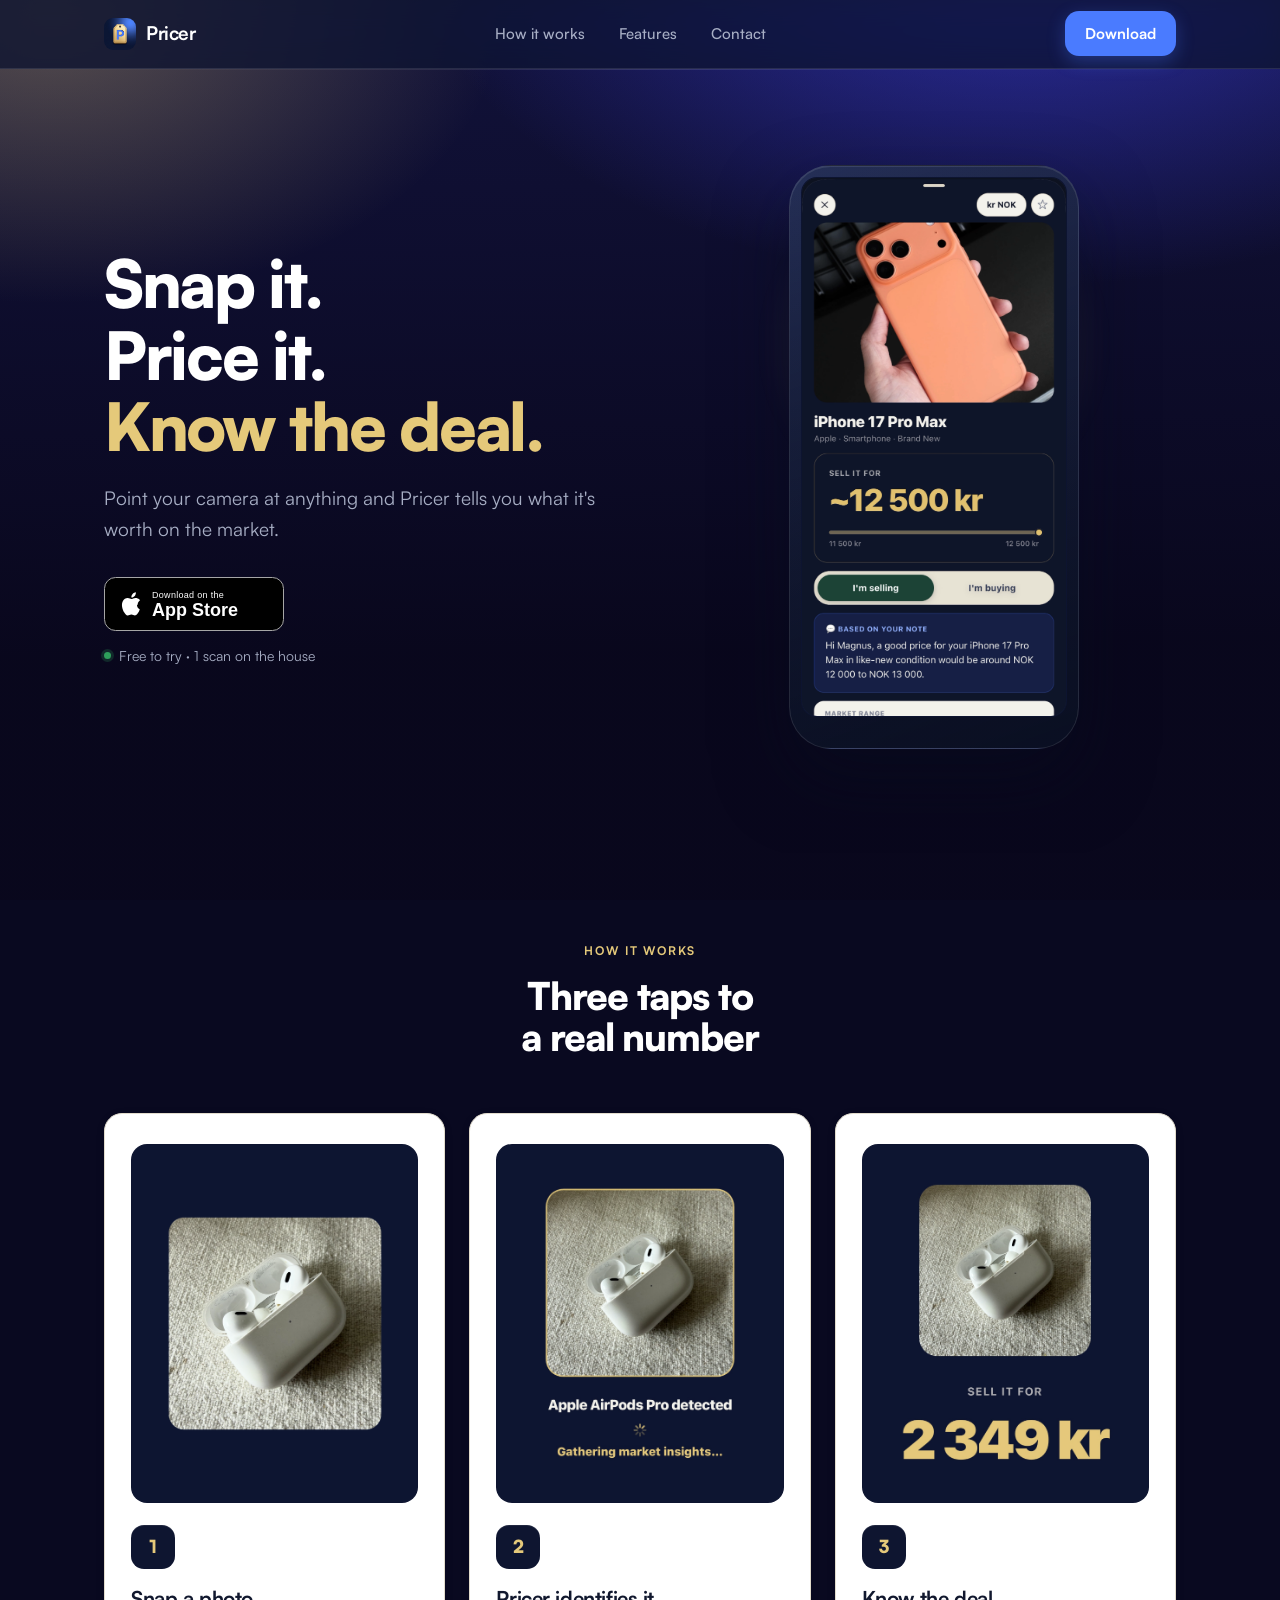
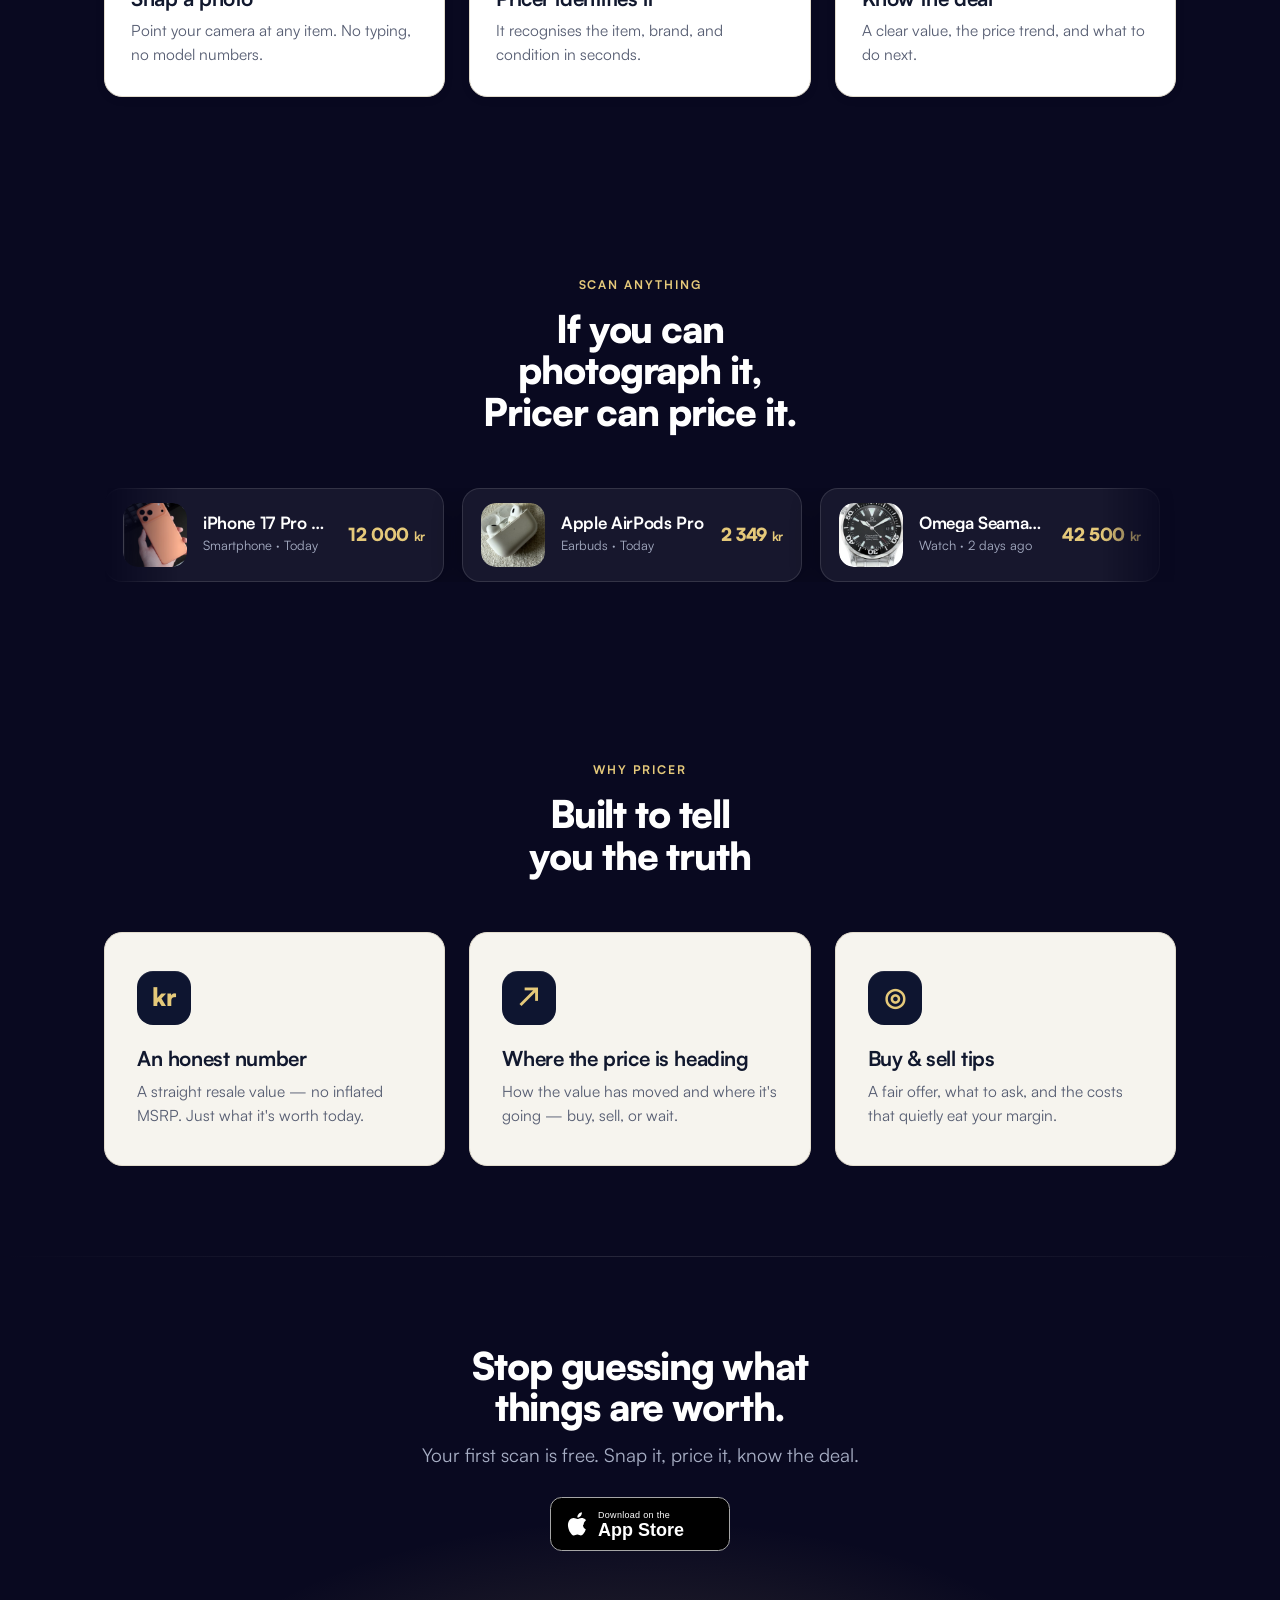
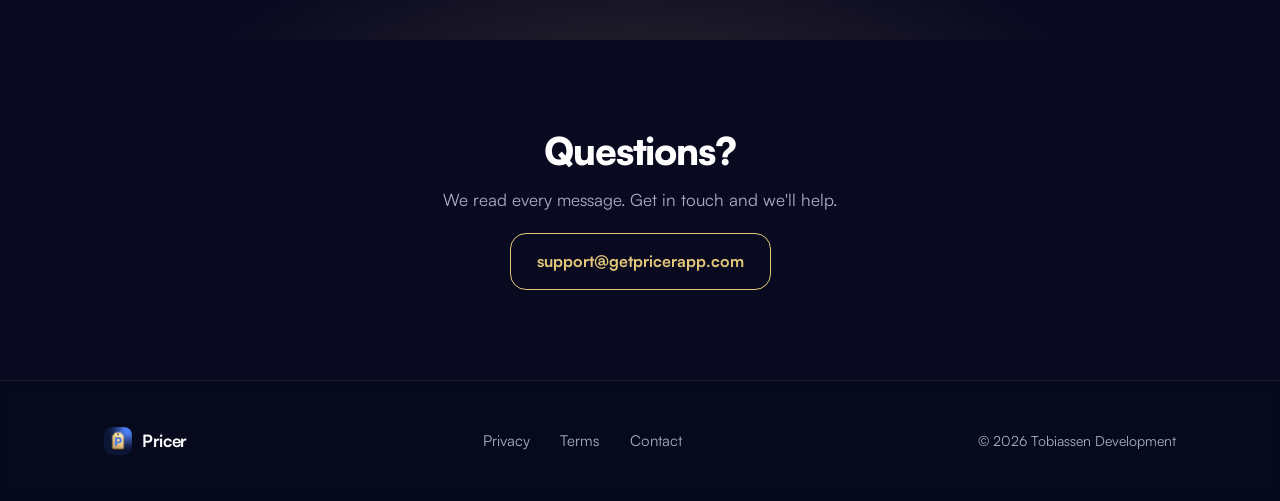
<file: index.html>
<!DOCTYPE html>
<html lang="en">
<head>
  <meta charset="utf-8">
  <meta name="viewport" content="width=device-width, initial-scale=1">
  <title>Pricer — Know the deal.</title>
  <meta name="description" content="Photograph any item and get an instant AI second-hand valuation: what it's worth to buy or sell, price history, and future estimates. Snap it. Price it. Know the deal.">
  <link rel="icon" type="image/png" href="assets/icon.png">

  <meta property="og:title" content="Pricer — Know the deal.">
  <meta property="og:description" content="Snap a photo of any item and get an instant second-hand value — buy, sell, and know what it's really worth.">
  <meta property="og:type" content="website">
  <meta property="og:url" content="https://getpricerapp.com">
  <!-- PLACEHOLDER: add a 1200×630 social card at assets/og-card.png -->
  <meta property="og:image" content="https://getpricerapp.com/assets/og-card.png">

  <link rel="stylesheet" href="styles.css">
</head>
<body>

  <a href="#main" class="skip-link">Skip to content</a>

  <!-- ── Sticky nav ───────────────────────────────────────────────────────── -->
  <header class="nav" id="top">
    <div class="container nav-inner">
      <a href="#top" class="brand">
        <img src="assets/logo-mark.png" alt="Pricer">
        <span class="brand-name">Pricer</span>
      </a>
      <nav class="nav-links">
        <a href="#how">How it works</a>
        <a href="#features">Features</a>
        <a href="#contact">Contact</a>
      </nav>
      <a href="https://apps.apple.com/app/pricer-pris-og-verdi/id6774167590" class="btn btn-primary btn-sm">Download</a>
    </div>
  </header>

  <main id="main">

  <!-- ── Hero ─────────────────────────────────────────────────────────────── -->
  <section class="hero">
    <div class="container hero-inner">
      <div class="hero-copy">
        <h1 class="hero-title">Snap it.<br>Price it.<br><span class="accent">Know the deal.</span></h1>
        <p class="hero-pitch">
          Point your camera at anything and Pricer tells you what it's worth on the market.
        </p>
        <div class="hero-cta">
          <a href="https://apps.apple.com/app/pricer-pris-og-verdi/id6774167590" class="badge-link" aria-label="Download on the App Store">
            <img src="assets/app-store-badge.svg" alt="Download on the App Store" class="store-badge">
          </a>
          <p class="hero-note">Free to try · 1 scan on the house</p>
        </div>
      </div>

      <!-- Real app screenshot — ResultsScreen (status bar cropped in CSS) -->
      <div class="hero-art">
        <div class="phone">
          <div class="phone-screen shot">
            <img src="assets/hero-results.png" alt="Pricer valuing an iPhone 17 Pro Max — sell it for about 12 500 kr, with price range and where the value is heading">
          </div>
        </div>
      </div>
    </div>
  </section>

  <!-- ── How it works ─────────────────────────────────────────────────────── -->
  <section class="how" id="how">
    <div class="container">
      <div class="section-head">
        <span class="section-kicker">How it works</span>
        <h2 class="section-title">Three taps to a real number</h2>
      </div>
      <div class="steps">
        <div class="step">
          <div class="shot"><img src="assets/how-1.jpg" alt="Pricer reading a photo of AirPods Pro: detecting item" loading="lazy"></div>
          <span class="step-num">1</span>
          <h3>Snap a photo</h3>
          <p>Point your camera at any item. No typing, no model numbers.</p>
        </div>
        <div class="step">
          <div class="shot"><img src="assets/how-2.jpg" alt="Pricer recognising AirPods Pro and gathering market insights" loading="lazy"></div>
          <span class="step-num">2</span>
          <h3>Pricer identifies it</h3>
          <p>It recognises the item, brand, and condition in seconds.</p>
        </div>
        <div class="step">
          <div class="shot"><img src="assets/how-3.jpg" alt="Pricer result: sell the AirPods Pro for 2 349 kr" loading="lazy"></div>
          <span class="step-num">3</span>
          <h3>Know the deal</h3>
          <p>A clear value, the price trend, and what to do next.</p>
        </div>
      </div>
    </div>
  </section>

  <!-- ── Scan anything (interactive showcase) ─────────────────────────────── -->
  <section class="showcase" id="showcase">
    <div class="container">
      <div class="section-head">
        <span class="section-kicker">Scan anything</span>
        <h2 class="section-title">If you can photograph it, Pricer can price it.</h2>
      </div>
      <!-- JS fills .showcase-stage based on the controls (layout + style) -->
      <div class="showcase-stage" data-layout="marquee" data-style="glass"></div>
    </div>
  </section>

  <!-- ── Feature cards ────────────────────────────────────────────────────── -->
  <section class="features" id="features">
    <div class="container">
      <div class="section-head">
        <span class="section-kicker">Why Pricer</span>
        <h2 class="section-title">Built to tell you the truth</h2>
      </div>
      <div class="cards">
        <div class="card">
          <div class="card-tag">kr</div>
          <h3>An honest number</h3>
          <p>A straight resale value — no inflated MSRP. Just what it's worth today.</p>
        </div>
        <div class="card">
          <div class="card-tag">↗</div>
          <h3>Where the price is heading</h3>
          <p>How the value has moved and where it's going — buy, sell, or wait.</p>
        </div>
        <div class="card">
          <div class="card-tag">◎</div>
          <h3>Buy &amp; sell tips</h3>
          <p>A fair offer, what to ask, and the costs that quietly eat your margin.</p>
        </div>
      </div>
    </div>
  </section>

  <!-- ── Reviews (BUILT BUT HIDDEN — no fake reviews; unhide once real ones exist) ── -->
  <section class="reviews" id="reviews" hidden>
    <div class="container">
      <h2 class="section-title">What people say</h2>
      <div class="cards">
        <div class="card review"><div class="stars">★★★★★</div><p class="quote">PLACEHOLDER — real review text.</p><p class="reviewer">— Reviewer, App Store</p></div>
        <div class="card review"><div class="stars">★★★★★</div><p class="quote">PLACEHOLDER — real review text.</p><p class="reviewer">— Reviewer, App Store</p></div>
        <div class="card review"><div class="stars">★★★★★</div><p class="quote">PLACEHOLDER — real review text.</p><p class="reviewer">— Reviewer, App Store</p></div>
      </div>
    </div>
  </section>

  <!-- ── CTA band ─────────────────────────────────────────────────────────── -->
  <section class="cta-band" id="download">
    <div class="container cta-inner">
      <h2>Stop guessing what things are worth.</h2>
      <p>Your first scan is free. Snap it, price it, know the deal.</p>
      <a href="https://apps.apple.com/app/pricer-pris-og-verdi/id6774167590" class="badge-link" aria-label="Download on the App Store">
        <img src="assets/app-store-badge.svg" alt="Download on the App Store" class="store-badge">
      </a>
    </div>
  </section>

  <!-- ── Contact ──────────────────────────────────────────────────────────── -->
  <section class="contact" id="contact">
    <div class="container contact-inner">
      <h2 class="section-title">Questions?</h2>
      <p>We read every message. Get in touch and we'll help.</p>
      <a href="mailto:support@getpricerapp.com" class="btn btn-outline">support@getpricerapp.com</a>
    </div>
  </section>

  </main>

  <!-- ── Footer ───────────────────────────────────────────────────────────── -->
  <footer class="footer">
    <div class="container footer-inner">
      <div class="footer-brand">
        <img src="assets/logo-mark.png" alt="Pricer">
        <span class="brand-name">Pricer</span>
      </div>
      <nav class="footer-links">
        <a href="privacy.html">Privacy</a>
        <a href="terms.html">Terms</a>
        <a href="#contact">Contact</a>
      </nav>
      <p class="copyright">© 2026 Tobiassen Development</p>
    </div>
  </footer>

  <script>
    // Subtle nav elevation once the page leaves the hero — dependency-free.
    (function () {
      var nav = document.querySelector('.nav');
      if (!nav) return;
      var ticking = false;
      function update() {
        nav.classList.toggle('scrolled', window.scrollY > 24);
        ticking = false;
      }
      window.addEventListener('scroll', function () {
        if (!ticking) { ticking = true; requestAnimationFrame(update); }
      }, { passive: true });
      update();
    })();
  </script>

  <script>
    // ── "Scan anything" showcase — renders the item cards into the marquee.
    (function () {
      var stage = document.querySelector('.showcase-stage');
      if (!stage) return;

      var ITEMS = [
        { img: 'assets/item-iphone.png',  title: 'iPhone 17 Pro Max',     cat: 'Smartphone',       time: 'Today',      price: '12 000' },
        { img: 'assets/item-airpods.png', title: 'Apple AirPods Pro',      cat: 'Earbuds',          time: 'Today',      price: '2 349'  },
        { img: 'assets/item-watch.png',   title: 'Omega Seamaster',       cat: 'Watch',            time: '2 days ago', price: '42 500' },
        { img: 'assets/item-nike.png',    title: 'Nike Air Max 90',       cat: 'Sneakers',         time: '3 days ago', price: '899'    },
        { img: 'assets/item-charger.png', title: 'Zaptec EV Charger',     cat: 'Charging station', time: '2 days ago', price: '5 299'  },
        { img: 'assets/item-camera.png',  title: 'Fujifilm X100V',        cat: 'Camera',           time: '4 days ago', price: '11 900' },
        { img: 'assets/item-art.png',     title: 'The Creation of Adam',  cat: 'Art reproduction', time: '5 days ago', price: '2 099'  },
        { img: 'assets/item-bike.png',    title: 'Vintage Road Bike',     cat: 'Bicycle',          time: '6 days ago', price: '4 500'  }
      ];

      function card(it) {
        return '<article class="sc-card">' +
          '<img class="sc-thumb" src="' + it.img + '" alt="' + it.title + '" loading="lazy">' +
          '<div class="sc-body">' +
            '<h3 class="sc-name">' + it.title + '</h3>' +
            '<p class="sc-meta">' + it.cat + ' · ' + it.time + '</p>' +
          '</div>' +
          '<p class="sc-price">' + it.price + ' <span>kr</span></p>' +
        '</article>';
      }

      // Duplicate the run so the marquee loop is seamless.
      stage.innerHTML = '<div class="sc-track">' + ITEMS.concat(ITEMS).map(card).join('') + '</div>';
    })();
  </script>

  <script>
    // ── "How it works" auto-advancing carousel — mobile only (desktop stays a 3-up grid).
    (function () {
      var steps = document.querySelector('.steps');
      if (!steps) return;
      var mqMobile = window.matchMedia('(max-width: 900px)');
      var mqReduce = window.matchMedia('(prefers-reduced-motion: reduce)');
      var timer = null, idx = 0, resumeT = null;

      function cards() { return steps.querySelectorAll('.step'); }

      function goTo(i) {
        var c = cards(); if (!c.length) return;
        idx = (i + c.length) % c.length;
        var card = c[idx];
        var crect = steps.getBoundingClientRect();
        var trect = card.getBoundingClientRect();
        var delta = (trect.left - crect.left) - (steps.clientWidth - card.clientWidth) / 2;
        steps.scrollBy({ left: delta, behavior: 'smooth' });
      }

      function start() {
        stop();
        if (mqMobile.matches && !mqReduce.matches) timer = setInterval(function () { goTo(idx + 1); }, 3500);
      }
      function stop() { if (timer) { clearInterval(timer); timer = null; } }

      // Pause while the user is swiping, resume a few seconds after they let go.
      steps.addEventListener('pointerdown', function () { stop(); clearTimeout(resumeT); }, { passive: true });
      function resume() { clearTimeout(resumeT); resumeT = setTimeout(start, 4500); }
      steps.addEventListener('pointerup', resume, { passive: true });
      steps.addEventListener('touchend', resume, { passive: true });

      mqMobile.addEventListener('change', function () { idx = 0; start(); });
      start();
    })();
  </script>

</body>
</html>
</file>
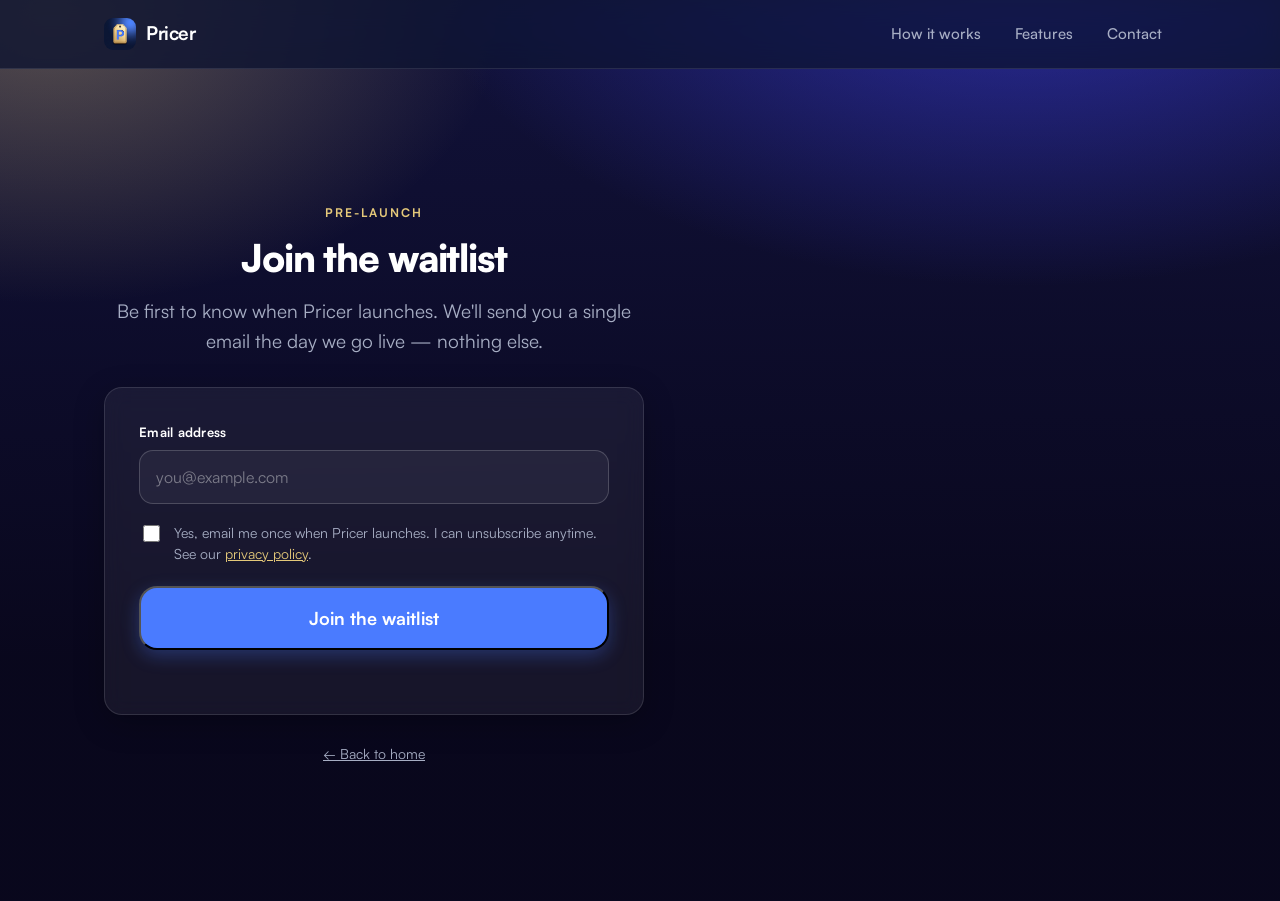
<file: waitlist/index.html>
<!DOCTYPE html>
<html lang="en">
<head>
  <meta charset="utf-8">
  <meta name="viewport" content="width=device-width, initial-scale=1">
  <title>Join the waitlist — Pricer</title>
  <meta name="description" content="Be first to know when Pricer launches. Snap a photo of any item and get an instant second-hand value. One email when we go live.">
  <link rel="icon" type="image/png" href="/assets/icon.png">

  <meta property="og:title" content="Join the Pricer waitlist">
  <meta property="og:description" content="Be first to know when Pricer launches — snap a photo, know what anything is worth.">
  <meta property="og:type" content="website">
  <meta property="og:url" content="https://getpricerapp.com/waitlist">
  <meta property="og:image" content="https://getpricerapp.com/assets/og-card.png">

  <link rel="stylesheet" href="/styles.css">
  <style>
    /* ── Signup / waitlist page (on-domain Mailchimp form) ────────────────── */
    .wl-main { min-height: calc(100vh - 68px); display: flex; align-items: center; justify-content: center; padding: clamp(48px, 8vw, 96px) 0; }
    .wl { width: 100%; max-width: 540px; text-align: center; }
    .wl-pitch { margin: 18px auto 30px; font-size: var(--fs-lead); line-height: 1.6; color: var(--muted-on-dark); max-width: 30em; }
    .wl-card {
      text-align: left;
      background: rgba(255,255,255,0.06);
      border: 1px solid rgba(255,255,255,0.12);
      backdrop-filter: blur(10px); -webkit-backdrop-filter: blur(10px);
      border-radius: 18px; padding: clamp(24px, 4vw, 34px);
      box-shadow: 0 8px 30px rgba(0,0,0,0.25);
    }
    .wl-label { display: block; font-size: 13px; font-weight: 700; letter-spacing: 0.02em; color: #fff; margin-bottom: 8px; }
    .wl-input {
      width: 100%; box-sizing: border-box;
      padding: 15px 16px; font-size: 16px; font-family: inherit;
      color: #fff; background: rgba(255,255,255,0.05);
      border: 1px solid rgba(255,255,255,0.18); border-radius: 14px;
    }
    .wl-input::placeholder { color: rgba(255,255,255,0.40); }
    .wl-input:focus { outline: none; border-color: var(--blue); box-shadow: var(--ring); }
    .wl-consent { display: flex; align-items: flex-start; gap: 11px; margin: 18px 0 22px; font-size: 14px; line-height: 1.5; color: var(--muted-on-dark); }
    .wl-consent input { margin-top: 3px; width: 17px; height: 17px; flex: none; accent-color: var(--blue); }
    .wl-consent a { color: var(--gold); }
    .wl-submit { width: 100%; justify-content: center; }
    .wl-status { margin: 16px 2px 0; font-size: 14.5px; line-height: 1.5; min-height: 1em; }
    .wl-status.err { color: #FF9B9B; }
    .wl-status.ok  { color: var(--green); }
    /* Honeypot — keep off-screen, never shown to humans */
    .wl-hp { position: absolute; left: -5000px; }
    .wl-done { text-align: center; }
    .wl-done h2 { color: #fff; font-size: var(--fs-h2); font-weight: 900; margin: 0 0 10px; }
    .wl-done p { color: var(--muted-on-dark); font-size: var(--fs-lead); margin: 0; }
    .wl-back { display: inline-block; margin-top: 28px; font-size: 14px; color: var(--muted-on-dark); }
    .wl-back:hover { color: #fff; }
  </style>
</head>
<body>

  <a href="#main" class="skip-link">Skip to content</a>

  <!-- ── Sticky nav ───────────────────────────────────────────────────────── -->
  <header class="nav" id="top">
    <div class="container nav-inner">
      <a href="/" class="brand">
        <img src="/assets/logo-mark.png" alt="Pricer">
        <span class="brand-name">Pricer</span>
      </a>
      <nav class="nav-links">
        <a href="/#how">How it works</a>
        <a href="/#features">Features</a>
        <a href="/#contact">Contact</a>
      </nav>
    </div>
  </header>

  <main id="main" class="wl-main">
    <div class="container">
      <div class="wl">
        <span class="section-kicker">Pre-launch</span>
        <h1 class="section-title">Join the waitlist</h1>
        <p class="wl-pitch">Be first to know when Pricer launches. We'll send you a single email the day we go live — nothing else.</p>

        <div class="wl-card" id="wl-card">
          <form id="wl-form" novalidate>
            <label class="wl-label" for="wl-email">Email address</label>
            <input class="wl-input" type="email" id="wl-email" name="EMAIL" placeholder="you@example.com" autocomplete="email" required>

            <label class="wl-consent">
              <input type="checkbox" id="wl-consent" required>
              <span>Yes, email me once when Pricer launches. I can unsubscribe anytime. See our <a href="/privacy.html">privacy policy</a>.</span>
            </label>

            <!-- Mailchimp anti-bot honeypot — must stay empty -->
            <div class="wl-hp" aria-hidden="true"><input type="text" name="b_323901f917c53002201752ff1_4bcedba502" tabindex="-1" value=""></div>

            <button type="submit" class="btn btn-primary btn-lg wl-submit" id="wl-submit">Join the waitlist</button>
            <p class="wl-status" id="wl-status" role="status" aria-live="polite"></p>
          </form>
        </div>

        <a href="/" class="wl-back">← Back to home</a>
      </div>
    </div>
  </main>

  <script>
    // ── On-domain Mailchimp waitlist submit (JSONP — keeps the visitor on getpricerapp.com)
    (function () {
      var BASE = 'https://tobiassendevelopment.us4.list-manage.com/subscribe/post-json';
      var PARAMS = 'u=323901f917c53002201752ff1&id=4bcedba502&f_id=009e2ee6f0';

      var form    = document.getElementById('wl-form');
      var email   = document.getElementById('wl-email');
      var consent = document.getElementById('wl-consent');
      var btn     = document.getElementById('wl-submit');
      var status  = document.getElementById('wl-status');
      var card    = document.getElementById('wl-card');

      function setStatus(msg, cls) {
        status.textContent = msg || '';
        status.className = 'wl-status' + (cls ? ' ' + cls : '');
      }

      function showSuccess() {
        card.innerHTML =
          '<div class="wl-done">' +
            '<h2>You’re on the list 🎉</h2>' +
            '<p>That’s it — you’re on the Pricer waitlist. We’ll email you the moment the app goes live.</p>' +
          '</div>';
      }

      function jsonp(url, cb) {
        var name = 'mcb_' + (window.__mcb = (window.__mcb || 0) + 1);
        window[name] = function (data) {
          try { cb(data); } finally { delete window[name]; if (s.parentNode) s.parentNode.removeChild(s); }
        };
        var s = document.createElement('script');
        s.src = url + (url.indexOf('?') === -1 ? '?' : '&') + 'c=' + name;
        s.onerror = function () { cb({ result: 'error', msg: 'network' }); if (s.parentNode) s.parentNode.removeChild(s); delete window[name]; };
        document.body.appendChild(s);
      }

      form.addEventListener('submit', function (e) {
        e.preventDefault();
        setStatus('', '');

        if (!email.value || !email.checkValidity()) {
          setStatus('Please enter a valid email address.', 'err');
          email.focus();
          return;
        }
        if (!consent.checked) {
          setStatus('Please tick the box so we can email you at launch.', 'err');
          return;
        }

        btn.disabled = true;
        var original = btn.textContent;
        btn.textContent = 'Joining…';

        var hp = form.querySelector('.wl-hp input');
        var url = BASE + '?' + PARAMS +
          '&EMAIL=' + encodeURIComponent(email.value) +
          '&' + encodeURIComponent(hp.name) + '=';

        jsonp(url, function (data) {
          if (data && data.result === 'success') {
            showSuccess();
            return;
          }
          btn.disabled = false;
          btn.textContent = original;
          var msg = (data && data.msg) ? String(data.msg).replace(/<[^>]*>/g, '') : '';
          if (/already subscribed/i.test(msg)) {
            setStatus('You’re already on the list — we’ll be in touch at launch.', 'ok');
          } else if (msg) {
            setStatus(msg, 'err');
          } else {
            setStatus('Something went wrong. Please try again in a moment.', 'err');
          }
        });
      });
    })();
  </script>

</body>
</html>
</file>
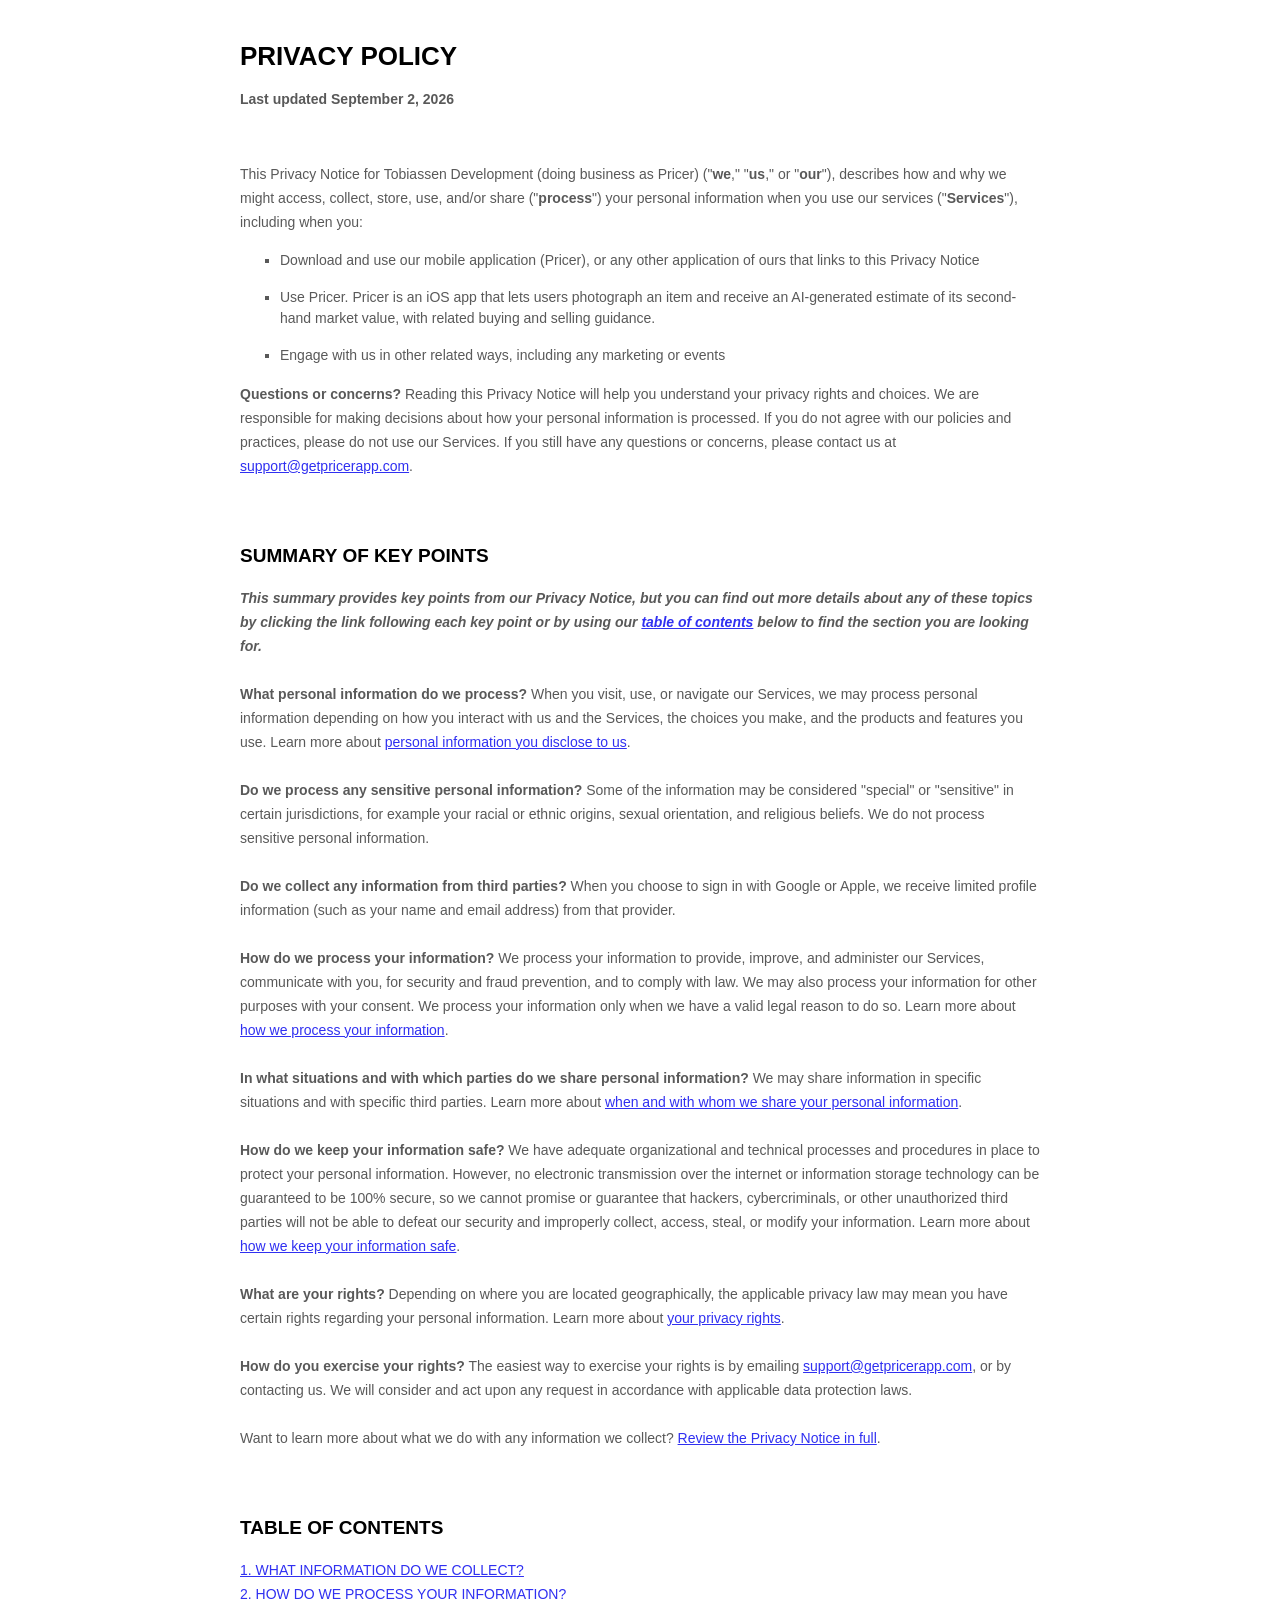
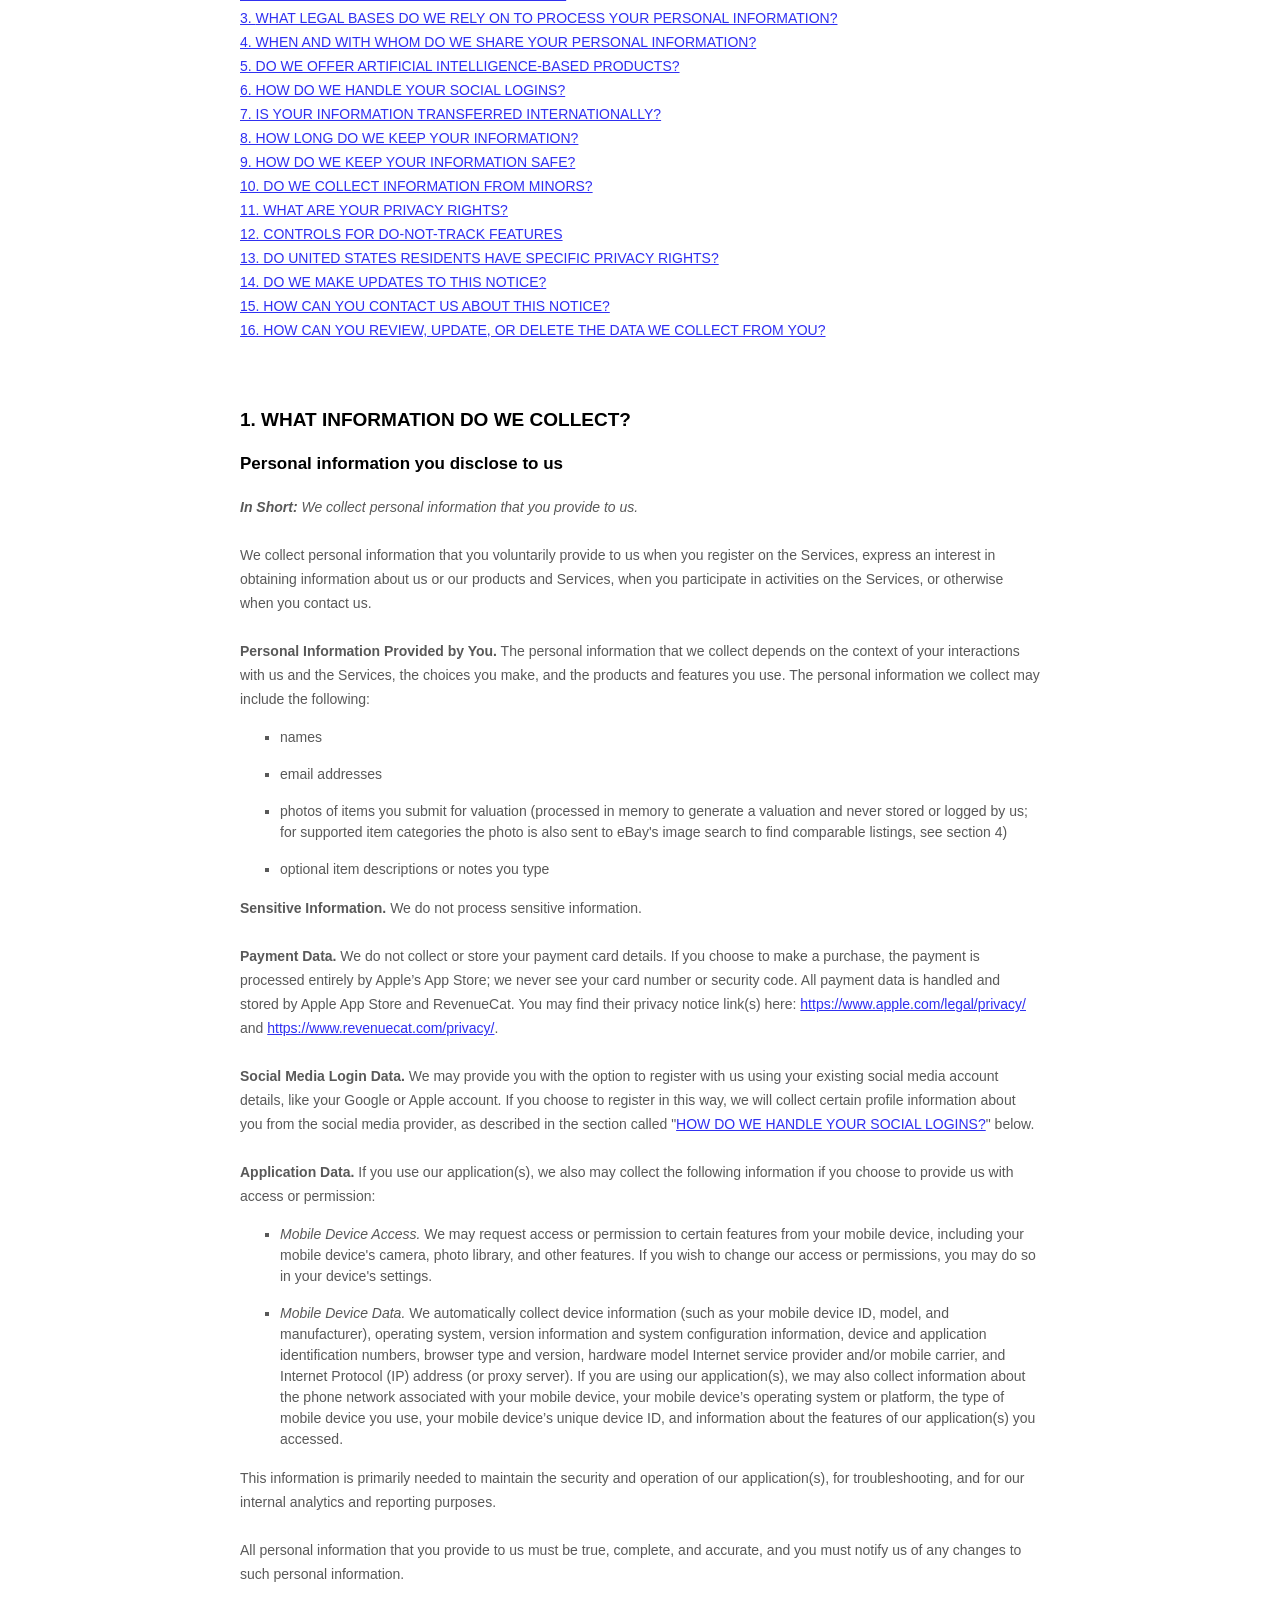
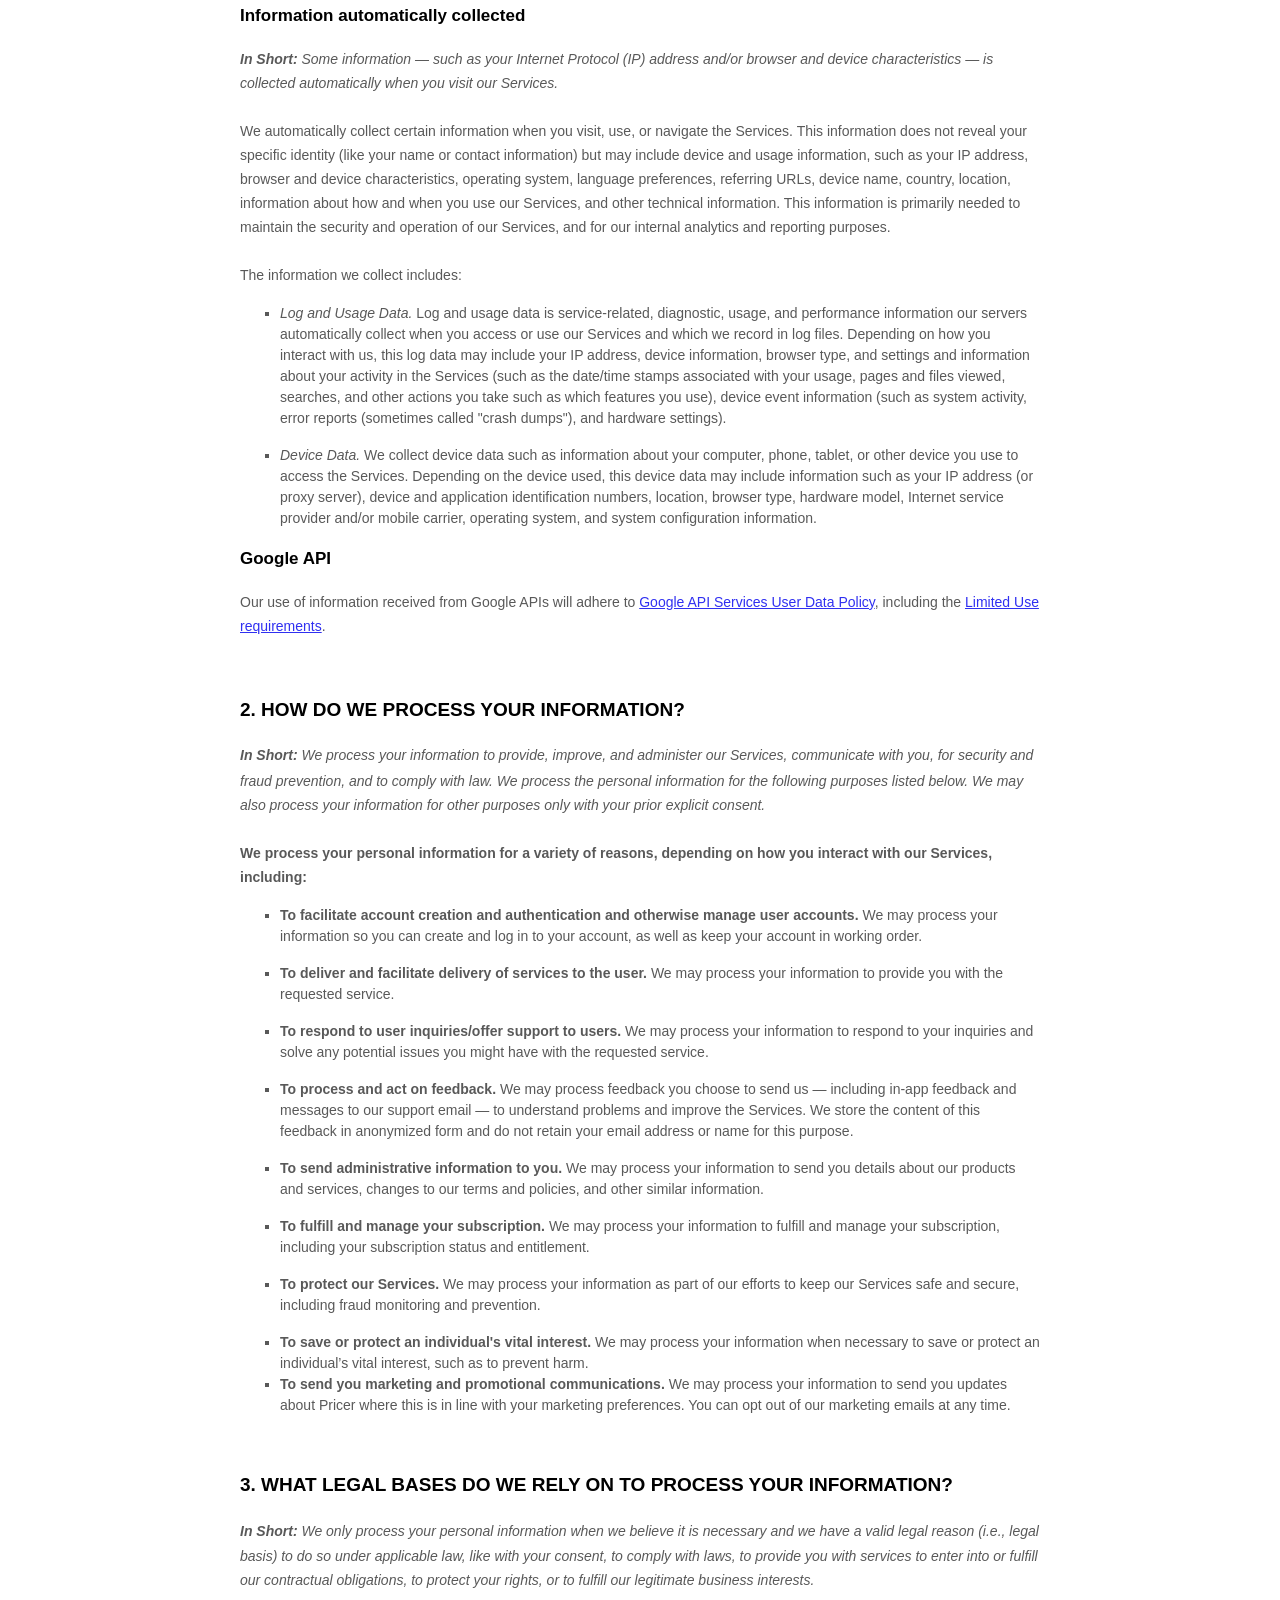
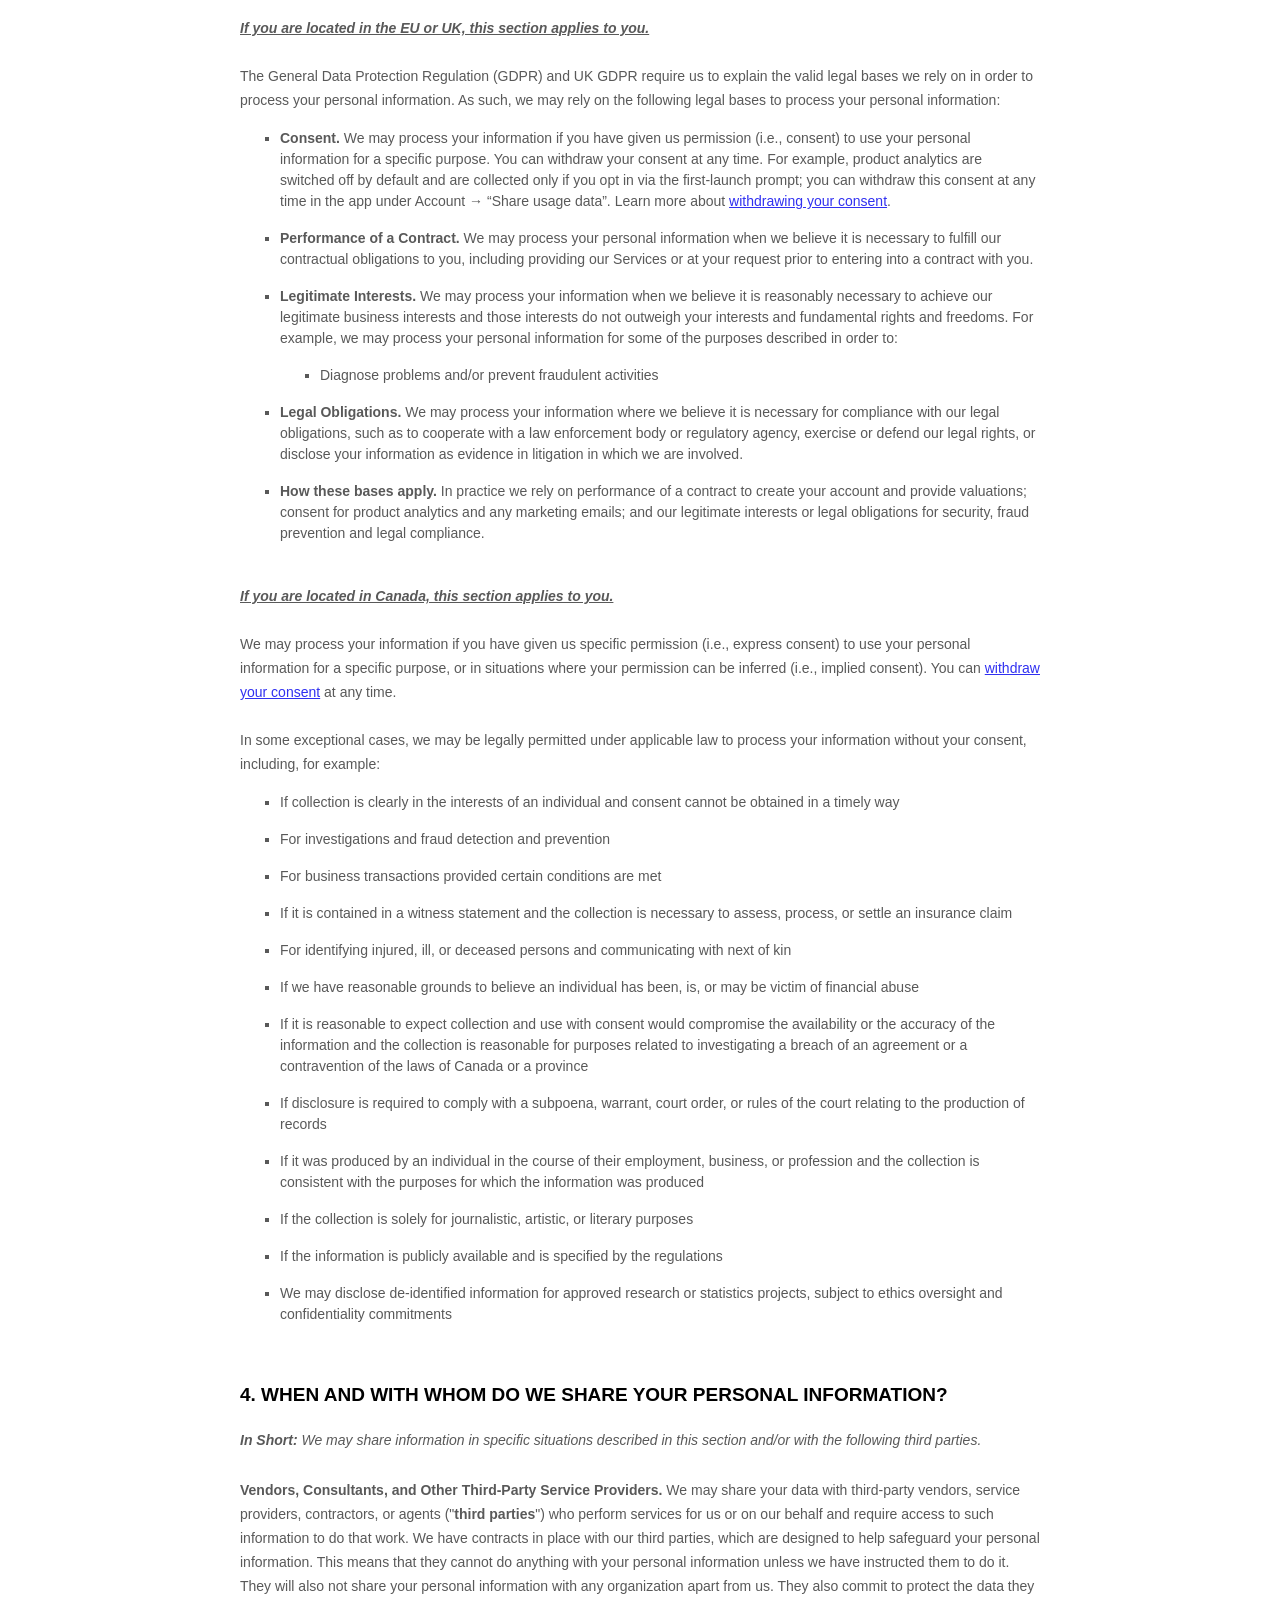
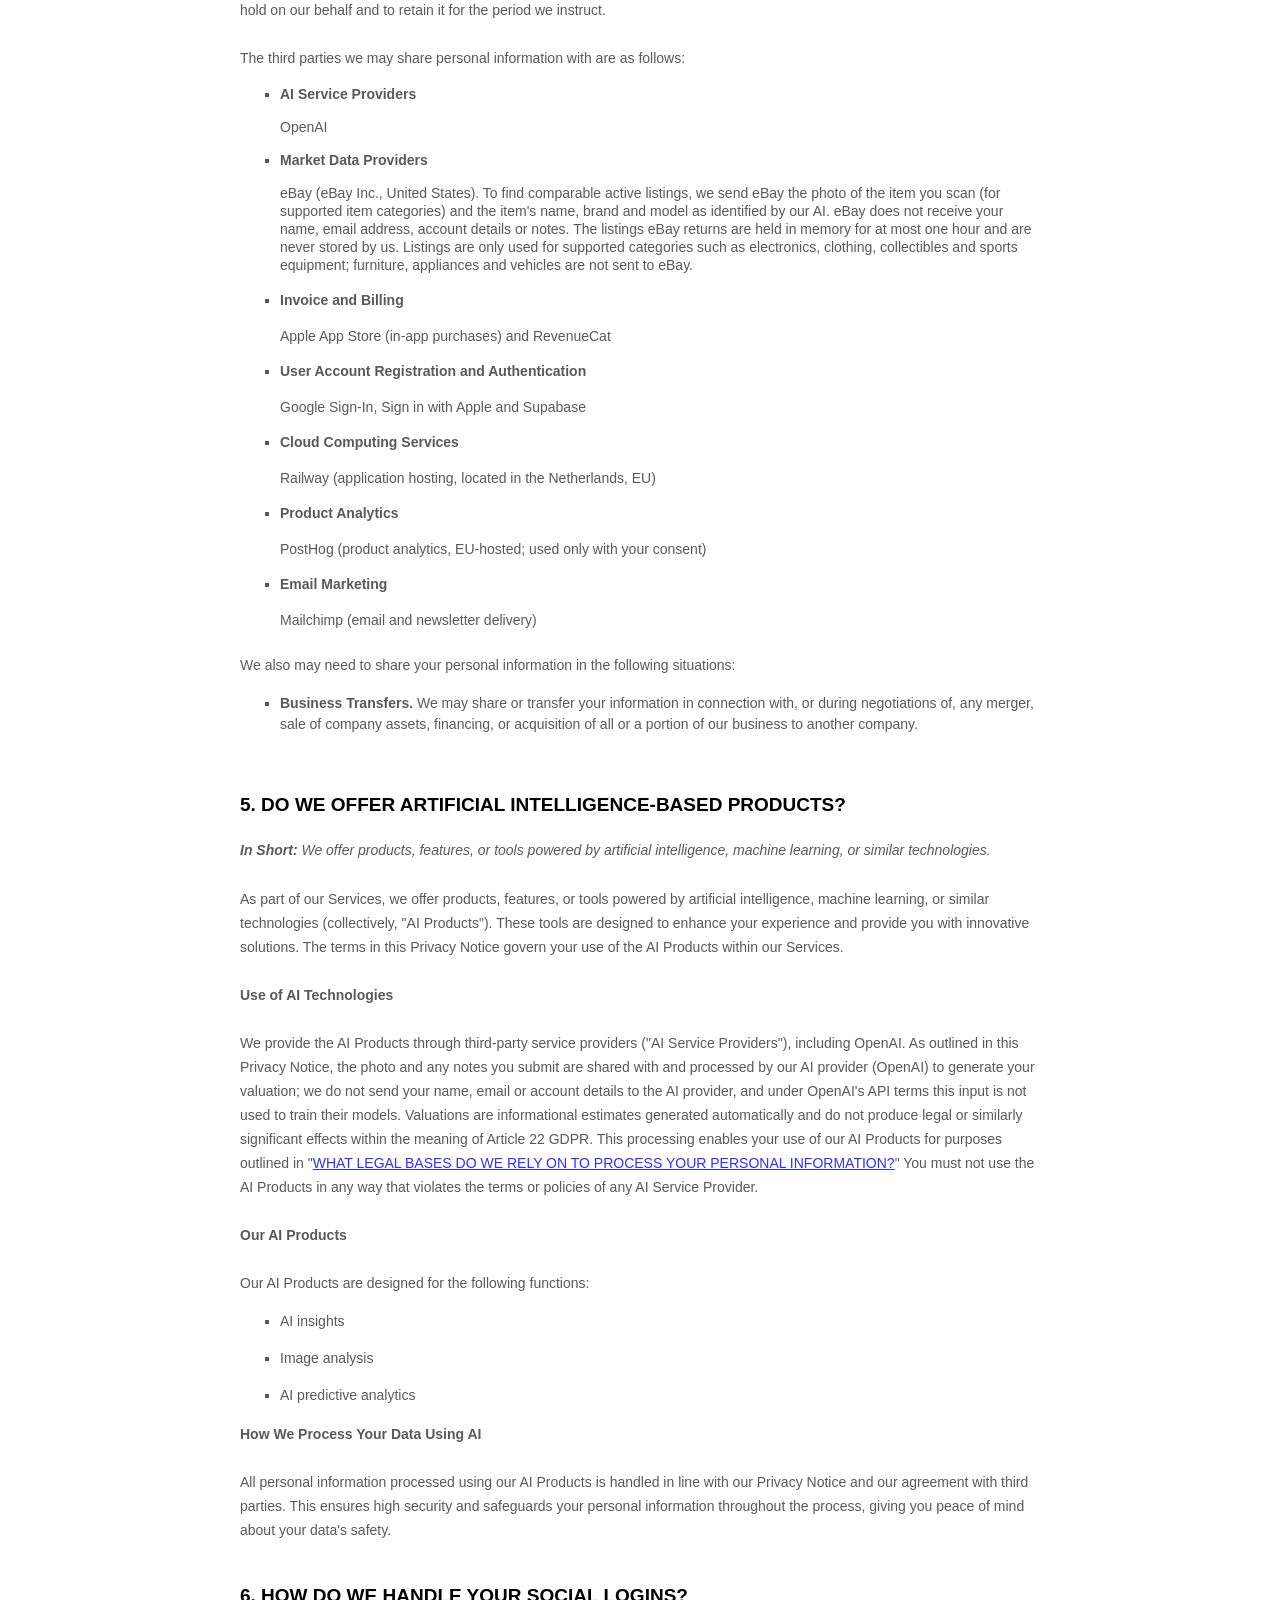
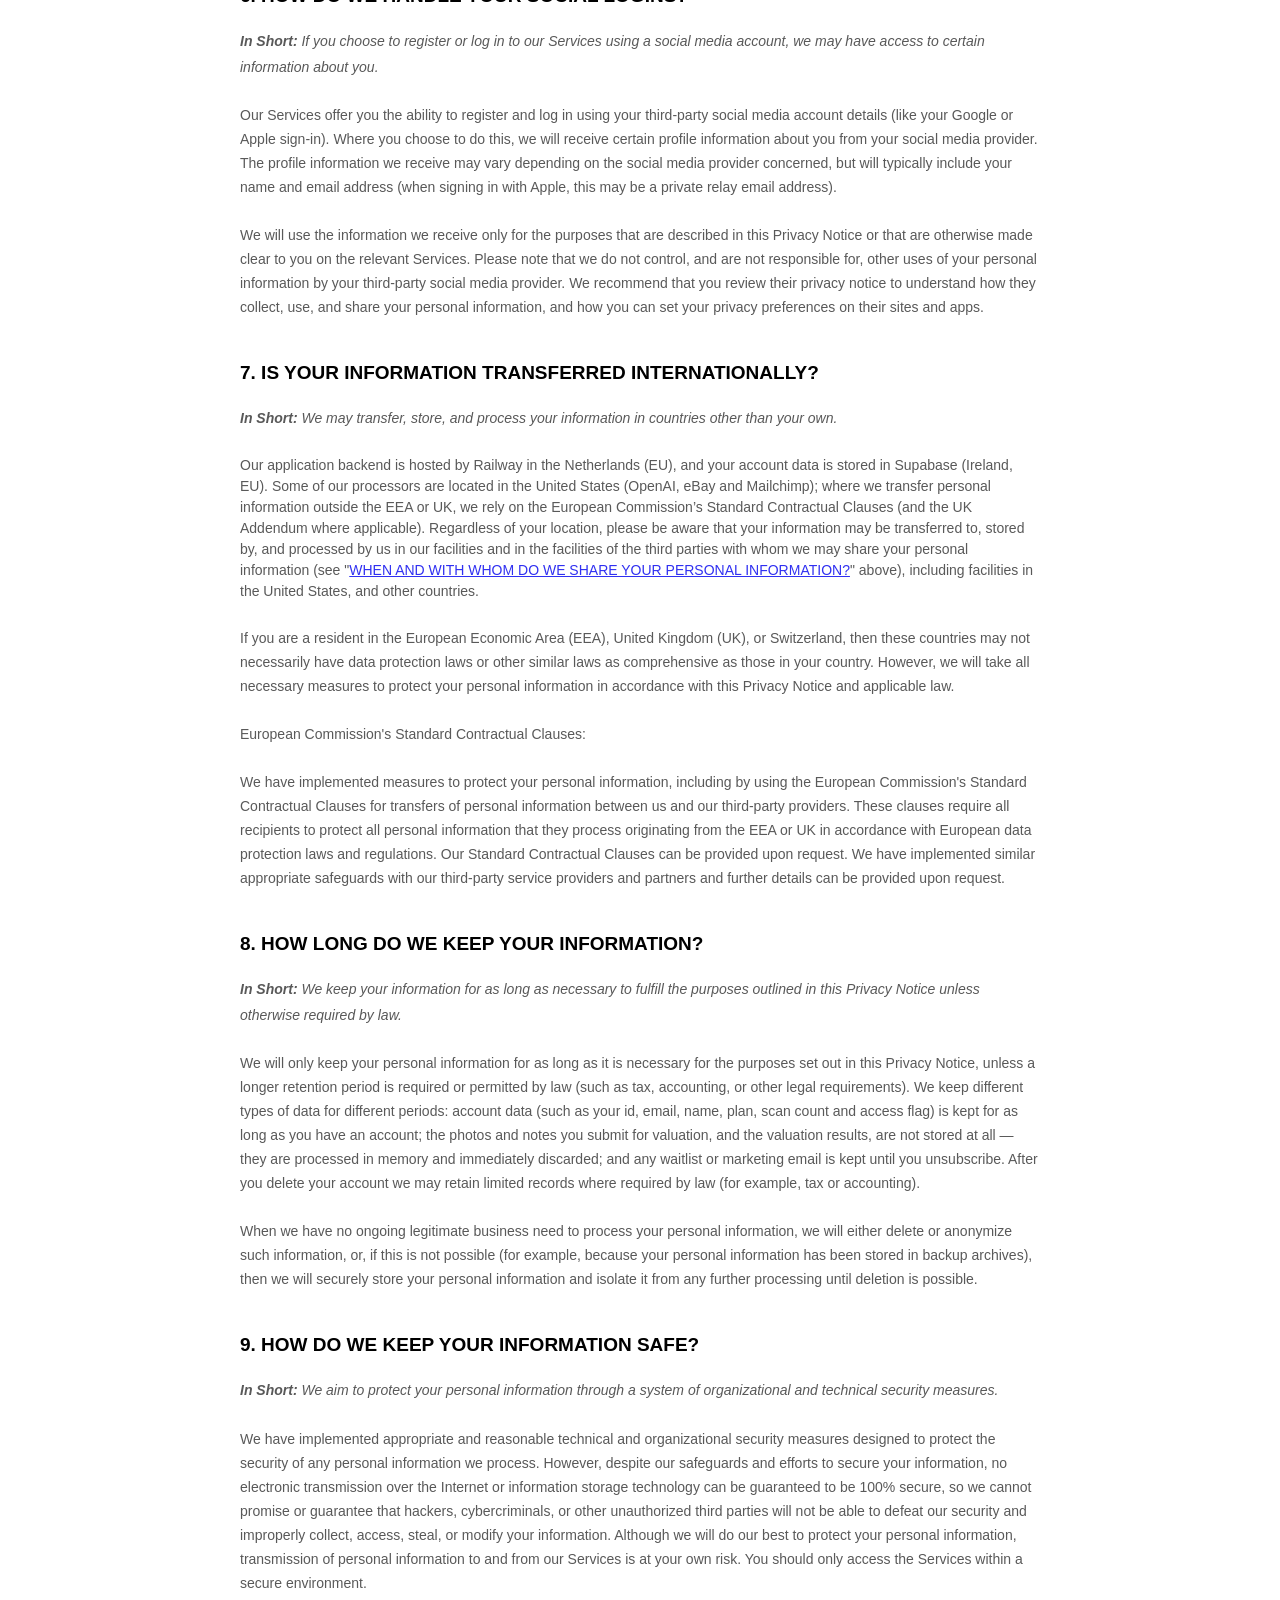
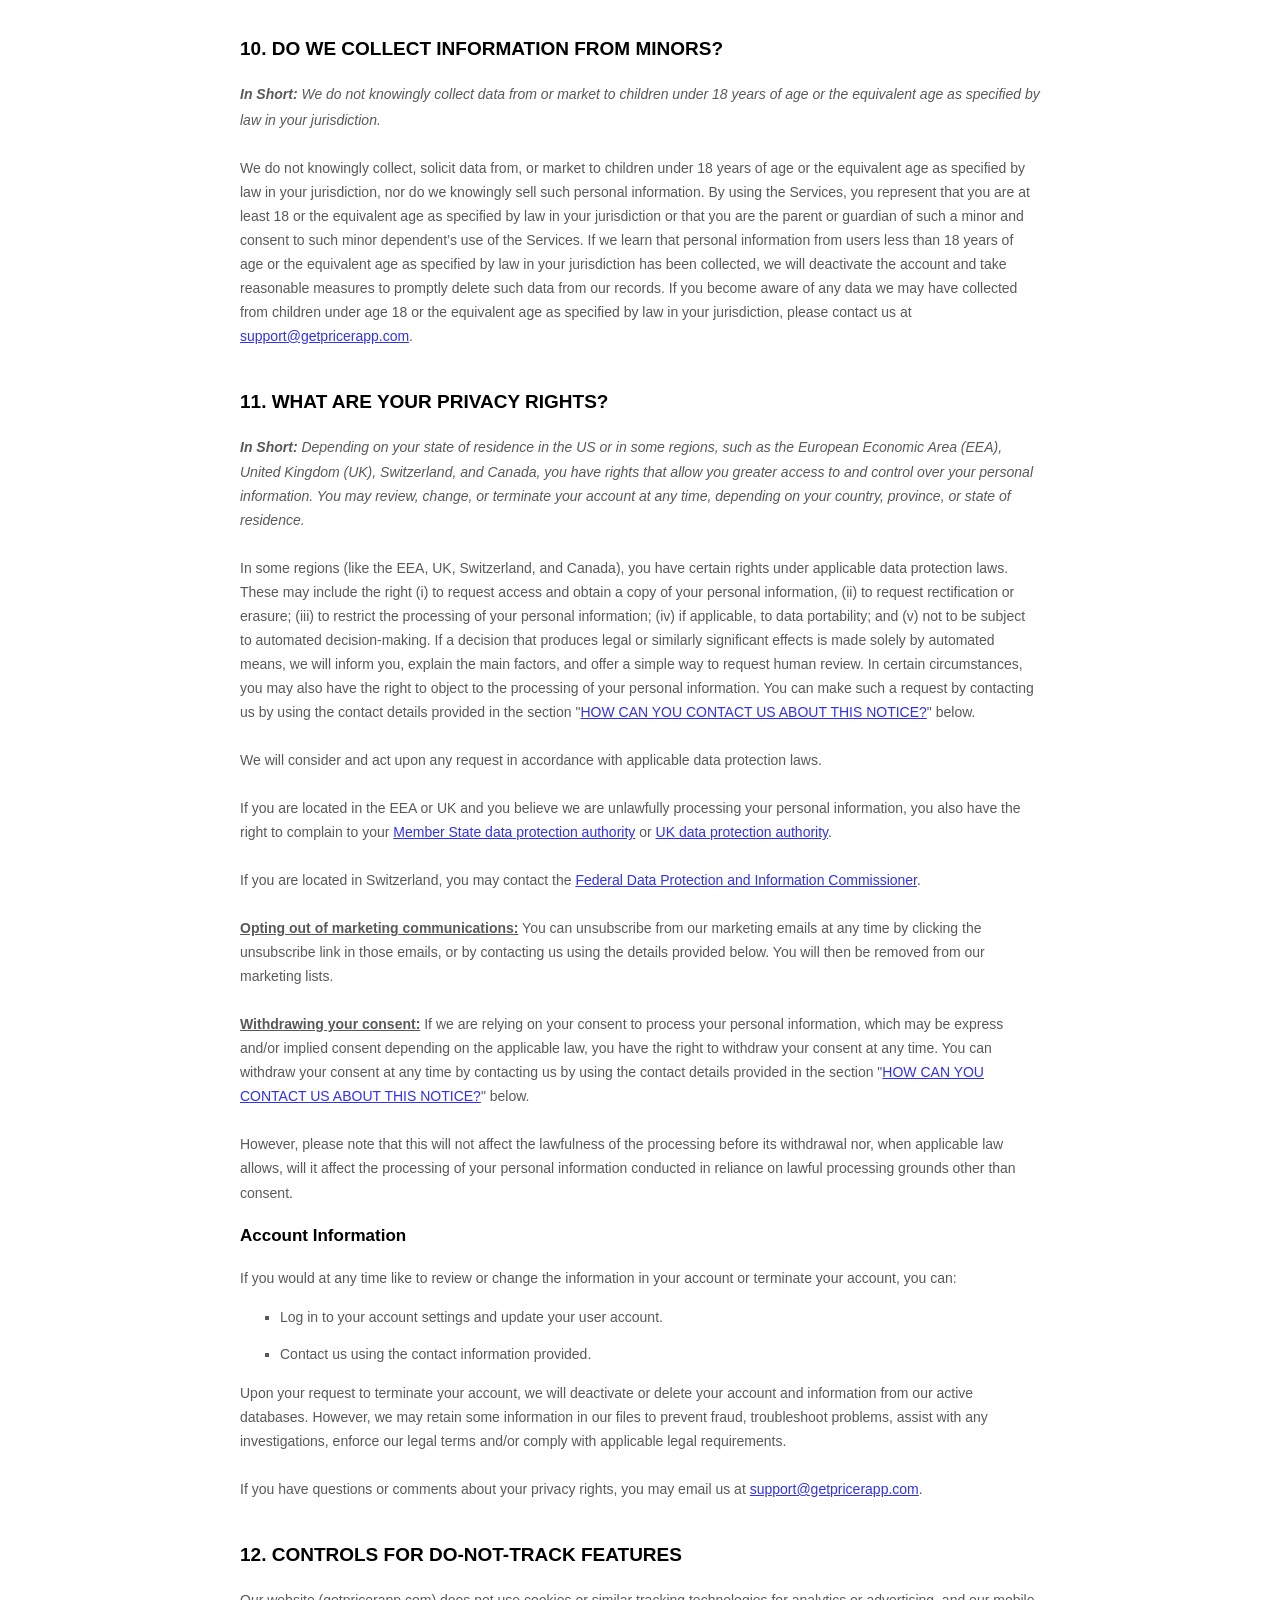
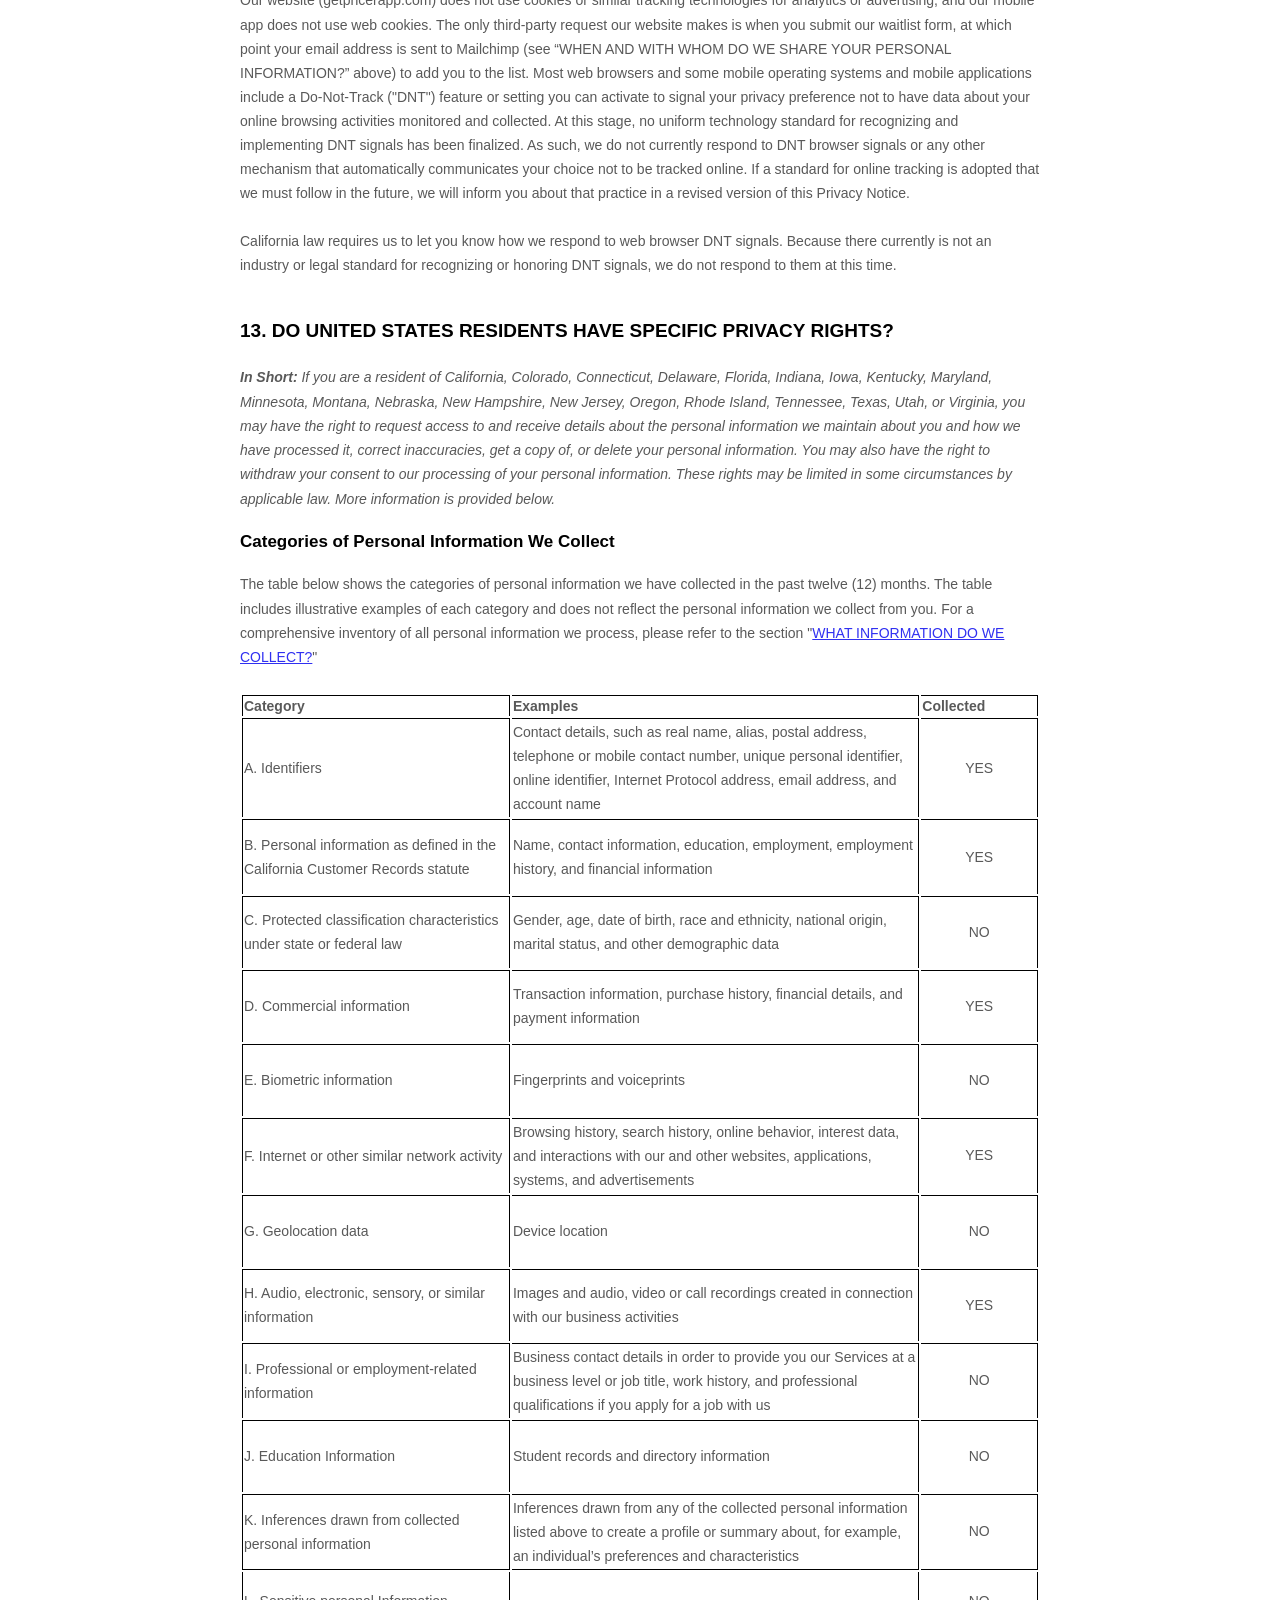
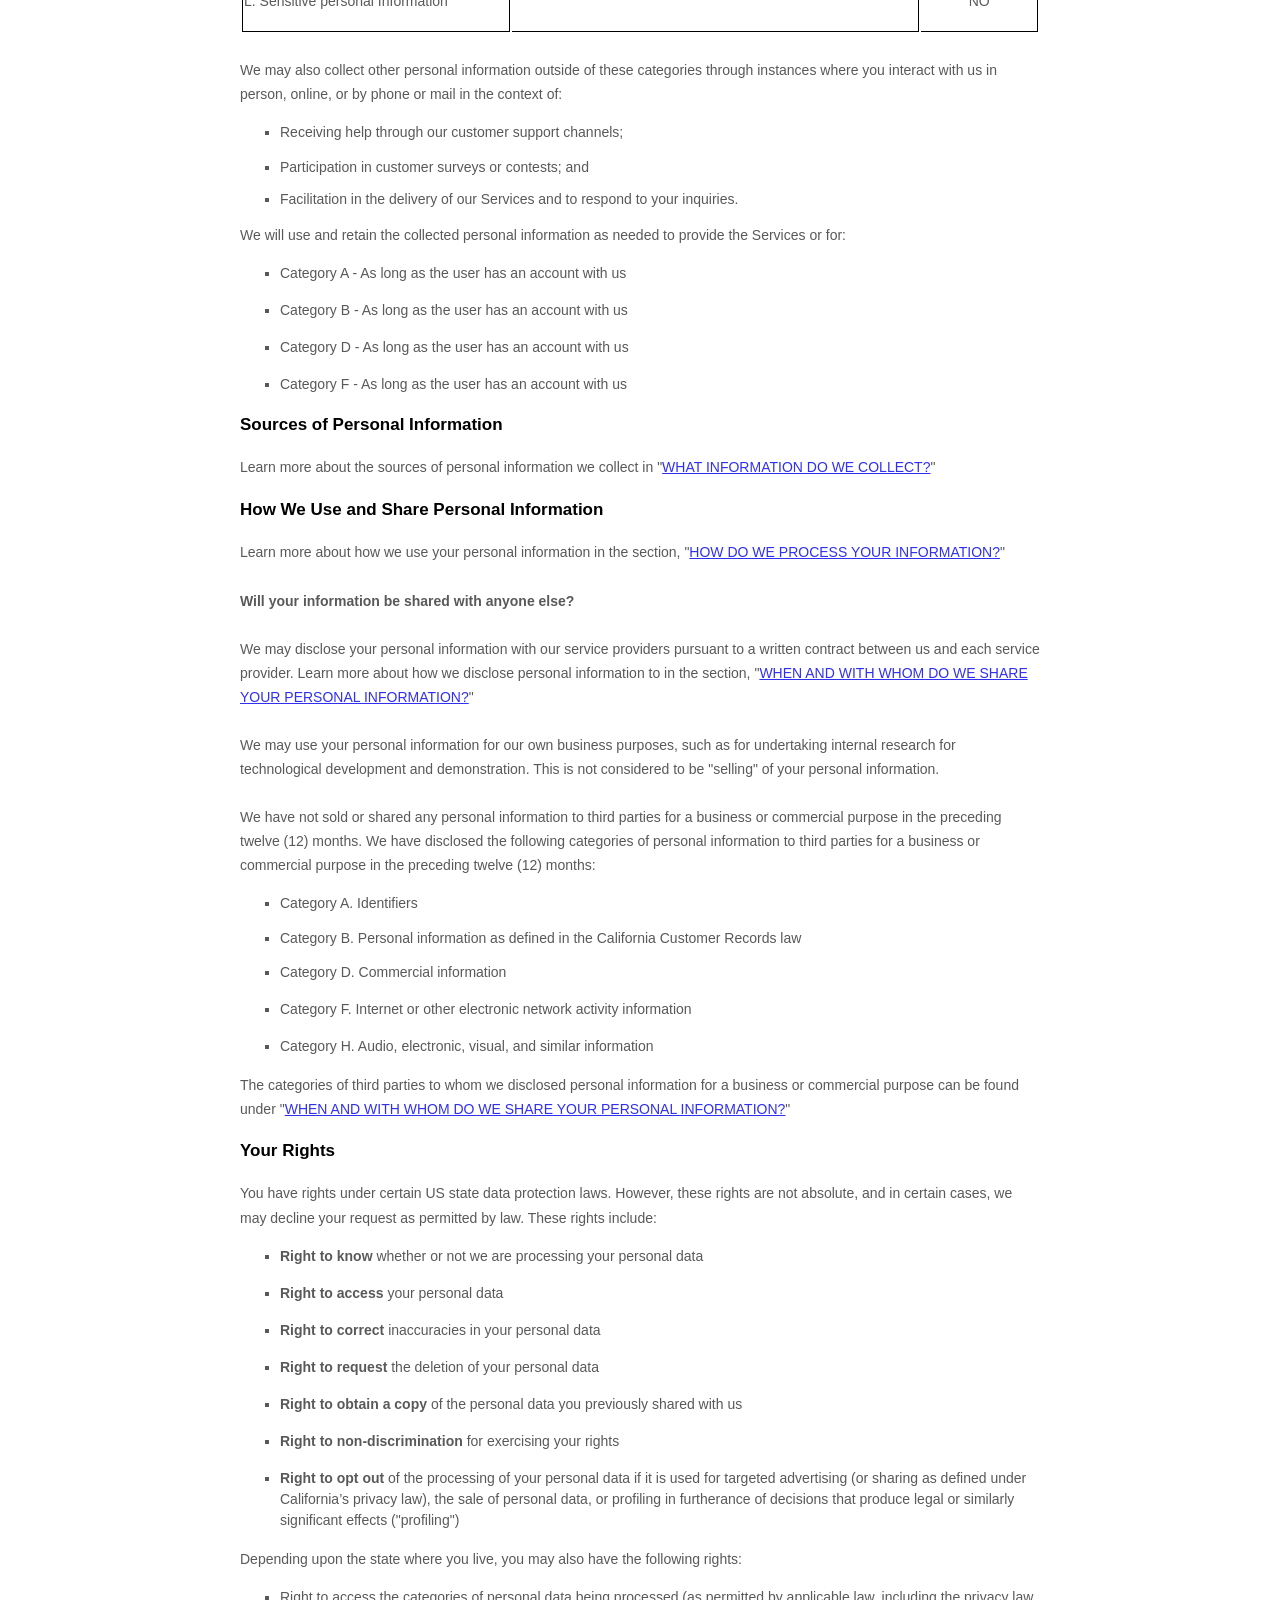
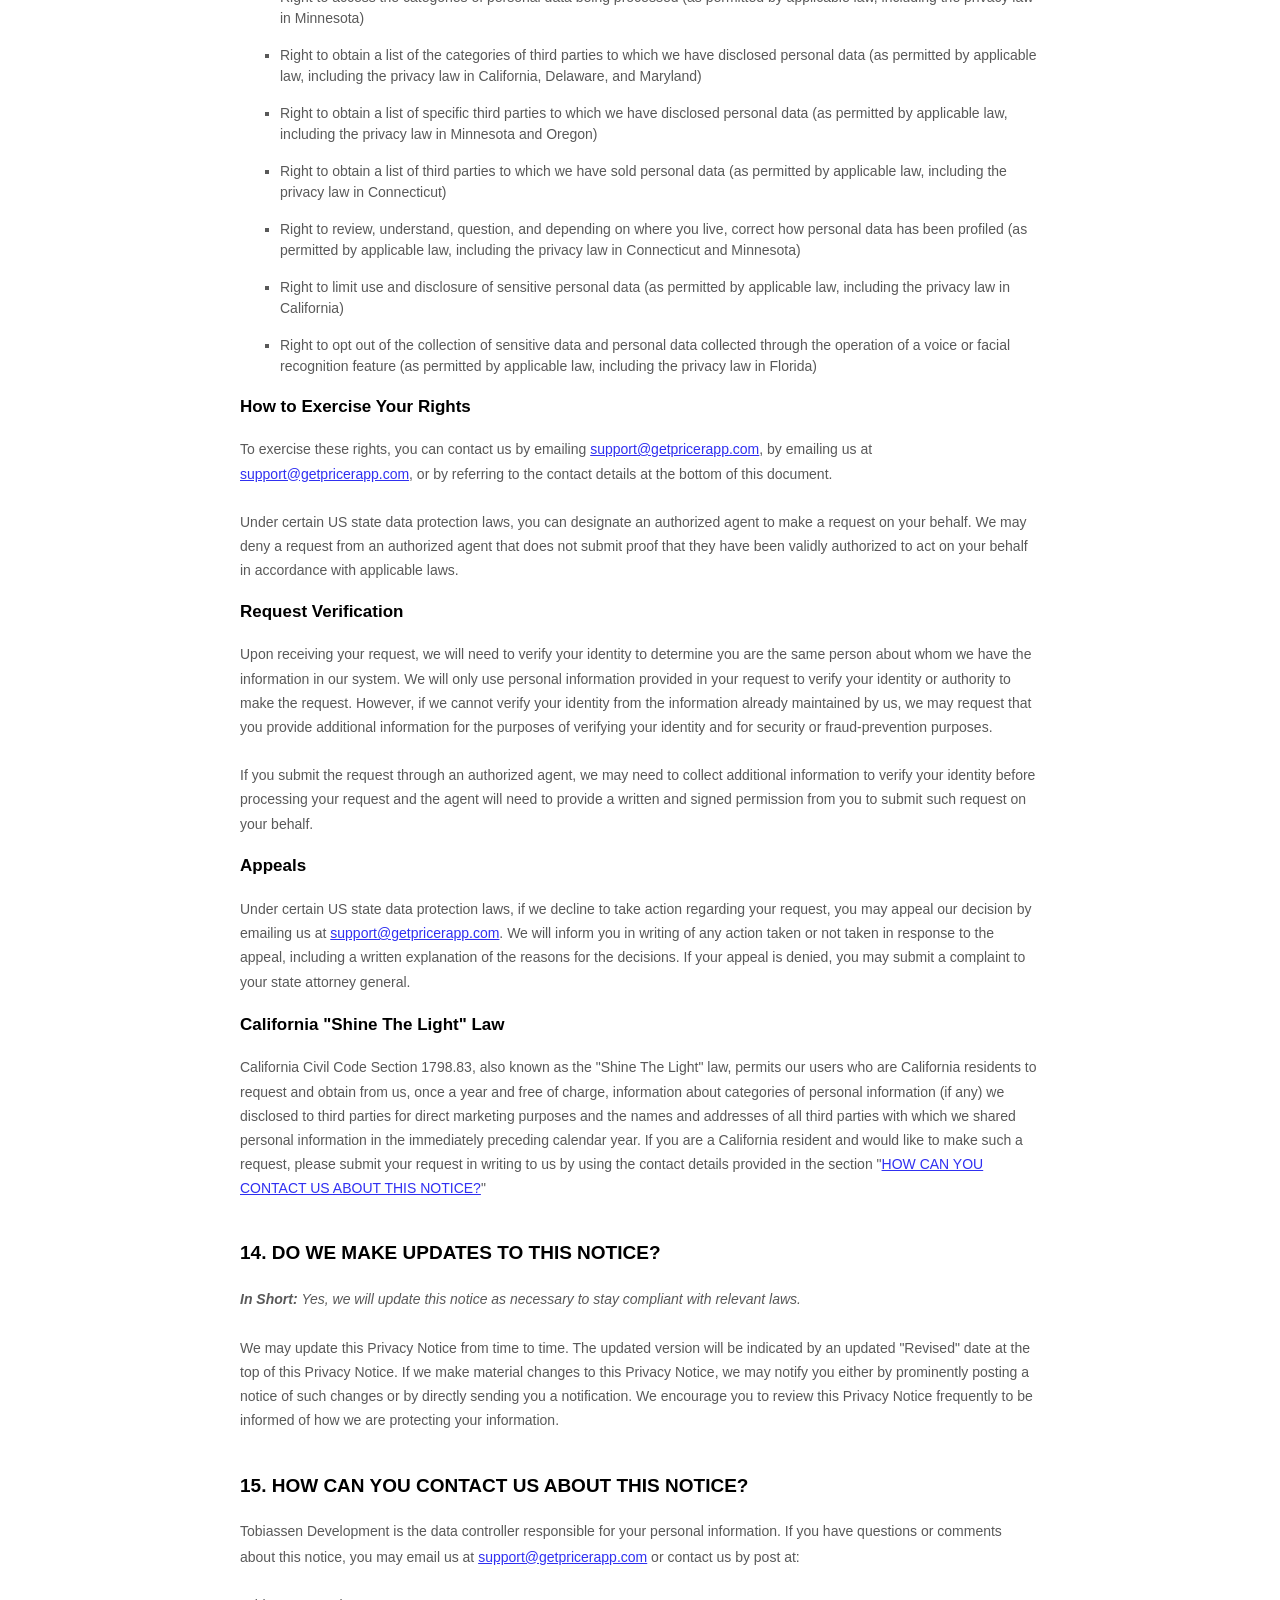
<file: privacy.html>
<!DOCTYPE html>
<html lang="en">
<head>
<meta charset="utf-8">
<meta name="viewport" content="width=device-width, initial-scale=1">
<title>Pricer — Privacy Policy</title>
<style>
  body {
    max-width: 800px;
    margin: 0 auto;
    padding: 24px 16px 64px;
    font-family: Arial, sans-serif;
    background: #ffffff;
  }
</style>
<style>
  [data-custom-class='body'], [data-custom-class='body'] * {
          background: transparent !important;
        }
[data-custom-class='title'], [data-custom-class='title'] * {
          font-family: Arial !important;
font-size: 26px !important;
color: #000000 !important;
        }
[data-custom-class='subtitle'], [data-custom-class='subtitle'] * {
          font-family: Arial !important;
color: #595959 !important;
font-size: 14px !important;
        }
[data-custom-class='heading_1'], [data-custom-class='heading_1'] * {
          font-family: Arial !important;
font-size: 19px !important;
color: #000000 !important;
        }
[data-custom-class='heading_2'], [data-custom-class='heading_2'] * {
          font-family: Arial !important;
font-size: 17px !important;
color: #000000 !important;
        }
[data-custom-class='body_text'], [data-custom-class='body_text'] * {
          color: #595959 !important;
font-size: 14px !important;
font-family: Arial !important;
        }
[data-custom-class='link'], [data-custom-class='link'] * {
          color: #3030F1 !important;
font-size: 14px !important;
font-family: Arial !important;
word-break: break-word !important;
        }
</style>
</head>
<body>
      <div data-custom-class="body">
      <div><strong><span style="font-size: 26px;"><span data-custom-class="title"><bdt class="block-component"></bdt><bdt class="question"><h1>PRIVACY POLICY</h1></bdt><bdt class="statement-end-if-in-editor"></bdt></span></span></strong></div><div><span style="color: rgb(127, 127, 127);"><strong><span style="font-size: 15px;"><span data-custom-class="subtitle">Last updated <bdt class="question">September 2, 2026</bdt></span></span></strong></span></div><div><br></div><div><br></div><div><br></div><div style="line-height: 1.5;"><span style="color: rgb(127, 127, 127);"><span style="color: rgb(89, 89, 89); font-size: 15px;"><span data-custom-class="body_text">This Privacy Notice for <bdt class="question noTranslate">Tobiassen Development</bdt><bdt class="block-component"> (doing business as <bdt class="question noTranslate">Pricer</bdt>)<bdt class="statement-end-if-in-editor"></bdt></bdt> (<bdt class="block-component"></bdt>"<strong>we</strong>," "<strong>us</strong>," or "<strong>our</strong>"<bdt class="statement-end-if-in-editor"></bdt></span><span data-custom-class="body_text">), describes how and why we might access, collect, store, use, and/or share (<bdt class="block-component"></bdt>"<strong>process</strong>"<bdt class="statement-end-if-in-editor"></bdt>) your personal information when you use our services (<bdt class="block-component"></bdt>"<strong>Services</strong>"<bdt class="statement-end-if-in-editor"></bdt>), including when you:</span></span></span><span style="font-size: 15px;"><span style="color: rgb(127, 127, 127);"><span data-custom-class="body_text"><span style="color: rgb(89, 89, 89);"><span data-custom-class="body_text"><bdt class="block-component"></bdt></span></span></span></span></span></div><div><bdt class="block-component"><span style="font-size: 15px;"><span style="font-size: 15px;"><span style="color: rgb(127, 127, 127);"><span data-custom-class="body_text"><span style="color: rgb(89, 89, 89);"><span data-custom-class="body_text"><bdt class="block-component"></bdt></span></span></span></span></span></span></bdt></div><ul><li data-custom-class="body_text" style="line-height: 1.5;"><span style="font-size: 15px; color: rgb(89, 89, 89);"><span style="font-size: 15px; color: rgb(89, 89, 89);"><span data-custom-class="body_text">Download and use<bdt class="block-component"></bdt> our mobile application<bdt class="block-component"></bdt> (<bdt class="question noTranslate">Pricer)<span style="font-size: 15px; color: rgb(89, 89, 89);"><span style="font-size: 15px; color: rgb(89, 89, 89);"><span data-custom-class="body_text"><span style="font-size: 15px;"><span style="color: rgb(89, 89, 89);"><span data-custom-class="body_text"><span style="font-size: 15px;"><span style="color: rgb(89, 89, 89);"><bdt class="statement-end-if-in-editor">,</bdt></span></span></span></span></span></span></span></span></bdt></span><span data-custom-class="body_text"><span style="font-size: 15px;"><span style="color: rgb(89, 89, 89);"><span data-custom-class="body_text"><span style="font-size: 15px;"><span style="color: rgb(89, 89, 89);"><bdt class="statement-end-if-in-editor"><bdt class="block-component"> or any other application of ours that links to this Privacy Notice</bdt></bdt></span></span></span></span></span></span></span></span></li></ul><div style="line-height: 1.5;"><bdt class="block-component"><span style="font-size: 15px;"></span></bdt></div><ul><li data-custom-class="body_text" style="line-height: 1.5;"><span style="font-size: 15px;">Use <bdt class="question noTranslate">Pricer</bdt>. <bdt class="question">Pricer is an iOS app that lets users photograph an item and receive an AI-generated estimate of its second-hand market value, with related buying and selling guidance.</bdt></span><bdt class="statement-end-if-in-editor"><span style="font-size: 15px;"></span></bdt></li></ul><div style="line-height: 1.5;"><span style="font-size: 15px;"><span style="color: rgb(127, 127, 127);"><span data-custom-class="body_text"><span style="color: rgb(89, 89, 89);"><span data-custom-class="body_text"><bdt class="block-component"></bdt></span></span></span></span></span></div><ul><li data-custom-class="body_text" style="line-height: 1.5;"><span style="font-size: 15px; color: rgb(89, 89, 89);"><span style="font-size: 15px; color: rgb(89, 89, 89);"><span data-custom-class="body_text">Engage with us in other related ways, including any marketing or events<span style="font-size: 15px;"><span style="color: rgb(89, 89, 89);"><span data-custom-class="body_text"><span style="font-size: 15px;"><span style="color: rgb(89, 89, 89);"><bdt class="statement-end-if-in-editor"></bdt></span></span></span></span></span></span></span></span></li></ul><div style="line-height: 1.5;"><span style="font-size: 15px;"><span style="color: rgb(127, 127, 127);"><span data-custom-class="body_text"><strong>Questions or concerns? </strong>Reading this Privacy Notice will help you understand your privacy rights and choices. We are responsible for making decisions about how your personal information is processed. If you do not agree with our policies and practices, please do not use our Services.<bdt class="block-component"></bdt> If you still have any questions or concerns, please contact us at <bdt class="question noTranslate"><a target="_blank" data-custom-class="link" href="mailto:support@getpricerapp.com">support@getpricerapp.com</a></bdt>.</span></span></span></div><div style="line-height: 1.5;"><br></div><div style="line-height: 1.5;"><br></div><div style="line-height: 1.5;"><strong><span style="font-size: 15px;"><span data-custom-class="heading_1"><h2>SUMMARY OF KEY POINTS</h2></span></span></strong></div><div style="line-height: 1.5;"><span style="font-size: 15px;"><span data-custom-class="body_text"><strong><em>This summary provides key points from our Privacy Notice, but you can find out more details about any of these topics by clicking the link following each key point or by using our </em></strong></span></span><a data-custom-class="link" href="#toc"><span style="color: rgb(0, 58, 250); font-size: 15px;"><span data-custom-class="body_text"><strong><em>table of contents</em></strong></span></span></a><span style="font-size: 15px;"><span data-custom-class="body_text"><strong><em> below to find the section you are looking for.</em></strong></span></span></div><div style="line-height: 1.5;"><br></div><div style="line-height: 1.5;"><span style="font-size: 15px;"><span data-custom-class="body_text"><strong>What personal information do we process?</strong> When you visit, use, or navigate our Services, we may process personal information depending on how you interact with us and the Services, the choices you make, and the products and features you use. Learn more about </span></span><a data-custom-class="link" href="#personalinfo"><span style="color: rgb(0, 58, 250); font-size: 15px;"><span data-custom-class="body_text">personal information you disclose to us</span></span></a><span data-custom-class="body_text">.</span></div><div style="line-height: 1.5;"><br></div><div style="line-height: 1.5;"><span style="font-size: 15px;"><span data-custom-class="body_text"><strong>Do we process any sensitive personal information? </strong>Some of the information may be considered <bdt class="block-component"></bdt>"special" or "sensitive"<bdt class="statement-end-if-in-editor"></bdt> in certain jurisdictions, for example your racial or ethnic origins, sexual orientation, and religious beliefs. <bdt class="block-component"></bdt>We do not process sensitive personal information.<bdt class="else-block"></bdt></span></span></div><div style="line-height: 1.5;"><br></div><div style="line-height: 1.5;"><span style="font-size: 15px;"><span data-custom-class="body_text"><strong>Do we collect any information from third parties?</strong> <bdt class="block-component"></bdt>When you choose to sign in with Google or Apple, we receive limited profile information (such as your name and email address) from that provider.<bdt class="else-block"></bdt></span></span></div><div style="line-height: 1.5;"><br></div><div style="line-height: 1.5;"><span style="font-size: 15px;"><span data-custom-class="body_text"><strong>How do we process your information?</strong> We process your information to provide, improve, and administer our Services, communicate with you, for security and fraud prevention, and to comply with law. We may also process your information for other purposes with your consent. We process your information only when we have a valid legal reason to do so. Learn more about </span></span><a data-custom-class="link" href="#infouse"><span style="color: rgb(0, 58, 250); font-size: 15px;"><span data-custom-class="body_text">how we process your information</span></span></a><span data-custom-class="body_text">.</span></div><div style="line-height: 1.5;"><br></div><div style="line-height: 1.5;"><span style="font-size: 15px;"><span data-custom-class="body_text"><strong>In what situations and with which <bdt class="block-component"></bdt>parties do we share personal information?</strong> We may share information in specific situations and with specific <bdt class="block-component"></bdt>third parties. Learn more about </span></span><a data-custom-class="link" href="#whoshare"><span style="color: rgb(0, 58, 250); font-size: 15px;"><span data-custom-class="body_text">when and with whom we share your personal information</span></span></a><span style="font-size: 15px;"><span data-custom-class="body_text">.<bdt class="block-component"></bdt></span></span></div><div style="line-height: 1.5;"><br></div><div style="line-height: 1.5;"><span style="font-size: 15px;"><span data-custom-class="body_text"><strong>How do we keep your information safe?</strong> We have adequate <bdt class="block-component"></bdt>organizational<bdt class="statement-end-if-in-editor"></bdt> and technical processes and procedures in place to protect your personal information. However, no electronic transmission over the internet or information storage technology can be guaranteed to be 100% secure, so we cannot promise or guarantee that hackers, cybercriminals, or other <bdt class="block-component"></bdt>unauthorized<bdt class="statement-end-if-in-editor"></bdt> third parties will not be able to defeat our security and improperly collect, access, steal, or modify your information. Learn more about </span></span><a data-custom-class="link" href="#infosafe"><span style="color: rgb(0, 58, 250); font-size: 15px;"><span data-custom-class="body_text">how we keep your information safe</span></span></a><span data-custom-class="body_text">.</span><span style="font-size: 15px;"><span data-custom-class="body_text"><bdt class="statement-end-if-in-editor"></bdt></span></span></div><div style="line-height: 1.5;"><br></div><div style="line-height: 1.5;"><span style="font-size: 15px;"><span data-custom-class="body_text"><strong>What are your rights?</strong> Depending on where you are located geographically, the applicable privacy law may mean you have certain rights regarding your personal information. Learn more about </span></span><a data-custom-class="link" href="#privacyrights"><span style="color: rgb(0, 58, 250); font-size: 15px;"><span data-custom-class="body_text">your privacy rights</span></span></a><span data-custom-class="body_text">.</span></div><div style="line-height: 1.5;"><br></div><div style="line-height: 1.5;"><span style="font-size: 15px;"><span data-custom-class="body_text"><strong>How do you exercise your rights?</strong> The easiest way to exercise your rights is by <bdt class="block-component"></bdt>emailing <span style="color: rgb(0, 58, 250);"><bdt class="question noTranslate"><a target="_blank" data-custom-class="link" href="mailto:support@getpricerapp.com">support@getpricerapp.com</a></bdt></span><bdt class="else-block"></bdt>, or by contacting us. We will consider and act upon any request in accordance with applicable data protection laws.</span></span></div><div style="line-height: 1.5;"><br></div><div style="line-height: 1.5;"><span style="font-size: 15px;"><span data-custom-class="body_text">Want to learn more about what we do with any information we collect? </span></span><a data-custom-class="link" href="#toc"><span style="color: rgb(0, 58, 250); font-size: 15px;"><span data-custom-class="body_text">Review the Privacy Notice in full</span></span></a><span style="font-size: 15px;"><span data-custom-class="body_text">.</span></span></div><div style="line-height: 1.5;"><br></div><div style="line-height: 1.5;"><br></div><div id="toc" style="line-height: 1.5;"><span style="font-size: 15px;"><span style="color: rgb(127, 127, 127);"><span style="color: rgb(0, 0, 0);"><strong><span data-custom-class="heading_1"><h2>TABLE OF CONTENTS</h2></span></strong></span></span></span></div><div style="line-height: 1.5;"><span style="font-size: 15px;"><a data-custom-class="link" href="#infocollect"><span style="color: rgb(0, 58, 250);">1. WHAT INFORMATION DO WE COLLECT?</span></a></span></div><div style="line-height: 1.5;"><span style="font-size: 15px;"><a data-custom-class="link" href="#infouse"><span style="color: rgb(0, 58, 250);">2. HOW DO WE PROCESS YOUR INFORMATION?<bdt class="block-component"></bdt></span></a></span></div><div style="line-height: 1.5;"><span style="font-size: 15px;"><a data-custom-class="link" href="#legalbases"><span style="color: rgb(0, 58, 250);">3. <span style="font-size: 15px;"><span style="color: rgb(0, 58, 250);">WHAT LEGAL BASES DO WE RELY ON TO PROCESS YOUR PERSONAL INFORMATION?</span></span><bdt class="statement-end-if-in-editor"></bdt></span></a></span></div><div style="line-height: 1.5;"><span style="font-size: 15px;"><span style="color: rgb(0, 58, 250);"><a data-custom-class="link" href="#whoshare">4. WHEN AND WITH WHOM DO WE SHARE YOUR PERSONAL INFORMATION?</a></span><bdt class="block-component"></bdt></span></div><div style="line-height: 1.5;"><a data-custom-class="link" href="#ai"><span style="color: rgb(0, 58, 250);">5. DO WE OFFER ARTIFICIAL INTELLIGENCE-BASED PRODUCTS?</span></a><span style="font-size: 15px;"><bdt class="statement-end-if-in-editor"></bdt></span></div><div style="line-height: 1.5;"><span style="font-size: 15px;"><span style="color: rgb(127, 127, 127);"><span style="color: rgb(89, 89, 89);"><span data-custom-class="body_text"><span style="color: rgb(89, 89, 89);"><span style="color: rgb(89, 89, 89);"><span style="color: rgb(89, 89, 89);"><bdt class="block-component"></bdt></span></span></span></span></span></span></span></div><div style="line-height: 1.5;"><span style="font-size: 15px;"><a data-custom-class="link" href="#sociallogins"><span style="color: rgb(0, 58, 250);"><span style="color: rgb(0, 58, 250);"><span style="color: rgb(0, 58, 250);">6. HOW DO WE HANDLE YOUR SOCIAL LOGINS?</span></span></span></a><span style="color: rgb(127, 127, 127);"><span style="color: rgb(89, 89, 89);"><span data-custom-class="body_text"><span style="color: rgb(89, 89, 89);"><span style="color: rgb(89, 89, 89);"><span style="color: rgb(89, 89, 89);"><bdt class="statement-end-if-in-editor"></bdt></span></span> <bdt class="block-component"></bdt></span></span></span></span></span></div><div style="line-height: 1.5;"><span style="font-size: 15px;"><a data-custom-class="link" href="#intltransfers"><span style="color: rgb(0, 58, 250);">7. IS YOUR INFORMATION TRANSFERRED INTERNATIONALLY?</span></a><span style="color: rgb(127, 127, 127);"><span style="color: rgb(89, 89, 89);"><span data-custom-class="body_text"><span style="color: rgb(89, 89, 89);"><bdt class="statement-end-if-in-editor"></bdt></span></span></span></span></span></div><div style="line-height: 1.5;"><span style="font-size: 15px;"><a data-custom-class="link" href="#inforetain"><span style="color: rgb(0, 58, 250);">8. HOW LONG DO WE KEEP YOUR INFORMATION?</span></a><span style="color: rgb(127, 127, 127);"><span style="color: rgb(89, 89, 89);"><span data-custom-class="body_text"><span style="color: rgb(89, 89, 89);"><span style="color: rgb(89, 89, 89);"><bdt class="block-component"></bdt></span></span></span></span></span></span></div><div style="line-height: 1.5;"><span style="font-size: 15px;"><a data-custom-class="link" href="#infosafe"><span style="color: rgb(0, 58, 250);">9. HOW DO WE KEEP YOUR INFORMATION SAFE?</span></a><span style="color: rgb(127, 127, 127);"><span style="color: rgb(89, 89, 89);"><span data-custom-class="body_text"><span style="color: rgb(89, 89, 89);"><bdt class="statement-end-if-in-editor"></bdt><bdt class="block-component"></bdt></span></span></span></span></span></div><div style="line-height: 1.5;"><span style="font-size: 15px;"><a data-custom-class="link" href="#infominors"><span style="color: rgb(0, 58, 250);">10. DO WE COLLECT INFORMATION FROM MINORS?</span></a><span style="color: rgb(127, 127, 127);"><span style="color: rgb(89, 89, 89);"><span data-custom-class="body_text"><span style="color: rgb(89, 89, 89);"><bdt class="statement-end-if-in-editor"></bdt></span></span></span></span></span></div><div style="line-height: 1.5;"><span style="font-size: 15px;"><span style="color: rgb(0, 58, 250);"><a data-custom-class="link" href="#privacyrights">11. WHAT ARE YOUR PRIVACY RIGHTS?</a></span></span></div><div style="line-height: 1.5;"><span style="font-size: 15px;"><a data-custom-class="link" href="#DNT"><span style="color: rgb(0, 58, 250);">12. CONTROLS FOR DO-NOT-TRACK FEATURES<bdt class="block-component"></bdt></span></a></span></div><div style="line-height: 1.5;"><span style="font-size: 15px;"><a data-custom-class="link" href="#uslaws"><span style="color: rgb(0, 58, 250);">13. DO UNITED STATES RESIDENTS HAVE SPECIFIC PRIVACY RIGHTS?</span></a></span></div><div style="line-height: 1.5;"><span style="font-size: 15px;"><a data-custom-class="link" href="#policyupdates"><span style="color: rgb(0, 58, 250);">14. DO WE MAKE UPDATES TO THIS NOTICE?</span></a></span></div><div style="line-height: 1.5;"><a data-custom-class="link" href="#contact"><span style="color: rgb(0, 58, 250); font-size: 15px;">15. HOW CAN YOU CONTACT US ABOUT THIS NOTICE?</span></a></div><div style="line-height: 1.5;"><a data-custom-class="link" href="#request"><span style="color: rgb(0, 58, 250);">16. HOW CAN YOU REVIEW, UPDATE, OR DELETE THE DATA WE COLLECT FROM YOU?</span></a></div><div style="line-height: 1.5;"><br></div><div style="line-height: 1.5;"><br></div><div id="infocollect" style="line-height: 1.5;"><span style="color: rgb(0, 0, 0);"><span style="color: rgb(0, 0, 0); font-size: 15px;"><span style="font-size: 15px; color: rgb(0, 0, 0);"><span style="font-size: 15px; color: rgb(0, 0, 0);"><span id="control" style="color: rgb(0, 0, 0);"><strong><span data-custom-class="heading_1"><h2>1. WHAT INFORMATION DO WE COLLECT?</h2></span></strong></span></span></span></span></span><span data-custom-class="heading_2" id="personalinfo" style="color: rgb(0, 0, 0);"><span style="font-size: 15px;"><strong><h3>Personal information you disclose to us</h3></strong></span></span><span style="color: rgb(127, 127, 127);"><span style="color: rgb(89, 89, 89); font-size: 15px;"><span data-custom-class="body_text"><span style="font-size: 15px; color: rgb(89, 89, 89);"><span style="font-size: 15px; color: rgb(89, 89, 89);"><span data-custom-class="body_text"><strong><em>In Short:</em></strong></span></span></span></span><span data-custom-class="body_text"><span style="font-size: 15px; color: rgb(89, 89, 89);"><span style="font-size: 15px; color: rgb(89, 89, 89);"><span data-custom-class="body_text"><strong><em> </em></strong><em>We collect personal information that you provide to us.</em></span></span></span></span></span></span></div><div style="line-height: 1.5;"><br></div><div style="line-height: 1.5;"><span style="font-size: 15px; color: rgb(89, 89, 89);"><span style="font-size: 15px; color: rgb(89, 89, 89);"><span data-custom-class="body_text">We collect personal information that you voluntarily provide to us when you <span style="font-size: 15px;"><bdt class="block-component"></bdt></span>register on the Services, </span><span style="font-size: 15px;"><span data-custom-class="body_text"><span style="font-size: 15px;"><bdt class="statement-end-if-in-editor"></bdt></span></span><span data-custom-class="body_text">express an interest in obtaining information about us or our products and Services, when you participate in activities on the Services, or otherwise when you contact us.</span></span></span></span></div><div style="line-height: 1.5;"><br></div><div style="line-height: 1.5;"><span style="font-size: 15px; color: rgb(89, 89, 89);"><span style="font-size: 15px; color: rgb(89, 89, 89);"><span data-custom-class="body_text"><span style="font-size: 15px;"><bdt class="block-component"></bdt></span></span></span></span></div><div style="line-height: 1.5;"><span style="font-size: 15px; color: rgb(89, 89, 89);"><span style="font-size: 15px; color: rgb(89, 89, 89);"><span data-custom-class="body_text"><strong>Personal Information Provided by You.</strong> The personal information that we collect depends on the context of your interactions with us and the Services, the choices you make, and the products and features you use. The personal information we collect may include the following:<span style="font-size: 15px;"><span data-custom-class="body_text"><bdt class="forloop-component"></bdt></span></span></span></span></span></div><ul><li data-custom-class="body_text" style="line-height: 1.5;"><span style="font-size: 15px; color: rgb(89, 89, 89);"><span style="font-size: 15px; color: rgb(89, 89, 89);"><span data-custom-class="body_text"><span style="font-size: 15px;"><span data-custom-class="body_text"><bdt class="question">names</bdt></span></span></span></span></span></li></ul><div style="line-height: 1.5;"><span style="font-size: 15px; color: rgb(89, 89, 89);"><span style="font-size: 15px; color: rgb(89, 89, 89);"><span data-custom-class="body_text"><span style="font-size: 15px;"><span data-custom-class="body_text"><bdt class="forloop-component"></bdt></span></span></span></span></span></div><ul><li data-custom-class="body_text" style="line-height: 1.5;"><span style="font-size: 15px; color: rgb(89, 89, 89);"><span style="font-size: 15px; color: rgb(89, 89, 89);"><span data-custom-class="body_text"><span style="font-size: 15px;"><span data-custom-class="body_text"><bdt class="question">email addresses</bdt></span></span></span></span></span></li></ul><div style="line-height: 1.5;"><span style="font-size: 15px; color: rgb(89, 89, 89);"><span style="font-size: 15px; color: rgb(89, 89, 89);"><span data-custom-class="body_text"><span style="font-size: 15px;"><span data-custom-class="body_text"><bdt class="forloop-component"></bdt></span></span></span></span></span></div><ul><li data-custom-class="body_text" style="line-height: 1.5;"><span style="font-size: 15px; color: rgb(89, 89, 89);"><span style="font-size: 15px; color: rgb(89, 89, 89);"><span data-custom-class="body_text"><span style="font-size: 15px;"><span data-custom-class="body_text"><bdt class="question">photos of items you submit for valuation (processed in memory to generate a valuation and never stored or logged by us; for supported item categories the photo is also sent to eBay's image search to find comparable listings, see section 4)</bdt></span></span></span></span></span></li></ul><div style="line-height: 1.5;"><span style="font-size: 15px; color: rgb(89, 89, 89);"><span style="font-size: 15px; color: rgb(89, 89, 89);"><span data-custom-class="body_text"><span style="font-size: 15px;"><span data-custom-class="body_text"><bdt class="forloop-component"></bdt></span></span></span></span></span></div><ul><li data-custom-class="body_text" style="line-height: 1.5;"><span style="font-size: 15px; color: rgb(89, 89, 89);"><span style="font-size: 15px; color: rgb(89, 89, 89);"><span data-custom-class="body_text"><span style="font-size: 15px;"><span data-custom-class="body_text"><bdt class="question">optional item descriptions or notes you type</bdt></span></span></span></span></span></li></ul><div style="line-height: 1.5;"><span style="font-size: 15px; color: rgb(89, 89, 89);"><span style="font-size: 15px; color: rgb(89, 89, 89);"><span data-custom-class="body_text"><span style="font-size: 15px;"><span data-custom-class="body_text"><bdt class="forloop-component"></bdt></span><span data-custom-class="body_text"><bdt class="statement-end-if-in-editor"></bdt></span></span></span></span></span></div><div id="sensitiveinfo" style="line-height: 1.5;"><span style="font-size: 15px;"><span data-custom-class="body_text"><strong>Sensitive Information.</strong> <bdt class="block-component"></bdt>We do not process sensitive information.</span></span></div><div style="line-height: 1.5;"><br></div><div style="line-height: 1.5;"><span style="font-size: 15px;"><span data-custom-class="body_text"><bdt class="else-block"></bdt></span></span><span style="font-size: 15px; color: rgb(89, 89, 89);"><span style="font-size: 15px; color: rgb(89, 89, 89);"><span data-custom-class="body_text"><span style="font-size: 15px;"><span data-custom-class="body_text"><bdt class="block-component"></bdt></span></span></span></span></span></div><div style="line-height: 1.5;"><span style="font-size: 15px; color: rgb(89, 89, 89);"><span style="font-size: 15px; color: rgb(89, 89, 89);"><span data-custom-class="body_text"><strong>Payment Data.</strong> We do not collect or store your payment card details. If you choose to make a purchase, the payment is processed entirely by Apple’s App Store; we never see your card number or security code. All payment data is handled and stored by <bdt class="question noTranslate">Apple App Store</bdt> and <bdt class="question noTranslate">RevenueCat</bdt>. You may find their privacy notice link(s) here: <span style="color: rgb(0, 58, 250);"><bdt class="question noTranslate"><a target="_blank" data-custom-class="link" href="https://www.apple.com/legal/privacy/">https://www.apple.com/legal/privacy/</a></bdt></span> and <span style="font-size: 15px; color: rgb(0, 58, 250);"><span style="font-size: 15px; color: rgb(0, 58, 250);"><span data-custom-class="body_text"><bdt class="question noTranslate"><a target="_blank" data-custom-class="link" href="https://www.revenuecat.com/privacy/">https://www.revenuecat.com/privacy/</a></bdt></span></span></span><span style="font-size: 15px;"><span data-custom-class="body_text">.<bdt class="block-component"></bdt></span></span></span></span></span></div><div style="line-height: 1.5;"><br></div><div style="line-height: 1.5;"><span style="font-size: 15px; color: rgb(89, 89, 89);"><span style="font-size: 15px; color: rgb(89, 89, 89);"><span data-custom-class="body_text"><strong>Social Media Login Data. </strong>We may provide you with the option to register with us using your existing social media account details, like your Google or Apple account. If you choose to register in this way, we will collect certain profile information about you from the social media provider, as described in the section called <bdt class="block-component"></bdt>"<bdt class="statement-end-if-in-editor"></bdt><span style="font-size: 15px;"><span data-custom-class="body_text"><span style="font-size: 15px;"><span style="color: rgb(0, 58, 250);"><a data-custom-class="link" href="#sociallogins">HOW DO WE HANDLE YOUR SOCIAL LOGINS?</a></span></span></span></span><bdt class="block-component"></bdt>"<bdt class="statement-end-if-in-editor"></bdt> below.</span></span></span></div><div style="line-height: 1.5;"><br></div><div style="line-height: 1.5;"><span data-custom-class="body_text"><span style="font-size: 15px;"><strong>Application Data.</strong> If you use our application(s), we also may collect the following information if you choose to provide us with access or permission:<bdt class="block-component"></bdt></span></span></div><ul><li data-custom-class="body_text" style="line-height: 1.5;"><span style="font-size: 15px;"><span data-custom-class="body_text"><em>Mobile Device Access.</em> We may request access or permission to certain features from your mobile device, including your mobile device's <bdt class="forloop-component"></bdt><bdt class="question">camera</bdt>, <bdt class="forloop-component"></bdt><bdt class="question">photo library</bdt>, <bdt class="forloop-component"></bdt>and other features. If you wish to change our access or permissions, you may do so in your device's settings.<bdt class="statement-end-if-in-editor"></bdt></span></span></li></ul><ul><li data-custom-class="body_text" style="line-height: 1.5;"><span style="font-size: 15px;"><span data-custom-class="body_text"><em>Mobile Device Data.</em> We automatically collect device information (such as your mobile device ID, model, and manufacturer), operating system, version information and system configuration information, device and application identification numbers, browser type and version, hardware model Internet service provider and/or mobile carrier, and Internet Protocol (IP) address (or proxy server). If you are using our application(s), we may also collect information about the phone network associated with your mobile device, your mobile device’s operating system or platform, the type of mobile device you use, your mobile device’s unique device ID, and information about the features of our application(s) you accessed.<bdt class="statement-end-if-in-editor"></bdt></span></span></li></ul><div style="line-height: 1.5;"><span style="font-size: 15px;"><span data-custom-class="body_text">This information is primarily needed to maintain the security and operation of our application(s), for troubleshooting, and for our internal analytics and reporting purposes.</span></span></div><div style="line-height: 1.5;"><br></div><div style="line-height: 1.5;"><span style="font-size: 15px; color: rgb(89, 89, 89);"><span style="font-size: 15px; color: rgb(89, 89, 89);"><span data-custom-class="body_text">All personal information that you provide to us must be true, complete, and accurate, and you must notify us of any changes to such personal information.</span></span></span></div><div style="line-height: 1.5;"><span data-custom-class="heading_2" style="color: rgb(0, 0, 0);"><span style="font-size: 15px;"><strong><h3>Information automatically collected</h3></strong></span></span><span style="color: rgb(127, 127, 127);"><span style="color: rgb(89, 89, 89); font-size: 15px;"><span data-custom-class="body_text"><span style="font-size: 15px; color: rgb(89, 89, 89);"><span style="font-size: 15px; color: rgb(89, 89, 89);"><span data-custom-class="body_text"><strong><em>In Short:</em></strong></span></span></span></span><span data-custom-class="body_text"><span style="font-size: 15px; color: rgb(89, 89, 89);"><span style="font-size: 15px; color: rgb(89, 89, 89);"><span data-custom-class="body_text"><strong><em> </em></strong><em>Some information — such as your Internet Protocol (IP) address and/or browser and device characteristics — is collected automatically when you visit our Services.</em></span></span></span></span></span></span></div><div style="line-height: 1.5;"><br></div><div style="line-height: 1.5;"><span style="font-size: 15px; color: rgb(89, 89, 89);"><span style="font-size: 15px; color: rgb(89, 89, 89);"><span data-custom-class="body_text">We automatically collect certain information when you visit, use, or navigate the Services. This information does not reveal your specific identity (like your name or contact information) but may include device and usage information, such as your IP address, browser and device characteristics, operating system, language preferences, referring URLs, device name, country, location, information about how and when you use our Services, and other technical information. This information is primarily needed to maintain the security and operation of our Services, and for our internal analytics and reporting purposes.</span></span></span></div><div style="line-height: 1.5;"><br></div><div style="line-height: 1.5;"><span style="font-size: 15px; color: rgb(89, 89, 89);"><span style="font-size: 15px; color: rgb(89, 89, 89);"><span data-custom-class="body_text">The information we collect includes:<bdt class="block-component"></bdt></span></span></span></div><ul><li data-custom-class="body_text" style="line-height: 1.5;"><span style="font-size: 15px; color: rgb(89, 89, 89);"><span style="font-size: 15px; color: rgb(89, 89, 89);"><span data-custom-class="body_text"><em>Log and Usage Data.</em> Log and usage data is service-related, diagnostic, usage, and performance information our servers automatically collect when you access or use our Services and which we record in log files. Depending on how you interact with us, this log data may include your IP address, device information, browser type, and settings and information about your activity in the Services<span style="font-size: 15px;"> </span>(such as the date/time stamps associated with your usage, pages and files viewed, searches, and other actions you take such as which features you use), device event information (such as system activity, error reports (sometimes called <bdt class="block-component"></bdt>"crash dumps"<bdt class="statement-end-if-in-editor"></bdt>), and hardware settings).<span style="font-size: 15px;"><span style="color: rgb(89, 89, 89);"><span data-custom-class="body_text"><span style="font-size: 15px;"><span style="color: rgb(89, 89, 89);"><bdt class="statement-end-if-in-editor"></bdt></span></span></span></span></span></span></span></span></li></ul><ul><li data-custom-class="body_text" style="line-height: 1.5;"><span style="font-size: 15px; color: rgb(89, 89, 89);"><span style="font-size: 15px; color: rgb(89, 89, 89);"><span data-custom-class="body_text"><em>Device Data.</em> We collect device data such as information about your computer, phone, tablet, or other device you use to access the Services. Depending on the device used, this device data may include information such as your IP address (or proxy server), device and application identification numbers, location, browser type, hardware model, Internet service provider and/or mobile carrier, operating system, and system configuration information.<span style="font-size: 15px;"><span style="color: rgb(89, 89, 89);"><span data-custom-class="body_text"><span style="font-size: 15px;"><span style="color: rgb(89, 89, 89);"><bdt class="statement-end-if-in-editor"></bdt></span></span></span></span></span></span></span></span></li></ul><div style="line-height: 1.5;"><span style="font-size: 15px;"><strong><span data-custom-class="heading_2"><h3>Google API</h3></span></strong><span data-custom-class="body_text">Our use of information received from Google APIs will adhere to </span></span><a data-custom-class="link" href="https://developers.google.com/terms/api-services-user-data-policy" rel="noopener noreferrer" target="_blank"><span style="color: rgb(0, 58, 250); font-size: 15px;"><span data-custom-class="body_text">Google API Services User Data Policy</span></span></a><span style="font-size: 15px;"><span data-custom-class="body_text">, including the </span></span><a data-custom-class="link" href="https://developers.google.com/terms/api-services-user-data-policy#limited-use" rel="noopener noreferrer" target="_blank"><span style="color: rgb(0, 58, 250); font-size: 15px;"><span data-custom-class="body_text">Limited Use requirements</span></span></a><span style="font-size: 15px;"><span data-custom-class="body_text">.</span> <br></span></div><div><span style="font-size: 15px;"><br></span></div><div style="line-height: 1.5;"><br></div><div id="infouse" style="line-height: 1.5;"><span style="color: rgb(127, 127, 127);"><span style="color: rgb(89, 89, 89); font-size: 15px;"><span style="font-size: 15px; color: rgb(89, 89, 89);"><span style="font-size: 15px; color: rgb(89, 89, 89);"><span id="control" style="color: rgb(0, 0, 0);"><strong><span data-custom-class="heading_1"><h2>2. HOW DO WE PROCESS YOUR INFORMATION?</h2></span></strong></span></span></span><span data-custom-class="body_text"><span style="font-size: 15px; color: rgb(89, 89, 89);"><span style="font-size: 15px; color: rgb(89, 89, 89);"><span data-custom-class="body_text"><strong><em>In Short: </em></strong><em>We process your information to provide, improve, and administer our Services, communicate with you, for security and fraud prevention, and to comply with law.<bdt class="block-component"></bdt> We process the personal information for the following purposes listed below.<bdt class="statement-end-if-in-editor"></bdt> We may also process your information for other purposes <bdt class="block-component"></bdt>only with your prior explicit<bdt class="else-block"></bdt> consent.</em></span></span></span></span></span></span></div><div style="line-height: 1.5;"><br></div><div style="line-height: 1.5;"><span style="font-size: 15px; color: rgb(89, 89, 89);"><span style="font-size: 15px; color: rgb(89, 89, 89);"><span data-custom-class="body_text"><strong>We process your personal information for a variety of reasons, depending on how you interact with our Services, including:</strong><bdt class="block-component"></bdt></span></span></span></div><ul><li data-custom-class="body_text" style="line-height: 1.5;"><span style="font-size: 15px; color: rgb(89, 89, 89);"><span style="font-size: 15px; color: rgb(89, 89, 89);"><span data-custom-class="body_text"><strong>To facilitate account creation and authentication and otherwise manage user accounts. </strong>We may process your information so you can create and log in to your account, as well as keep your account in working order.<span style="font-size: 15px; color: rgb(89, 89, 89);"><span style="font-size: 15px; color: rgb(89, 89, 89);"><span data-custom-class="body_text"><span style="font-size: 15px;"><span style="color: rgb(89, 89, 89);"><span data-custom-class="body_text"><span style="font-size: 15px;"><span style="color: rgb(89, 89, 89);"><span data-custom-class="body_text"><bdt class="statement-end-if-in-editor"></bdt></span></span></span></span></span></span></span></span></span></span></span></span></li></ul><ul><li data-custom-class="body_text" style="line-height: 1.5;"><span style="font-size: 15px; color: rgb(89, 89, 89);"><span style="font-size: 15px; color: rgb(89, 89, 89);"><span data-custom-class="body_text"><strong>To deliver and facilitate delivery of services to the user. </strong>We may process your information to provide you with the requested service.<span style="font-size: 15px;"><span style="color: rgb(89, 89, 89);"><span data-custom-class="body_text"><span style="font-size: 15px; color: rgb(89, 89, 89);"><span style="font-size: 15px; color: rgb(89, 89, 89);"><span data-custom-class="body_text"><span style="font-size: 15px; color: rgb(89, 89, 89);"><span style="font-size: 15px; color: rgb(89, 89, 89);"><span data-custom-class="body_text"><span style="font-size: 15px; color: rgb(89, 89, 89);"><span style="font-size: 15px; color: rgb(89, 89, 89);"><span data-custom-class="body_text"><span style="font-size: 15px;"><span style="color: rgb(89, 89, 89);"><span data-custom-class="body_text"><span style="font-size: 15px;"><span style="color: rgb(89, 89, 89);"><span data-custom-class="body_text"><bdt class="statement-end-if-in-editor"></bdt></span></span></span></span></span></span></span></span></span></span></span></span></span></span></span></span></span></span></span></span></span></li></ul><ul><li data-custom-class="body_text" style="line-height: 1.5;"><span style="font-size: 15px; color: rgb(89, 89, 89);"><span style="font-size: 15px; color: rgb(89, 89, 89);"><span data-custom-class="body_text"><strong>To respond to user inquiries/offer support to users. </strong>We may process your information to respond to your inquiries and solve any potential issues you might have with the requested service.<bdt class="statement-end-if-in-editor"></bdt></span></span></span></li></ul><ul><li data-custom-class="body_text" style="line-height: 1.5;"><span style="font-size: 15px; color: rgb(89, 89, 89);"><span style="font-size: 15px;"><span data-custom-class="body_text"><strong>To process and act on feedback. </strong>We may process feedback you choose to send us — including in-app feedback and messages to our support email — to understand problems and improve the Services. We store the content of this feedback in anonymized form and do not retain your email address or name for this purpose.</span></span></span></li></ul><ul><li data-custom-class="body_text" style="line-height: 1.5;"><span style="font-size: 15px; color: rgb(89, 89, 89);"><span style="font-size: 15px; color: rgb(89, 89, 89);"><span data-custom-class="body_text"><strong>To send administrative information to you. </strong>We may process your information to send you details about our products and services, changes to our terms and policies, and other similar information.<span style="font-size: 15px; color: rgb(89, 89, 89);"><span style="font-size: 15px; color: rgb(89, 89, 89);"><span data-custom-class="body_text"><span style="font-size: 15px; color: rgb(89, 89, 89);"><span style="font-size: 15px; color: rgb(89, 89, 89);"><span data-custom-class="body_text"><bdt class="statement-end-if-in-editor"></bdt></span></span></span></span></span></span></span></span></span></li></ul><ul><li data-custom-class="body_text" style="line-height: 1.5;"><span data-custom-class="body_text"><span style="font-size: 15px;"><strong>To <bdt class="block-component"></bdt>fulfill<bdt class="statement-end-if-in-editor"></bdt> and manage your subscription.</strong> We may process your information to <bdt class="block-component"></bdt>fulfill<bdt class="statement-end-if-in-editor"></bdt> and manage your subscription, including your subscription status and entitlement.</span></span><bdt class="statement-end-if-in-editor"><span style="font-size: 15px;"><span data-custom-class="body_text"></span></span></bdt></li></ul><ul><li data-custom-class="body_text" style="line-height: 1.5;"><span data-custom-class="body_text"><span style="font-size: 15px;"><strong>To protect our Services.</strong> We may process your information as part of our efforts to keep our Services safe and secure, including fraud monitoring and prevention.</span></span><bdt class="statement-end-if-in-editor"><span style="font-size: 15px;"><span data-custom-class="body_text"></span></span></bdt></li></ul><ul><li data-custom-class="body_text" style="line-height: 1.5;"><span data-custom-class="body_text"><span style="font-size: 15px;"><strong>To save or protect an individual's vital interest.</strong> We may process your information when necessary to save or protect an individual’s vital interest, such as to prevent harm.</span></span><bdt class="statement-end-if-in-editor"><span style="font-size: 15px;"><span data-custom-class="body_text"></span></span></bdt></li><li data-custom-class="body_text" style="line-height: 1.5;"><span data-custom-class="body_text"><span style="font-size: 15px;"><strong>To send you marketing and promotional communications.</strong> We may process your information to send you updates about Pricer where this is in line with your marketing preferences. You can opt out of our marketing emails at any time.</span></span></li></ul><div style="line-height: 1.5;"><br></div><div id="legalbases" style="line-height: 1.5;"><strong><span style="font-size: 15px;"><span data-custom-class="heading_1"><h2>3. WHAT LEGAL BASES DO WE RELY ON TO PROCESS YOUR INFORMATION?</h2></span></span></strong><em><span style="font-size: 15px;"><span data-custom-class="body_text"><strong>In Short: </strong>We only process your personal information when we believe it is necessary and we have a valid legal reason (i.e.<bdt class="block-component"></bdt>,<bdt class="statement-end-if-in-editor"></bdt> legal basis) to do so under applicable law, like with your consent, to comply with laws, to provide you with services to enter into or <bdt class="block-component"></bdt>fulfill<bdt class="statement-end-if-in-editor"></bdt> our contractual obligations, to protect your rights, or to <bdt class="block-component"></bdt>fulfill<bdt class="statement-end-if-in-editor"></bdt> our legitimate business interests.</span></span></em></div><div style="line-height: 1.5;"><br></div><div style="line-height: 1.5;"><em><span style="font-size: 15px;"><span data-custom-class="body_text"><strong><u>If you are located in the EU or UK, this section applies to you.</u></strong></span></span></em></div><div style="line-height: 1.5;"><br></div><div style="line-height: 1.5;"><span style="font-size: 15px;"><span data-custom-class="body_text">The General Data Protection Regulation (GDPR) and UK GDPR require us to explain the valid legal bases we rely on in order to process your personal information. As such, we may rely on the following legal bases to process your personal information:</span></span></div><ul><li data-custom-class="body_text" style="line-height: 1.5;"><span style="font-size: 15px;"><span data-custom-class="body_text"><strong>Consent. </strong>We may process your information if you have given us permission (i.e.<bdt class="block-component"></bdt>,<bdt class="statement-end-if-in-editor"></bdt> consent) to use your personal information for a specific purpose. You can withdraw your consent at any time. For example, product analytics are switched off by default and are collected only if you opt in via the first-launch prompt; you can withdraw this consent at any time in the app under Account → “Share usage data”. Learn more about </span></span><a data-custom-class="link" href="#withdrawconsent"><span style="color: rgb(0, 58, 250); font-size: 15px;"><span data-custom-class="body_text">withdrawing your consent</span></span></a><span data-custom-class="body_text">.</span></li></ul><ul><li data-custom-class="body_text" style="line-height: 1.5;"><span data-custom-class="body_text"><span style="font-size: 15px;"><strong>Performance of a Contract.</strong> We may process your personal information when we believe it is necessary to <bdt class="block-component"></bdt>fulfill<bdt class="statement-end-if-in-editor"></bdt> our contractual obligations to you, including providing our Services or at your request prior to entering into a contract with you.</span></span><bdt class="statement-end-if-in-editor"><span style="font-size: 15px;"><span data-custom-class="body_text"></span></span></bdt></li></ul><ul><li data-custom-class="body_text" style="line-height: 1.5;"><span data-custom-class="body_text"><span style="font-size: 15px;"><strong>Legitimate Interests.</strong> We may process your information when we believe it is reasonably necessary to achieve our legitimate business interests and those interests do not outweigh your interests and fundamental rights and freedoms. For example, we may process your personal information for some of the purposes described in order to:</span></span></li></ul><ul style="margin-left: 40px;"><li data-custom-class="body_text" style="line-height: 1.5;"><span data-custom-class="body_text"><span style="font-size: 15px;">Diagnose problems and/or prevent fraudulent activities<bdt class="statement-end-if-in-editor"></bdt></span></span></li></ul><ul><li data-custom-class="body_text" style="line-height: 1.5;"><span data-custom-class="body_text"><span style="font-size: 15px;"><strong>Legal Obligations.</strong> We may process your information where we believe it is necessary for compliance with our legal obligations, such as to cooperate with a law enforcement body or regulatory agency, exercise or defend our legal rights, or disclose your information as evidence in litigation in which we are involved.<bdt class="statement-end-if-in-editor"></bdt><br></span></span></li></ul><ul><li data-custom-class="body_text" style="line-height: 1.5;"><span data-custom-class="body_text"><span style="font-size: 15px;"><strong>How these bases apply.</strong> In practice we rely on performance of a contract to create your account and provide valuations; consent for product analytics and any marketing emails; and our legitimate interests or legal obligations for security, fraud prevention and legal compliance.</span></span><bdt class="statement-end-if-in-editor"><span style="font-size: 15px;"><span data-custom-class="body_text"></span></span></bdt></li></ul><div style="line-height: 1.5;"><br></div><div style="line-height: 1.5;"><span data-custom-class="body_text"><span style="font-size: 15px;"><strong><u><em>If you are located in Canada, this section applies to you.</em></u></strong></span></span></div><div style="line-height: 1.5;"><br></div><div style="line-height: 1.5;"><span data-custom-class="body_text"><span style="font-size: 15px;">We may process your information if you have given us specific permission (i.e.<bdt class="block-component"></bdt>,<bdt class="statement-end-if-in-editor"></bdt> express consent) to use your personal information for a specific purpose, or in situations where your permission can be inferred (i.e.<bdt class="block-component"></bdt>,<bdt class="statement-end-if-in-editor"></bdt> implied consent). You can </span></span><a data-custom-class="link" href="#withdrawconsent"><span data-custom-class="body_text"><span style="color: rgb(0, 58, 250); font-size: 15px;">withdraw your consent</span></span></a><span data-custom-class="body_text"><span style="font-size: 15px;"> at any time.</span></span></div><div style="line-height: 1.5;"><br></div><div style="line-height: 1.5;"><span data-custom-class="body_text"><span style="font-size: 15px;">In some exceptional cases, we may be legally permitted under applicable law to process your information without your consent, including, for example:</span></span></div><ul><li data-custom-class="body_text" style="line-height: 1.5;"><span data-custom-class="body_text"><span style="font-size: 15px;">If collection is clearly in the interests of an individual and consent cannot be obtained in a timely way</span></span></li></ul><ul><li data-custom-class="body_text" style="line-height: 1.5;"><span data-custom-class="body_text"><span style="font-size: 15px;">For investigations and fraud detection and prevention<bdt class="statement-end-if-in-editor"></bdt></span></span></li></ul><ul><li data-custom-class="body_text" style="line-height: 1.5;"><span data-custom-class="body_text"><span style="font-size: 15px;">For business transactions provided certain conditions are met</span></span><bdt class="statement-end-if-in-editor"><span style="font-size: 15px;"><span data-custom-class="body_text"></span></span></bdt></li></ul><ul><li data-custom-class="body_text" style="line-height: 1.5;"><span data-custom-class="body_text"><span style="font-size: 15px;">If it is contained in a witness statement and the collection is necessary to assess, process, or settle an insurance claim</span></span><bdt class="statement-end-if-in-editor"><span style="font-size: 15px;"><span data-custom-class="body_text"></span></span></bdt></li></ul><ul><li data-custom-class="body_text" style="line-height: 1.5;"><span data-custom-class="body_text"><span style="font-size: 15px;">For identifying injured, ill, or deceased persons and communicating with next of kin</span></span><bdt class="statement-end-if-in-editor"><span style="font-size: 15px;"><span data-custom-class="body_text"></span></span></bdt></li></ul><ul><li data-custom-class="body_text" style="line-height: 1.5;"><span data-custom-class="body_text"><span style="font-size: 15px;">If we have reasonable grounds to believe an individual has been, is, or may be victim of financial abuse<bdt class="statement-end-if-in-editor"></bdt></span></span></li></ul><ul><li data-custom-class="body_text" style="line-height: 1.5;"><span data-custom-class="body_text"><span style="font-size: 15px;">If it is reasonable to expect collection and use with consent would compromise the availability or the accuracy of the information and the collection is reasonable for purposes related to investigating a breach of an agreement or a contravention of the laws of Canada or a province<bdt class="statement-end-if-in-editor"></bdt></span></span></li></ul><ul><li data-custom-class="body_text" style="line-height: 1.5;"><span data-custom-class="body_text"><span style="font-size: 15px;">If disclosure is required to comply with a subpoena, warrant, court order, or rules of the court relating to the production of records<bdt class="statement-end-if-in-editor"></bdt></span></span></li></ul><ul><li data-custom-class="body_text" style="line-height: 1.5;"><span style="font-size: 15px;"><span data-custom-class="body_text">If it was produced by an individual in the course of their employment, business, or profession and the collection is consistent with the purposes for which the information was produced<bdt class="statement-end-if-in-editor"></bdt></span></span></li></ul><ul><li data-custom-class="body_text" style="line-height: 1.5;"><span style="font-size: 15px;"><span data-custom-class="body_text">If the collection is solely for journalistic, artistic, or literary purposes<bdt class="statement-end-if-in-editor"></bdt></span></span></li></ul><ul><li data-custom-class="body_text" style="line-height: 1.5;"><span style="font-size: 15px;"><span data-custom-class="body_text">If the information is publicly available and is specified by the regulations</span><bdt class="statement-end-if-in-editor"><span data-custom-class="body_text"></span></bdt></span></li></ul><ul><li data-custom-class="body_text" style="line-height: 1.5;"><span style="font-size: 15px;">We may disclose de-identified information for approved research or statistics projects, subject to ethics oversight and confidentiality commitments<bdt class="statement-end-if-in-editor"></bdt></span></li></ul><div style="line-height: 1.5;"><br></div><div id="whoshare" style="line-height: 1.5;"><span style="color: rgb(127, 127, 127);"><span style="color: rgb(89, 89, 89); font-size: 15px;"><span style="font-size: 15px; color: rgb(89, 89, 89);"><span style="font-size: 15px; color: rgb(89, 89, 89);"><span id="control" style="color: rgb(0, 0, 0);"><strong><span data-custom-class="heading_1"><h2>4. WHEN AND WITH WHOM DO WE SHARE YOUR PERSONAL INFORMATION?</h2></span></strong></span></span></span></span></span><span style="font-size: 15px; color: rgb(89, 89, 89);"><span style="font-size: 15px; color: rgb(89, 89, 89);"><span data-custom-class="body_text"><strong><em>In Short:</em></strong><em> We may share information in specific situations described in this section and/or with the following <bdt class="block-component"></bdt>third parties.</em></span></span></span></div><div style="line-height: 1.5;"><br></div><div style="line-height: 1.5;"><span style="font-size: 15px;"><span data-custom-class="body_text"><strong>Vendors, Consultants, and Other Third-Party Service Providers.</strong> We may share your data with third-party vendors, service providers, contractors, or agents (<bdt class="block-component"></bdt>"<strong>third parties</strong>"<bdt class="statement-end-if-in-editor"></bdt>) who perform services for us or on our behalf and require access to such information to do that work. <bdt class="block-component"></bdt>We have contracts in place with our third parties, which are designed to help safeguard your personal information. This means that they cannot do anything with your personal information unless we have instructed them to do it. They will also not share your personal information with any <bdt class="block-component"></bdt>organization<bdt class="statement-end-if-in-editor"></bdt> apart from us. They also commit to pr</span><span data-custom-class="body_text">otect the data they hold on our behalf and to retain it for the period we instruct. <bdt class="statement-end-if-in-editor"></bdt></span><bdt class="block-component"></bdt></span></div><div style="line-height: 1.5;"><br></div><div style="line-height: 1.5;"><span style="font-size: 15px;"><span data-custom-class="body_text">The <bdt class="block-component"></bdt>third parties we may share personal information with are as follows:</span></span><span style="font-size: 15px;"><bdt class="block-component"></bdt></span></div><ul><li data-custom-class="body_text"><span style="font-size: 15px;"><strong>AI Service Providers</strong></span></li></ul><div style="margin-left: 40px;"><span style="font-size: 15px;"><bdt class="forloop-component"><span data-custom-class="body_text"></span></bdt><span data-custom-class="body_text"><bdt class="block-component"></bdt><bdt class="question noTranslate">OpenAI</bdt><bdt class="block-component"></bdt></span><bdt class="forloop-component"><span data-custom-class="body_text"></span></bdt><bdt class="statement-end-if-in-editor"></bdt></span></div><ul><li data-custom-class="body_text"><span style="font-size: 15px;"><strong>Market Data Providers</strong></span></li></ul><div style="margin-left: 40px;"><span style="font-size: 15px;"><span data-custom-class="body_text"><bdt class="question noTranslate">eBay</bdt> (eBay Inc., United States). To find comparable active listings, we send eBay the photo of the item you scan (for supported item categories) and the item's name, brand and model as identified by our AI. eBay does not receive your name, email address, account details or notes. The listings eBay returns are held in memory for at most one hour and are never stored by us. Listings are only used for supported categories such as electronics, clothing, collectibles and sports equipment; furniture, appliances and vehicles are not sent to eBay.</span></span></div><ul><li data-custom-class="body_text" style="line-height: 1.5;"><span style="font-size: 15px; color: rgb(89, 89, 89);"><span style="font-size: 15px; color: rgb(89, 89, 89);"><span data-custom-class="body_text"><strong>Invoice and Billing</strong></span></span></span></li></ul><div style="margin-left: 40px;"><span style="font-size: 15px; color: rgb(89, 89, 89);"><span style="font-size: 15px; color: rgb(89, 89, 89);"><span data-custom-class="body_text"><span style="font-size: 15px;"><span style="color: rgb(89, 89, 89);"><span data-custom-class="body_text"><span style="font-size: 15px;"><span style="color: rgb(89, 89, 89);"><bdt class="question noTranslate">Apple App Store (in-app purchases)</bdt></span></span></span></span></span> and <bdt class="question noTranslate">RevenueCat</bdt></span></span></span></div><ul><li data-custom-class="body_text" style="line-height: 1.5;"><span style="font-size: 15px; color: rgb(89, 89, 89);"><span style="font-size: 15px; color: rgb(89, 89, 89);"><span data-custom-class="body_text"><strong>User Account Registration and Authentication</strong></span></span></span></li></ul><div style="margin-left: 40px;"><span style="font-size: 15px; color: rgb(89, 89, 89);"><span style="font-size: 15px; color: rgb(89, 89, 89);"><span data-custom-class="body_text"><span style="font-size: 15px;"><span style="color: rgb(89, 89, 89);"><span data-custom-class="body_text"><span style="font-size: 15px;"><span style="color: rgb(89, 89, 89);"><bdt class="question noTranslate">Google Sign-In</bdt></span></span></span></span></span>, <bdt class="question noTranslate">Sign in with Apple</bdt> and <bdt class="question noTranslate">Supabase</bdt></span></span></span></div><ul><li data-custom-class="body_text" style="line-height: 1.5;"><span style="font-size: 15px; color: rgb(89, 89, 89);"><span style="font-size: 15px; color: rgb(89, 89, 89);"><span data-custom-class="body_text"><strong>Cloud Computing Services</strong></span></span></span></li></ul><div style="margin-left: 40px;"><span style="font-size: 15px; color: rgb(89, 89, 89);"><span data-custom-class="body_text"><bdt class="question noTranslate">Railway</bdt> (application hosting, located in the Netherlands, EU)</span></span></div><ul><li data-custom-class="body_text" style="line-height: 1.5;"><span style="font-size: 15px; color: rgb(89, 89, 89);"><span style="font-size: 15px; color: rgb(89, 89, 89);"><span data-custom-class="body_text"><strong>Product Analytics</strong></span></span></span></li></ul><div style="margin-left: 40px;"><span style="font-size: 15px; color: rgb(89, 89, 89);"><span data-custom-class="body_text"><bdt class="question noTranslate">PostHog</bdt> (product analytics, EU-hosted; used only with your consent)</span></span></div><ul><li data-custom-class="body_text" style="line-height: 1.5;"><span style="font-size: 15px; color: rgb(89, 89, 89);"><span style="font-size: 15px; color: rgb(89, 89, 89);"><span data-custom-class="body_text"><strong>Email Marketing</strong></span></span></span></li></ul><div style="margin-left: 40px;"><span style="font-size: 15px; color: rgb(89, 89, 89);"><span data-custom-class="body_text"><bdt class="question noTranslate">Mailchimp</bdt> (email and newsletter delivery)</span></span></div><div style="line-height: 1.5;"><br></div><div style="line-height: 1.5;"><span style="font-size: 15px;"><span data-custom-class="body_text">We <bdt class="block-component"></bdt>also <bdt class="statement-end-if-in-editor"></bdt>may need to share your personal information in the following situations:</span></span></div><ul><li data-custom-class="body_text" style="line-height: 1.5;"><span style="font-size: 15px;"><span data-custom-class="body_text"><strong>Business Transfers.</strong> We may share or transfer your information in connection with, or during negotiations of, any merger, sale of company assets, financing, or acquisition of all or a portion of our business to another company.</span></span></li></ul><div style="line-height: 1.5;"><br></div><div id="ai" style="line-height: 1.5;"><span style="font-size: 15px;"><strong><span data-custom-class="heading_1"><h2>5. DO WE OFFER ARTIFICIAL INTELLIGENCE-BASED PRODUCTS?</h2></span></strong><strong><em><span data-custom-class="body_text">In Short:</span></em></strong><em><span data-custom-class="body_text"> We offer products, features, or tools powered by artificial intelligence, machine learning, or similar technologies.</span></em></span></div><div style="line-height: 1.5;"><br></div><div style="line-height: 1.5;"><span style="font-size: 15px;"><span data-custom-class="body_text">As part of our Services, we offer products, features, or tools powered by artificial intelligence, machine learning, or similar technologies (collectively, <bdt class="block-component"></bdt>"<bdt class="statement-end-if-in-editor"></bdt>AI Products<bdt class="block-component"></bdt>"<bdt class="statement-end-if-in-editor"></bdt>). These tools are designed to enhance your experience and provide you with innovative solutions. The terms in this Privacy Notice govern your use of the AI Products within our Services.</span><bdt class="block-component"></bdt></span></div><div style="line-height: 1.5;"><br></div><div style="line-height: 1.5;"><span style="font-size: 15px;"><strong><span data-custom-class="body_text">Use of AI Technologies</span></strong></span></div><div style="line-height: 1.5;"><br></div><div style="line-height: 1.5;"><span style="font-size: 15px;"><span data-custom-class="body_text">We provide the AI Products through third-party service providers (<bdt class="block-component"></bdt>"<bdt class="statement-end-if-in-editor"></bdt>AI Service Providers<bdt class="block-component"></bdt>"<bdt class="statement-end-if-in-editor"></bdt>), including <bdt class="forloop-component"></bdt><bdt class="block-component"></bdt><bdt class="question noTranslate">OpenAI</bdt><bdt class="block-component"></bdt><bdt class="forloop-component"></bdt>. As outlined in this Privacy Notice, the photo and any notes you submit are shared with and processed by our AI provider (OpenAI) to generate your valuation; we do not send your name, email or account details to the AI provider, and under OpenAI's API terms this input is not used to train their models. Valuations are informational estimates generated automatically and do not produce legal or similarly significant effects within the meaning of Article 22 GDPR. This processing enables your use of our AI Products for purposes outlined in <bdt class="block-component"></bdt>"<bdt class="statement-end-if-in-editor"></bdt><bdt class="block-component"></bdt></span></span><span data-custom-class="body_text"><a data-custom-class="link" href="#legalbases"><span style="color: rgb(0, 58, 250); font-size: 15px;">WHAT LEGAL BASES DO WE RELY ON TO PROCESS YOUR PERSONAL INFORMATION?</span></a><span style="font-size: 15px;"><bdt class="else-block"></bdt><bdt class="block-component"></bdt>"<bdt class="statement-end-if-in-editor"></bdt> You must not use the AI Products in any way that violates the terms or policies of any AI Service Provider.</span><bdt class="statement-end-if-in-editor"></bdt></span></div><div style="line-height: 1.5;"><span style="font-size: 15px;"><br></span></div><div style="line-height: 1.5;"><span style="font-size: 15px;"><strong><span data-custom-class="body_text">Our AI Products</span></strong></span></div><div style="line-height: 1.5;"><span style="font-size: 15px;"><br></span></div><div style="line-height: 1.5;"><span style="font-size: 15px;"><span data-custom-class="body_text">Our AI Products are designed for the following functions:</span><bdt class="forloop-component"></bdt></span></div><ul><li data-custom-class="body_text" style="line-height: 1.5;"><span style="font-size: 15px;"><bdt class="question"><span data-custom-class="body_text">AI insights</span></bdt></span></li></ul><ul><li data-custom-class="body_text" style="line-height: 1.5;"><span style="font-size: 15px;"><bdt class="question"><span data-custom-class="body_text">Image analysis</span></bdt></span></li></ul><ul><li data-custom-class="body_text" style="line-height: 1.5;"><span style="font-size: 15px;"><bdt class="question"><span data-custom-class="body_text">AI predictive analytics</span></bdt></span></li></ul><div style="line-height: 1.5;"><span style="font-size: 15px;"><strong><span data-custom-class="body_text">How We Process Your Data Using AI</span></strong></span></div><div style="line-height: 1.5;"><span style="font-size: 15px;"><br></span></div><div style="line-height: 1.5;"><span style="font-size: 15px;"><span data-custom-class="body_text">All personal information processed using our AI Products is handled in line with our Privacy Notice and our agreement with third parties. This ensures high security and safeguards your personal information throughout the process, giving you peace of mind about your data's safety.</span></span></div><div style="line-height: 1.5;"><br></div><div id="sociallogins" style="line-height: 1.5;"><span style="color: rgb(127, 127, 127);"><span style="color: rgb(89, 89, 89); font-size: 15px;"><span style="font-size: 15px; color: rgb(89, 89, 89);"><span style="font-size: 15px; color: rgb(89, 89, 89);"><span id="control" style="color: rgb(0, 0, 0);"><strong><span data-custom-class="heading_1"><h2>6. HOW DO WE HANDLE YOUR SOCIAL LOGINS?</h2></span></strong></span></span></span></span></span><span style="font-size: 15px; color: rgb(89, 89, 89);"><span style="font-size: 15px; color: rgb(89, 89, 89);"><span data-custom-class="body_text"><strong><em>In Short: </em></strong><em>If you choose to register or log in to our Services using a social media account, we may have access to certain information about you.</em></span></span></span></div><div style="line-height: 1.5;"><br></div><div style="line-height: 1.5;"><span style="font-size: 15px; color: rgb(89, 89, 89);"><span style="font-size: 15px; color: rgb(89, 89, 89);"><span data-custom-class="body_text">Our Services offer you the ability to register and log in using your third-party social media account details (like your Google or Apple sign-in). Where you choose to do this, we will receive certain profile information about you from your social media provider. The profile information we receive may vary depending on the social media provider concerned, but will typically include your name and email address (when signing in with Apple, this may be a private relay email address).<span style="font-size: 15px;"><span style="color: rgb(89, 89, 89);"><span data-custom-class="body_text"><bdt class="block-component"></bdt></span></span></span></span></span></span></div><div style="line-height: 1.5;"><br></div><div style="line-height: 1.5;"><span style="font-size: 15px; color: rgb(89, 89, 89);"><span style="font-size: 15px; color: rgb(89, 89, 89);"><span data-custom-class="body_text">We will use the information we receive only for the purposes that are described in this Privacy Notice or that are otherwise made clear to you on the relevant Services. Please note that we do not control, and are not responsible for, other uses of your personal information by your third-party social media provider. We recommend that you review their privacy notice to understand how they collect, use, and share your personal information, and how you can set your privacy preferences on their sites and apps.</span></span></span></div><div style="line-height: 1.5;"><br></div><div id="intltransfers" style="line-height: 1.5;"><span style="color: rgb(127, 127, 127);"><span style="color: rgb(89, 89, 89); font-size: 15px;"><span style="font-size: 15px; color: rgb(89, 89, 89);"><span style="font-size: 15px; color: rgb(89, 89, 89);"><span id="control" style="color: rgb(0, 0, 0);"><strong><span data-custom-class="heading_1"><h2>7. IS YOUR INFORMATION TRANSFERRED INTERNATIONALLY?</h2></span></strong></span></span></span></span></span><span style="font-size: 15px; color: rgb(89, 89, 89);"><span style="font-size: 15px; color: rgb(89, 89, 89);"><span data-custom-class="body_text"><strong><em>In Short: </em></strong><em>We may transfer, store, and process your information in countries other than your own.</em></span></span></span></div><div style="line-height: 1.5;"><br></div><div data-custom-class="body_text" style="line-height: 1.5;"><span style="font-size: 15px; color: rgb(89, 89, 89);"><span style="font-size: 15px; color: rgb(89, 89, 89);"><span data-custom-class="body_text">Our application backend is hosted by Railway in the Netherlands (EU), and your account data is stored in Supabase (Ireland, EU). Some of our processors are located in the United States (OpenAI, eBay and Mailchimp); where we transfer personal information outside the EEA or UK, we rely on the European Commission’s Standard Contractual Clauses (and the UK Addendum where applicable). Regardless of your location,</span><span data-custom-class="body_text"> please be aware that your information may be transferred to, stored by, and processed by us in our facilities and in the facilities of the third parties with whom we may share your personal information (see <bdt class="block-component"></bdt>"<bdt class="statement-end-if-in-editor"></bdt></span></span></span><a data-custom-class="link" href="#whoshare"><span style="font-size: 15px;"><span style="color: rgb(0, 58, 250);">WHEN AND WITH WHOM DO WE SHARE YOUR PERSONAL INFORMATION?</span></span></a><span style="font-size: 15px; color: rgb(89, 89, 89);"><span style="font-size: 15px; color: rgb(89, 89, 89);"><span data-custom-class="body_text"><bdt class="block-component"></bdt>"<bdt class="statement-end-if-in-editor"></bdt> above), including facilities in the <bdt class="question">United States,</bdt> and other countries.</span></span></span></div><div style="line-height: 1.5;"><br></div><div style="line-height: 1.5;"><span style="font-size: 15px; color: rgb(89, 89, 89);"><span style="font-size: 15px; color: rgb(89, 89, 89);"><span data-custom-class="body_text">If you are a resident in the European Economic Area (EEA), United Kingdom (UK), or Switzerland, then these countries may not necessarily have data protection laws or other similar laws as comprehensive as those in your country. However, we will take all necessary measures to protect your personal information in accordance with this Privacy Notice and applicable law.</span></span></span></div><div style="line-height: 1.5;"><br></div><div style="line-height: 1.5;"><span style="font-size: 15px; color: rgb(89, 89, 89);"><span style="font-size: 15px; color: rgb(89, 89, 89);"><span data-custom-class="body_text">European Commission's Standard Contractual Clauses:</span></span></span></div><div style="line-height: 1.5;"><br></div><div style="line-height: 1.5;"><span style="font-size: 15px; color: rgb(89, 89, 89);"><span style="font-size: 15px; color: rgb(89, 89, 89);"><span data-custom-class="body_text">We have implemented measures to protect your personal information, including by using the European Commission's Standard Contractual Clauses for transfers of personal information between us and our third-party providers. These clauses require all recipients to protect all personal information that they process originating from the EEA or UK in accordance with European data protection laws and regulations. Our Standard Contractual Clauses can be provided upon request. We have implemented similar appropriate safeguards with our third-party service providers and partners and further details can be provided upon request.</span></span></span></div><div style="line-height: 1.5;"><br></div><div id="inforetain" style="line-height: 1.5;"><span style="color: rgb(127, 127, 127);"><span style="color: rgb(89, 89, 89); font-size: 15px;"><span style="font-size: 15px; color: rgb(89, 89, 89);"><span style="font-size: 15px; color: rgb(89, 89, 89);"><span id="control" style="color: rgb(0, 0, 0);"><strong><span data-custom-class="heading_1"><h2>8. HOW LONG DO WE KEEP YOUR INFORMATION?</h2></span></strong></span></span></span></span></span><span style="font-size: 15px; color: rgb(89, 89, 89);"><span style="font-size: 15px; color: rgb(89, 89, 89);"><span data-custom-class="body_text"><strong><em>In Short: </em></strong><em>We keep your information for as long as necessary to <bdt class="block-component"></bdt>fulfill<bdt class="statement-end-if-in-editor"></bdt> the purposes outlined in this Privacy Notice unless otherwise required by law.</em></span></span></span></div><div style="line-height: 1.5;"><br></div><div style="line-height: 1.5;"><span style="font-size: 15px; color: rgb(89, 89, 89);"><span style="font-size: 15px; color: rgb(89, 89, 89);"><span data-custom-class="body_text">We will only keep your personal information for as long as it is necessary for the purposes set out in this Privacy Notice, unless a longer retention period is required or permitted by law (such as tax, accounting, or other legal requirements).<bdt class="block-component"></bdt> We keep different types of data for different periods: account data (such as your id, email, name, plan, scan count and access flag) is kept for as long as you have an account; the photos and notes you submit for valuation, and the valuation results, are not stored at all — they are processed in memory and immediately discarded; and any waitlist or marketing email is kept until you unsubscribe. After you delete your account we may retain limited records where required by law (for example, tax or accounting).</span></span></span></div><div style="line-height: 1.5;"><br></div><div style="line-height: 1.5;"><span style="font-size: 15px; color: rgb(89, 89, 89);"><span style="font-size: 15px; color: rgb(89, 89, 89);"><span data-custom-class="body_text">When we have no ongoing legitimate business need to process your personal information, we will either delete or <bdt class="block-component"></bdt>anonymize<bdt class="statement-end-if-in-editor"></bdt> such information, or, if this is not possible (for example, because your personal information has been stored in backup archives), then we will securely store your personal information and isolate it from any further processing until deletion is possible.</span></span></span></div><div style="line-height: 1.5;"><br></div><div id="infosafe" style="line-height: 1.5;"><span style="color: rgb(127, 127, 127);"><span style="color: rgb(89, 89, 89); font-size: 15px;"><span style="font-size: 15px; color: rgb(89, 89, 89);"><span style="font-size: 15px; color: rgb(89, 89, 89);"><span id="control" style="color: rgb(0, 0, 0);"><strong><span data-custom-class="heading_1"><h2>9. HOW DO WE KEEP YOUR INFORMATION SAFE?</h2></span></strong></span></span></span></span></span><span style="font-size: 15px; color: rgb(89, 89, 89);"><span style="font-size: 15px; color: rgb(89, 89, 89);"><span data-custom-class="body_text"><strong><em>In Short: </em></strong><em>We aim to protect your personal information through a system of <bdt class="block-component"></bdt>organizational<bdt class="statement-end-if-in-editor"></bdt> and technical security measures.</em></span></span></span></div><div style="line-height: 1.5;"><br></div><div style="line-height: 1.5;"><span style="font-size: 15px; color: rgb(89, 89, 89);"><span style="font-size: 15px; color: rgb(89, 89, 89);"><span data-custom-class="body_text">We have implemented appropriate and reasonable technical and <bdt class="block-component"></bdt>organizational<bdt class="statement-end-if-in-editor"></bdt> security measures designed to protect the security of any personal information we process. However, despite our safeguards and efforts to secure your information, no electronic transmission over the Internet or information storage technology can be guaranteed to be 100% secure, so we cannot promise or guarantee that hackers, cybercriminals, or other <bdt class="block-component"></bdt>unauthorized<bdt class="statement-end-if-in-editor"></bdt> third parties will not be able to defeat our security and improperly collect, access, steal, or modify your information. Although we will do our best to protect your personal information, transmission of personal information to and from our Services is at your own risk. You should only access the Services within a secure environment.</span></span></span></div><div style="line-height: 1.5;"><br></div><div id="infominors" style="line-height: 1.5;"><span style="color: rgb(127, 127, 127);"><span style="color: rgb(89, 89, 89); font-size: 15px;"><span style="font-size: 15px; color: rgb(89, 89, 89);"><span style="font-size: 15px; color: rgb(89, 89, 89);"><span id="control" style="color: rgb(0, 0, 0);"><strong><span data-custom-class="heading_1"><h2>10. DO WE COLLECT INFORMATION FROM MINORS?</h2></span></strong></span></span></span></span></span><span style="font-size: 15px; color: rgb(89, 89, 89);"><span style="font-size: 15px; color: rgb(89, 89, 89);"><span data-custom-class="body_text"><strong><em>In Short:</em></strong><em> We do not knowingly collect data from or market to <bdt class="block-component"></bdt>children under 18 years of age<bdt class="block-component"></bdt> or the equivalent age as specified by law in your jurisdiction<bdt class="statement-end-if-in-editor"></bdt><bdt class="else-block"></bdt>.</em><bdt class="block-component"></bdt></span></span></span></div><div style="line-height: 1.5;"><br></div><div style="line-height: 1.5;"><span style="font-size: 15px; color: rgb(89, 89, 89);"><span style="font-size: 15px; color: rgb(89, 89, 89);"><span data-custom-class="body_text">We do not knowingly collect, solicit data from, or market to children under 18 years of age<bdt class="block-component"></bdt> or the equivalent age as specified by law in your jurisdiction<bdt class="statement-end-if-in-editor"></bdt>, nor do we knowingly sell such personal information. By using the Services, you represent that you are at least 18<bdt class="block-component"></bdt> or the equivalent age as specified by law in your jurisdiction<bdt class="statement-end-if-in-editor"></bdt> or that you are the parent or guardian of such a minor and consent to such minor dependent’s use of the Services. If we learn that personal information from users less than 18 years of age<bdt class="block-component"></bdt> or the equivalent age as specified by law in your jurisdiction<bdt class="statement-end-if-in-editor"></bdt> has been collected, we will deactivate the account and take reasonable measures to promptly delete such data from our records. If you become aware of any data we may have collected from children under age 18<bdt class="block-component"></bdt> or the equivalent age as specified by law in your jurisdiction<bdt class="statement-end-if-in-editor"></bdt>, please contact us at <span style="color: rgb(89, 89, 89); font-size: 15px;"><span data-custom-class="body_text"><bdt class="question"><a target="_blank" data-custom-class="link" href="mailto:support@getpricerapp.com">support@getpricerapp.com</a></bdt></span></span>.</span></span></span></div><div style="line-height: 1.5;"><br></div><div id="privacyrights" style="line-height: 1.5;"><span style="color: rgb(127, 127, 127);"><span style="color: rgb(89, 89, 89); font-size: 15px;"><span style="font-size: 15px; color: rgb(89, 89, 89);"><span style="font-size: 15px; color: rgb(89, 89, 89);"><span id="control" style="color: rgb(0, 0, 0);"><strong><span data-custom-class="heading_1"><h2>11. WHAT ARE YOUR PRIVACY RIGHTS?</h2></span></strong></span></span></span></span></span><span style="font-size: 15px; color: rgb(89, 89, 89);"><span style="font-size: 15px; color: rgb(89, 89, 89);"><span data-custom-class="body_text"><strong><em>In Short:</em></strong><em> Depending on your state of residence in the US or in some regions, such as <bdt class="block-component"></bdt>the European Economic Area (EEA), United Kingdom (UK), Switzerland, and Canada<bdt class="block-component"></bdt>, you have rights that allow you greater access to and control over your personal information. You may review, change, or terminate your account at any time, depending on your country, province, or state of residence.</em></span></span></span></div><div style="line-height: 1.5;"><br></div><div style="line-height: 1.5;"><span style="font-size: 15px; color: rgb(89, 89, 89);"><span style="font-size: 15px; color: rgb(89, 89, 89);"><span data-custom-class="body_text">In some regions (like <bdt class="block-component"></bdt>the EEA, UK, Switzerland, and Canada<bdt class="block-component"></bdt>), you have certain rights under applicable data protection laws. These may include the right (i) to request access and obtain a copy of your personal information, (ii) to request rectification or erasure; (iii) to restrict the processing of your personal information; (iv) if applicable, to data portability; and (v) not to be subject to automated decision-making.<bdt class="block-component"></bdt> If a decision that produces legal or similarly significant effects is made solely by automated means, we will inform you, explain the main factors, and offer a simple way to request human review.<bdt class="statement-end-if-in-editor"></bdt> In certain circumstances, you may also have the right to object to the processing of your personal information. You can make such a request by contacting us by using the contact details provided in the section <bdt class="block-component"></bdt>"<bdt class="statement-end-if-in-editor"></bdt></span></span></span><a data-custom-class="link" href="#contact"><span style="font-size: 15px; color: rgb(0, 58, 250);"><span style="font-size: 15px; color: rgb(0, 58, 250);"><span data-custom-class="body_text">HOW CAN YOU CONTACT US ABOUT THIS NOTICE?</span></span></span></a><span style="font-size: 15px; color: rgb(89, 89, 89);"><span style="font-size: 15px; color: rgb(89, 89, 89);"><span data-custom-class="body_text"><bdt class="block-component"></bdt>"<bdt class="statement-end-if-in-editor"></bdt> below.</span></span></span></div><div style="line-height: 1.5;"><br></div><div style="line-height: 1.5;"><span style="font-size: 15px; color: rgb(89, 89, 89);"><span style="font-size: 15px; color: rgb(89, 89, 89);"><span data-custom-class="body_text">We will consider and act upon any request in accordance with applicable data protection laws.<bdt class="block-component"></bdt></span></span></span></div><div style="line-height: 1.5;"><br></div><div style="line-height: 1.5;"><span style="font-size: 15px; color: rgb(89, 89, 89);"><span style="font-size: 15px; color: rgb(89, 89, 89);"><span data-custom-class="body_text">If you are located in the EEA or UK and you believe we are unlawfully processing your personal information, you also have the right to complain to your <span style="font-size: 15px;"><span style="color: rgb(0, 58, 250);"><span data-custom-class="body_text"><span style="color: rgb(0, 58, 250);"><span data-custom-class="body_text"><a data-custom-class="link" href="https://ec.europa.eu/justice/data-protection/bodies/authorities/index_en.htm" rel="noopener noreferrer" target="_blank"><span style="font-size: 15px;">Member State data protection authority</span></a></span></span></span></span></span> or </span></span></span><a data-custom-class="link" href="https://ico.org.uk/make-a-complaint/data-protection-complaints/data-protection-complaints/" rel="noopener noreferrer" target="_blank"><span style="font-size: 15px; color: rgb(0, 58, 250);"><span style="font-size: 15px; color: rgb(0, 58, 250);"><span data-custom-class="body_text">UK data protection authority</span></span></span></a><span style="font-size: 15px; color: rgb(89, 89, 89);"><span style="font-size: 15px; color: rgb(89, 89, 89);"><span data-custom-class="body_text">.</span></span></span></div><div style="line-height: 1.5;"><br></div><div style="line-height: 1.5;"><span style="font-size: 15px; color: rgb(89, 89, 89);"><span style="font-size: 15px; color: rgb(89, 89, 89);"><span data-custom-class="body_text">If you are located in Switzerland, you may contact the <span style="font-size: 15px;"><span style="color: rgb(0, 58, 250);"><span data-custom-class="body_text"><span style="color: rgb(0, 58, 250);"><span data-custom-class="body_text"><span style="color: rgb(0, 58, 250); font-size: 15px;"><a data-custom-class="link" href="https://www.edoeb.admin.ch/edoeb/en/home.html" rel="noopener noreferrer" target="_blank">Federal Data Protection and Information Commissioner</a></span></span></span></span></span></span>.</span></span></span></div><div style="line-height: 1.5;"><br></div><div style="line-height: 1.5;"><span style="font-size: 15px; color: rgb(89, 89, 89);"><span data-custom-class="body_text"><strong><u>Opting out of marketing communications:</u></strong> You can unsubscribe from our marketing emails at any time by clicking the unsubscribe link in those emails, or by contacting us using the details provided below. You will then be removed from our marketing lists.</span></span></div><div style="line-height: 1.5;"><br></div><div id="withdrawconsent" style="line-height: 1.5;"><span style="font-size: 15px; color: rgb(89, 89, 89);"><span style="font-size: 15px; color: rgb(89, 89, 89);"><span data-custom-class="body_text"><strong><u>Withdrawing your consent:</u></strong> If we are relying on your consent to process your personal information,<bdt class="block-component"></bdt> which may be express and/or implied consent depending on the applicable law,<bdt class="statement-end-if-in-editor"></bdt> you have the right to withdraw your consent at any time. You can withdraw your consent at any time by contacting us by using the contact details provided in the section <bdt class="block-component"></bdt>"<bdt class="statement-end-if-in-editor"></bdt></span></span></span><a data-custom-class="link" href="#contact"><span style="font-size: 15px; color: rgb(0, 58, 250);"><span style="font-size: 15px; color: rgb(0, 58, 250);"><span data-custom-class="body_text">HOW CAN YOU CONTACT US ABOUT THIS NOTICE?</span></span></span></a><span style="font-size: 15px; color: rgb(89, 89, 89);"><span style="font-size: 15px; color: rgb(89, 89, 89);"><span data-custom-class="body_text"><bdt class="block-component"></bdt>"<bdt class="statement-end-if-in-editor"></bdt> below<bdt class="block-component"></bdt>.</span></span></span></div><div style="line-height: 1.5;"><br></div><div style="line-height: 1.5;"><span style="font-size: 15px;"><span data-custom-class="body_text">However, please note that this will not affect the lawfulness of the processing before its withdrawal nor,<bdt class="block-component"></bdt> when applicable law allows,<bdt class="statement-end-if-in-editor"></bdt> will it affect the processing of your personal information conducted in reliance on lawful processing grounds other than consent.<bdt class="block-component"></bdt></span></span><span style="font-size: 15px;"><span data-custom-class="heading_2"><strong><h3>Account Information</h3></strong></span></span><span data-custom-class="body_text"><span style="font-size: 15px;">If you would at any time like to review or change the information in your account or terminate your account, you can:<bdt class="forloop-component"></bdt></span></span></div><ul><li data-custom-class="body_text" style="line-height: 1.5;"><span data-custom-class="body_text"><span style="font-size: 15px;"><bdt class="question">Log in to your account settings and update your user account.</bdt></span></span></li></ul><ul><li data-custom-class="body_text" style="line-height: 1.5;"><span data-custom-class="body_text"><span style="font-size: 15px;"><bdt class="question">Contact us using the contact information provided.</bdt></span></span></li></ul><div style="line-height: 1.5;"><span style="font-size: 15px;"><span data-custom-class="body_text">Upon your request to terminate your account, we will deactivate or delete your account and information from our active databases. However, we may retain some information in our files to prevent fraud, troubleshoot problems, assist with any investigations, enforce our legal terms and/or comply with applicable legal requirements.</span></span></div><div style="line-height: 1.5;"><br></div><div style="line-height: 1.5;"><span data-custom-class="body_text"><span style="font-size: 15px;">If you have questions or comments about your privacy rights, you may email us at <bdt class="question noTranslate"><a target="_blank" data-custom-class="link" href="mailto:support@getpricerapp.com">support@getpricerapp.com</a></bdt>.</span></span></div><div style="line-height: 1.5;"><br></div><div id="DNT" style="line-height: 1.5;"><span style="color: rgb(127, 127, 127);"><span style="color: rgb(89, 89, 89); font-size: 15px;"><span style="font-size: 15px; color: rgb(89, 89, 89);"><span style="font-size: 15px; color: rgb(89, 89, 89);"><span id="control" style="color: rgb(0, 0, 0);"><strong><span data-custom-class="heading_1"><h2>12. CONTROLS FOR DO-NOT-TRACK FEATURES</h2></span></strong></span></span></span></span></span><span style="font-size: 15px; color: rgb(89, 89, 89);"><span style="font-size: 15px; color: rgb(89, 89, 89);"><span data-custom-class="body_text">Our website (getpricerapp.com) does not use cookies or similar tracking technologies for analytics or advertising, and our mobile app does not use web cookies. The only third-party request our website makes is when you submit our waitlist form, at which point your email address is sent to Mailchimp (see “WHEN AND WITH WHOM DO WE SHARE YOUR PERSONAL INFORMATION?” above) to add you to the list. Most web browsers and some mobile operating systems and mobile applications include a Do-Not-Track (<bdt class="block-component"></bdt>"DNT"<bdt class="statement-end-if-in-editor"></bdt>) feature or setting you can activate to signal your privacy preference not to have data about your online browsing activities monitored and collected. At this stage, no uniform technology standard for <bdt class="block-component"></bdt>recognizing<bdt class="statement-end-if-in-editor"></bdt> and implementing DNT signals has been <bdt class="block-component"></bdt>finalized<bdt class="statement-end-if-in-editor"></bdt>. As such, we do not currently respond to DNT browser signals or any other mechanism that automatically communicates your choice not to be tracked online. If a standard for online tracking is adopted that we must follow in the future, we will inform you about that practice in a revised version of this Privacy Notice.</span></span></span></div><div style="line-height: 1.5;"><span style="font-size: 15px;"><br></span></div><div style="line-height: 1.5;"><span style="font-size: 15px;"><span data-custom-class="body_text">California law requires us to let you know how we respond to web browser DNT signals. Because there currently is not an industry or legal standard for <bdt class="block-component"></bdt>recognizing<bdt class="statement-end-if-in-editor"></bdt> or <bdt class="block-component"></bdt>honoring<bdt class="statement-end-if-in-editor"></bdt> DNT signals, we do not respond to them at this time.</span></span></div><div style="line-height: 1.5;"><br></div><div id="uslaws" style="line-height: 1.5;"><span style="color: rgb(127, 127, 127);"><span style="color: rgb(89, 89, 89); font-size: 15px;"><span style="font-size: 15px; color: rgb(89, 89, 89);"><span style="font-size: 15px; color: rgb(89, 89, 89);"><span id="control" style="color: rgb(0, 0, 0);"><strong><span data-custom-class="heading_1"><h2>13. DO UNITED STATES RESIDENTS HAVE SPECIFIC PRIVACY RIGHTS?</h2></span></strong></span></span></span></span></span><span style="font-size: 15px; color: rgb(89, 89, 89);"><span style="font-size: 15px; color: rgb(89, 89, 89);"><span data-custom-class="body_text"><strong><em>In Short: </em></strong><em>If you are a resident of<bdt class="block-component"></bdt> California, Colorado, Connecticut, Delaware, Florida, Indiana, Iowa, Kentucky, Maryland, Minnesota, Montana, Nebraska, New Hampshire, New Jersey, Oregon, Rhode Island, Tennessee, Texas, Utah, or Virginia<bdt class="else-block"></bdt>, you may have the right to request access to and receive details about the personal information we maintain about you and how we have processed it, correct inaccuracies, get a copy of, or delete your personal information. You may also have the right to withdraw your consent to our processing of your personal information. These rights may be limited in some circumstances by applicable law. More information is provided below.</em></span><strong><span data-custom-class="heading_2"><h3>Categories of Personal Information We Collect</h3></span></strong><span data-custom-class="body_text">The table below shows the categories of personal information we have collected in the past twelve (12) months. The table includes illustrative examples of each category and does not reflect the personal information we collect from you. For a comprehensive inventory of all personal information we process, please refer to the section <bdt class="block-component"></bdt>"<bdt class="statement-end-if-in-editor"></bdt></span></span></span><a data-custom-class="link" href="#infocollect"><span style="font-size: 15px; color: rgb(89, 89, 89);"><span style="font-size: 15px; color: rgb(0, 58, 250);"><span data-custom-class="body_text"><span data-custom-class="link">WHAT INFORMATION DO WE COLLECT?</span></span></span></span></a><span style="font-size: 15px; color: rgb(89, 89, 89);"><span style="font-size: 15px; color: rgb(89, 89, 89);"><span data-custom-class="body_text"><bdt class="block-component"></bdt>"<bdt class="statement-end-if-in-editor"></bdt></span></span></span></div><div style="line-height: 1.5;"><br></div><table style="width: 100%;"><thead><tr><th style="width: 33.8274%; border-left: 1px solid black; border-right: 1px solid black; border-top: 1px solid black; text-align: left;"><span style="font-size: 15px; color: rgb(89, 89, 89);"><span style="font-size: 15px; color: rgb(89, 89, 89);"><span data-custom-class="body_text"><strong>Category</strong></span></span></span></th><th style="width: 51.4385%; border-top: 1px solid black; border-right: 1px solid black; text-align: left;"><span style="font-size: 15px; color: rgb(89, 89, 89);"><span style="font-size: 15px; color: rgb(89, 89, 89);"><span data-custom-class="body_text"><strong>Examples</strong></span></span></span></th><th style="width: 14.9084%; border-right: 1px solid black; border-top: 1px solid black; text-align: left;"><span style="font-size: 15px; color: rgb(89, 89, 89);"><span style="font-size: 15px; color: rgb(89, 89, 89);"><span data-custom-class="body_text"><strong>Collected</strong></span></span></span></th></tr></thead><tbody><tr><td style="width: 33.8274%; border-left: 1px solid black; border-right: 1px solid black; border-top: 1px solid black;"><div style="line-height: 1.5;"><span style="font-size: 15px; color: rgb(89, 89, 89);"><span style="font-size: 15px; color: rgb(89, 89, 89);"><span data-custom-class="body_text">A. Identifiers</span></span></span></div></td><td style="width: 51.4385%; border-top: 1px solid black; border-right: 1px solid black;"><div style="line-height: 1.5;"><span style="font-size: 15px; color: rgb(89, 89, 89);"><span style="font-size: 15px; color: rgb(89, 89, 89);"><span data-custom-class="body_text">Contact details, such as real name, alias, postal address, telephone or mobile contact number, unique personal identifier, online identifier, Internet Protocol address, email address, and account name</span></span></span></div></td><td style="width: 14.9084%; text-align: center; vertical-align: middle; border-right: 1px solid black; border-top: 1px solid black;"><div style="line-height: 1.5;"><br></div><div style="line-height: 1.5;"><span style="font-size: 15px; color: rgb(89, 89, 89);"><span style="font-size: 15px; color: rgb(89, 89, 89);"><span data-custom-class="body_text">YES</span></span></span></div><div style="line-height: 1.5;"><br></div></td></tr><tr><td style="width: 33.8274%; border-left: 1px solid black; border-right: 1px solid black; border-top: 1px solid black;"><div style="line-height: 1.5;"><span style="font-size: 15px; color: rgb(89, 89, 89);"><span style="font-size: 15px; color: rgb(89, 89, 89);"><span data-custom-class="body_text">B. Personal information as defined in the California Customer Records statute</span></span></span></div></td><td style="width: 51.4385%; border-right: 1px solid black; border-top: 1px solid black;"><div style="line-height: 1.5;"><span style="font-size: 15px; color: rgb(89, 89, 89);"><span style="font-size: 15px; color: rgb(89, 89, 89);"><span data-custom-class="body_text">Name, contact information, education, employment, employment history, and financial information</span></span></span></div></td><td style="width: 14.9084%; text-align: center; border-right: 1px solid black; border-top: 1px solid black;"><div style="line-height: 1.5;"><br></div><div style="line-height: 1.5;"><span style="font-size: 15px; color: rgb(89, 89, 89);"><span style="font-size: 15px; color: rgb(89, 89, 89);"><span data-custom-class="body_text">YES</span></span></span></div><div style="line-height: 1.5;"><br></div></td></tr><tr><td style="width: 33.8274%; border-left: 1px solid black; border-right: 1px solid black; border-top: 1px solid black;"><div style="line-height: 1.5;"><span style="font-size: 15px; color: rgb(89, 89, 89);"><span style="font-size: 15px; color: rgb(89, 89, 89);"><span data-custom-class="body_text">C. Protected classification characteristics under state or federal law</span></span></span></div></td><td style="width: 51.4385%; border-right: 1px solid black; border-top: 1px solid black;"><div style="line-height: 1.5;"><span style="font-size: 15px; color: rgb(89, 89, 89);"><span style="font-size: 15px; color: rgb(89, 89, 89);"><span data-custom-class="body_text">Gender, age, date of birth, race and ethnicity, national origin, marital status, and other demographic data</span></span></span></div></td><td style="width: 14.9084%; text-align: center; border-right: 1px solid black; border-top: 1px solid black;"><div style="line-height: 1.5;"><br></div><div data-custom-class="body_text" style="line-height: 1.5;">NO</div><div style="line-height: 1.5;"><br></div></td></tr><tr><td style="width: 33.8274%; border-left: 1px solid black; border-right: 1px solid black; border-top: 1px solid black;"><div style="line-height: 1.5;"><span style="font-size: 15px; color: rgb(89, 89, 89);"><span style="font-size: 15px; color: rgb(89, 89, 89);"><span data-custom-class="body_text">D. Commercial information</span></span></span></div></td><td style="width: 51.4385%; border-right: 1px solid black; border-top: 1px solid black;"><div style="line-height: 1.5;"><span style="font-size: 15px; color: rgb(89, 89, 89);"><span style="font-size: 15px; color: rgb(89, 89, 89);"><span data-custom-class="body_text">Transaction information, purchase history, financial details, and payment information</span></span></span></div></td><td style="width: 14.9084%; text-align: center; border-right: 1px solid black; border-top: 1px solid black;"><div style="line-height: 1.5;"><br></div><div data-custom-class="body_text" style="line-height: 1.5;">YES</div><div style="line-height: 1.5;"><br></div></td></tr><tr><td style="width: 33.8274%; border-left: 1px solid black; border-right: 1px solid black; border-top: 1px solid black;"><div style="line-height: 1.5;"><span style="font-size: 15px; color: rgb(89, 89, 89);"><span style="font-size: 15px; color: rgb(89, 89, 89);"><span data-custom-class="body_text">E. Biometric information</span></span></span></div></td><td style="width: 51.4385%; border-right: 1px solid black; border-top: 1px solid black;"><div style="line-height: 1.5;"><span style="font-size: 15px; color: rgb(89, 89, 89);"><span style="font-size: 15px; color: rgb(89, 89, 89);"><span data-custom-class="body_text">Fingerprints and voiceprints</span></span></span></div></td><td style="width: 14.9084%; text-align: center; border-right: 1px solid black; border-top: 1px solid black;"><div style="line-height: 1.5;"><br></div><div data-custom-class="body_text" style="line-height: 1.5;">NO</div><div style="line-height: 1.5;"><br></div></td></tr><tr><td style="width: 33.8274%; border-left: 1px solid black; border-right: 1px solid black; border-top: 1px solid black;"><div style="line-height: 1.5;"><span style="font-size: 15px; color: rgb(89, 89, 89);"><span style="font-size: 15px; color: rgb(89, 89, 89);"><span data-custom-class="body_text">F. Internet or other similar network activity</span></span></span></div></td><td style="width: 51.4385%; border-right: 1px solid black; border-top: 1px solid black;"><div style="line-height: 1.5;"><span style="font-size: 15px; color: rgb(89, 89, 89);"><span style="font-size: 15px; color: rgb(89, 89, 89);"><span data-custom-class="body_text">Browsing history, search history, online <bdt class="block-component"></bdt>behavior<bdt class="statement-end-if-in-editor"></bdt>, interest data, and interactions with our and other websites, applications, systems, and advertisements</span></span></span></div></td><td style="width: 14.9084%; text-align: center; border-right: 1px solid black; border-top: 1px solid black;"><div style="line-height: 1.5;"><br></div><div data-custom-class="body_text" style="line-height: 1.5;">YES</div><div style="line-height: 1.5;"><br></div></td></tr><tr><td style="width: 33.8274%; border-left: 1px solid black; border-right: 1px solid black; border-top: 1px solid black;"><div style="line-height: 1.5;"><span style="font-size: 15px; color: rgb(89, 89, 89);"><span style="font-size: 15px; color: rgb(89, 89, 89);"><span data-custom-class="body_text">G. Geolocation data</span></span></span></div></td><td style="width: 51.4385%; border-right: 1px solid black; border-top: 1px solid black;"><div style="line-height: 1.5;"><span style="font-size: 15px; color: rgb(89, 89, 89);"><span style="font-size: 15px; color: rgb(89, 89, 89);"><span data-custom-class="body_text">Device location</span></span></span></div></td><td style="width: 14.9084%; text-align: center; border-right: 1px solid black; border-top: 1px solid black;"><div style="line-height: 1.5;"><br></div><div data-custom-class="body_text" style="line-height: 1.5;">NO</div><div style="line-height: 1.5;"><br></div></td></tr><tr><td style="width: 33.8274%; border-left: 1px solid black; border-right: 1px solid black; border-top: 1px solid black;"><div style="line-height: 1.5;"><span style="font-size: 15px; color: rgb(89, 89, 89);"><span style="font-size: 15px; color: rgb(89, 89, 89);"><span data-custom-class="body_text">H. Audio, electronic, sensory, or similar information</span></span></span></div></td><td style="width: 51.4385%; border-right: 1px solid black; border-top: 1px solid black;"><div style="line-height: 1.5;"><span style="font-size: 15px; color: rgb(89, 89, 89);"><span style="font-size: 15px; color: rgb(89, 89, 89);"><span data-custom-class="body_text">Images and audio, video or call recordings created in connection with our business activities</span></span></span></div></td><td style="width: 14.9084%; text-align: center; border-right: 1px solid black; border-top: 1px solid black;"><div style="line-height: 1.5;"><br></div><div data-custom-class="body_text" style="line-height: 1.5;">YES</div><div style="line-height: 1.5;"><br></div></td></tr><tr><td style="width: 33.8274%; border-left: 1px solid black; border-right: 1px solid black; border-top: 1px solid black;"><div style="line-height: 1.5;"><span style="font-size: 15px; color: rgb(89, 89, 89);"><span style="font-size: 15px; color: rgb(89, 89, 89);"><span data-custom-class="body_text">I. Professional or employment-related information</span></span></span></div></td><td style="width: 51.4385%; border-right: 1px solid black; border-top: 1px solid black;"><div style="line-height: 1.5;"><span style="font-size: 15px; color: rgb(89, 89, 89);"><span style="font-size: 15px; color: rgb(89, 89, 89);"><span data-custom-class="body_text">Business contact details in order to provide you our Services at a business level or job title, work history, and professional qualifications if you apply for a job with us</span></span></span></div></td><td style="width: 14.9084%; text-align: center; border-right: 1px solid black; border-top: 1px solid black;"><div style="line-height: 1.5;"><br></div><div data-custom-class="body_text" style="line-height: 1.5;">NO</div><div style="line-height: 1.5;"><br></div></td></tr><tr><td style="border-left: 1px solid black; border-right: 1px solid black; border-top: 1px solid black; width: 33.8274%;"><div style="line-height: 1.5;"><span style="font-size: 15px; color: rgb(89, 89, 89);"><span style="font-size: 15px; color: rgb(89, 89, 89);"><span data-custom-class="body_text">J. Education Information</span></span></span></div></td><td style="border-right: 1px solid black; border-top: 1px solid black; width: 51.4385%;"><div style="line-height: 1.5;"><span style="font-size: 15px; color: rgb(89, 89, 89);"><span style="font-size: 15px; color: rgb(89, 89, 89);"><span data-custom-class="body_text">Student records and directory information</span></span></span></div></td><td style="text-align: center; border-right: 1px solid black; border-top: 1px solid black; width: 14.9084%;"><div style="line-height: 1.5;"><br></div><div data-custom-class="body_text" style="line-height: 1.5;">NO</div><div style="line-height: 1.5;"><br></div></td></tr><tr><td style="border-width: 1px; border-color: black; border-style: solid; width: 33.8274%;"><div style="line-height: 1.5;"><span style="font-size: 15px; color: rgb(89, 89, 89);"><span style="font-size: 15px; color: rgb(89, 89, 89);"><span data-custom-class="body_text">K. Inferences drawn from collected personal information</span></span></span></div></td><td style="border-bottom: 1px solid black; border-top: 1px solid black; border-right: 1px solid black; width: 51.4385%;"><div style="line-height: 1.5;"><span style="font-size: 15px; color: rgb(89, 89, 89);"><span style="font-size: 15px; color: rgb(89, 89, 89);"><span data-custom-class="body_text">Inferences drawn from any of the collected personal information listed above to create a profile or summary about, for example, an individual’s preferences and characteristics</span></span></span></div></td><td style="text-align: center; border-right: 1px solid black; border-bottom: 1px solid black; border-top: 1px solid black; width: 14.9084%;"><div style="line-height: 1.5;"><br></div><div data-custom-class="body_text" style="line-height: 1.5;">NO</div><div style="line-height: 1.5;"><br></div></td></tr><tr><td style="border-left: 1px solid black; border-right: 1px solid black; border-bottom: 1px solid black; line-height: 1.5;"><span data-custom-class="body_text">L. Sensitive personal Information</span></td><td style="border-right: 1px solid black; border-bottom: 1px solid black; line-height: 1.5;"></td><td style="border-right: 1px solid black; border-bottom: 1px solid black;"><div data-empty="true" style="text-align: center;"><br></div><div data-custom-class="body_text" data-empty="true" style="text-align: center; line-height: 1.5;">NO</div><div data-empty="true" style="text-align: center;"><br></div></td></tr></tbody></table><div style="line-height: 1.5;"><br></div><div style="line-height: 1.5;"><span style="font-size: 15px;"><span data-custom-class="body_text">We may also collect other personal information outside of these categories through instances where you interact with us in person, online, or by phone or mail in the context of:</span></span></div><ul><li data-custom-class="body_text" style="line-height: 1.5;"><span style="font-size: 15px;">Receiving help through our customer support channels;<bdt class="statement-end-if-in-editor"></bdt></span></li></ul><ul><li data-custom-class="body_text"><span style="font-size: 15px;">Participation in customer surveys or contests; and<bdt class="statement-end-if-in-editor"></bdt></span></li></ul><ul><li data-custom-class="body_text"><span style="font-size: 15px;">Facilitation in the delivery of our Services and to respond to your inquiries.</span><bdt class="statement-end-if-in-editor"><span style="font-size: 15px;"></span></bdt></li></ul><div style="line-height: 1.5;"><span data-custom-class="body_text">We will use and retain the collected personal information as needed to provide the Services or for:<bdt class="block-component"></bdt></span></div><ul><li data-custom-class="body_text" style="line-height: 1.5;"><span data-custom-class="body_text">Category A - <bdt class="question">As long as the user has an account with us</bdt><bdt class="statement-end-if-in-editor"></bdt></span></li></ul><ul><li data-custom-class="body_text" style="line-height: 1.5;"><span data-custom-class="body_text">Category B - <bdt class="question">As long as the user has an account with us</bdt><bdt class="statement-end-if-in-editor"></bdt></span></li></ul><ul><li data-custom-class="body_text" style="line-height: 1.5;"><span data-custom-class="body_text">Category D - <bdt class="question">As long as the user has an account with us</bdt><bdt class="statement-end-if-in-editor"></bdt></span></li></ul><ul><li data-custom-class="body_text" style="line-height: 1.5;"><span data-custom-class="body_text">Category F - <bdt class="question">As long as the user has an account with us</bdt><bdt class="statement-end-if-in-editor"></bdt></span></li></ul><div style="line-height: 1.5;"><strong><span style="font-size: 15px;"><span data-custom-class="heading_2"><h3>Sources of Personal Information</h3></span></span></strong><span style="font-size: 15px;"><span data-custom-class="body_text">Learn more about the sources of personal information we collect in <bdt class="block-component"></bdt>"<bdt class="statement-end-if-in-editor"></bdt></span></span><span style="color: rgb(0, 58, 250);"><span data-custom-class="body_text"><a data-custom-class="link" href="#infocollect"><span style="color: rgb(0, 58, 250); font-size: 15px;">WHAT INFORMATION DO WE COLLECT?</span></a></span></span><span style="font-size: 15px;"><span data-custom-class="body_text"><bdt class="block-component"></bdt>"</span></span><span style="font-size: 15px; color: rgb(89, 89, 89);"><span style="font-size: 15px; color: rgb(89, 89, 89);"><strong><span data-custom-class="heading_2"><h3>How We Use and Share Personal Information</h3></span></strong></span></span><span data-custom-class="body_text" style="font-size: 15px;">Learn more about how we use your personal information in the section, <bdt class="block-component"></bdt>"<bdt class="statement-end-if-in-editor"></bdt></span><a data-custom-class="link" href="#infouse"><span style="color: rgb(0, 58, 250); font-size: 15px;">HOW DO WE PROCESS YOUR INFORMATION?</span></a><span data-custom-class="body_text" style="font-size: 15px;"><bdt class="block-component"></bdt>"</span></div><div style="line-height: 1.5;"><br></div><div style="line-height: 1.5;"><span style="font-size: 15px; color: rgb(89, 89, 89);"><span style="font-size: 15px; color: rgb(89, 89, 89);"><span data-custom-class="body_text"><strong>Will your information be shared with anyone else?</strong></span></span></span></div><div style="line-height: 1.5;"><br></div><div style="line-height: 1.5;"><span style="font-size: 15px; color: rgb(89, 89, 89);"><span style="font-size: 15px; color: rgb(89, 89, 89);"><span data-custom-class="body_text">We may disclose your personal information with our service providers pursuant to a written contract between us and each service provider. Learn more about how we disclose personal information to in the section, <bdt class="block-component"></bdt>"<bdt class="statement-end-if-in-editor"></bdt></span></span></span><a data-custom-class="link" href="#whoshare"><span style="font-size: 15px; color: rgb(0, 58, 250);"><span style="font-size: 15px; color: rgb(0, 58, 250);">WHEN AND WITH WHOM DO WE SHARE YOUR PERSONAL INFORMATION?</span></span></a><span style="font-size: 15px; color: rgb(89, 89, 89);"><span style="font-size: 15px; color: rgb(89, 89, 89);"><span data-custom-class="body_text"><bdt class="block-component"></bdt>"<bdt class="statement-end-if-in-editor"></bdt></span></span></span></div><div style="line-height: 1.5;"><br></div><div style="line-height: 1.5;"><span style="font-size: 15px; color: rgb(89, 89, 89);"><span style="font-size: 15px; color: rgb(89, 89, 89);"><span data-custom-class="body_text">We may use your personal information for our own business purposes, such as for undertaking internal research for technological development and demonstration. This is not considered to be <bdt class="block-component"></bdt>"selling"<bdt class="statement-end-if-in-editor"></bdt> of your personal information.</span></span></span></div><div style="line-height: 1.5;"><br></div><div style="line-height: 1.5;"><span data-custom-class="body_text"><span style="font-size: 15px;">We have not sold or shared any personal information to third parties for a business or commercial purpose in the preceding twelve (12) months. </span></span><span style="font-size: 15px;"><span style="color: rgb(89, 89, 89);"><span style="color: rgb(89, 89, 89);"><span data-custom-class="body_text">We have disclosed the following categories of personal information to third parties for a business or commercial purpose in the preceding twelve (12) months:</span></span></span></span></div><ul><li data-custom-class="body_text" style="line-height: 1.5;"><span style="font-size: 15px;"><span style="color: rgb(89, 89, 89);"><span style="color: rgb(89, 89, 89);"><span data-custom-class="body_text">Category A. Identifiers</span></span></span></span></li></ul><ul><li data-custom-class="body_text">Category B. Personal information as defined in the California Customer Records law</li></ul><ul><li data-custom-class="body_text" style="line-height: 1.5;"><span style="font-size: 15px;"><span style="color: rgb(89, 89, 89);"><span style="color: rgb(89, 89, 89);"><span data-custom-class="body_text">Category D. Commercial information</span></span></span></span></li></ul><ul><li data-custom-class="body_text" style="line-height: 1.5;"><span style="font-size: 15px;"><span style="color: rgb(89, 89, 89);"><span style="color: rgb(89, 89, 89);"><span data-custom-class="body_text">Category F. Internet or other electronic network activity information</span></span></span></span></li></ul><ul><li data-custom-class="body_text" style="line-height: 1.5;"><span style="font-size: 15px;"><span style="color: rgb(89, 89, 89);"><span style="color: rgb(89, 89, 89);"><span data-custom-class="body_text">Category H. Audio, electronic, visual, and similar information</span></span></span></span></li></ul><div style="line-height: 1.5;"><span style="font-size: 15px; color: rgb(89, 89, 89);"><span style="font-size: 15px; color: rgb(89, 89, 89);"><span data-custom-class="body_text">The categories of third parties to whom we disclosed personal information for a business or commercial purpose can be found under <bdt class="block-component"></bdt>"<bdt class="statement-end-if-in-editor"></bdt><span style="font-size: 15px;"><span style="color: rgb(89, 89, 89);"><span style="color: rgb(0, 58, 250);"><a data-custom-class="link" href="#whoshare">WHEN AND WITH WHOM DO WE SHARE YOUR PERSONAL INFORMATION?</a></span><span style="font-size: 15px;"><span style="color: rgb(89, 89, 89);"><span data-custom-class="body_text"><span style="color: rgb(89, 89, 89);"><bdt class="block-component"></bdt>"<bdt class="statement-end-if-in-editor"></bdt></span></span></span></span></span></span></span></span></span></div><div style="line-height: 1.5;"><span style="font-size: 15px;"><strong><span data-custom-class="heading_2"><h3>Your Rights</h3></span></strong><span data-custom-class="body_text">You have rights under certain US state data protection laws. However, these rights are not absolute, and in certain cases, we may decline your request as permitted by law. These rights include:</span><bdt class="block-component"></bdt></span></div><ul><li data-custom-class="body_text" style="line-height: 1.5;"><span style="font-size: 15px;"><strong>Right to know</strong> whether or not we are processing your personal data<bdt class="statement-end-if-in-editor"></bdt></span></li></ul><ul><li data-custom-class="body_text" style="line-height: 1.5;"><span style="font-size: 15px;"><strong>Right to access </strong>your personal data<bdt class="statement-end-if-in-editor"></bdt></span></li></ul><ul><li data-custom-class="body_text" style="line-height: 1.5;"><span style="font-size: 15px;"><strong>Right to correct </strong>inaccuracies in your personal data<bdt class="statement-end-if-in-editor"></bdt></span></li></ul><ul><li data-custom-class="body_text" style="line-height: 1.5;"><span style="font-size: 15px;"><strong>Right to request</strong> the deletion of your personal data<bdt class="statement-end-if-in-editor"></bdt></span></li></ul><ul><li data-custom-class="body_text" style="line-height: 1.5;"><span style="font-size: 15px;"><strong>Right to obtain a copy </strong>of the personal data you previously shared with us<bdt class="statement-end-if-in-editor"></bdt></span></li></ul><ul><li data-custom-class="body_text" style="line-height: 1.5;"><span style="font-size: 15px;"><strong>Right to non-discrimination</strong> for exercising your rights<bdt class="statement-end-if-in-editor"></bdt></span></li></ul><ul><li data-custom-class="body_text" style="line-height: 1.5;"><span style="font-size: 15px;"><strong>Right to opt out</strong> of the processing of your personal data if it is used for targeted advertising<bdt class="block-component"></bdt> (or sharing as defined under California’s privacy law)<bdt class="statement-end-if-in-editor"></bdt>, the sale of personal data, or profiling in furtherance of decisions that produce legal or similarly significant effects (<bdt class="block-component"></bdt>"profiling"<bdt class="statement-end-if-in-editor"></bdt>)<bdt class="statement-end-if-in-editor"></bdt></span></li></ul><div style="line-height: 1.5;"><span style="font-size: 15px;"><span data-custom-class="body_text">Depending upon the state where you live, you may also have the following rights:</span><bdt class="block-component"></bdt></span></div><ul><li data-custom-class="body_text" style="line-height: 1.5;"><span style="font-size: 15px;">Right to access the categories of personal data being processed (as permitted by applicable law, including the privacy law in Minnesota)<bdt class="statement-end-if-in-editor"></bdt></span></li></ul><ul><li data-custom-class="body_text" style="line-height: 1.5;"><span style="font-size: 15px;">Right to obtain a list of the categories of third parties to which we have disclosed personal data (as permitted by applicable law, including the privacy law in<bdt class="block-component"></bdt> California, Delaware, and Maryland<bdt class="else-block"></bdt><bdt class="block-component"></bdt>)<bdt class="statement-end-if-in-editor"></bdt></span></li></ul><ul><li data-custom-class="body_text" style="line-height: 1.5;"><span style="font-size: 15px;">Right to obtain a list of specific third parties to which we have disclosed personal data (as permitted by applicable law, including the privacy law in<bdt class="block-component"></bdt> Minnesota and Oregon<bdt class="else-block"></bdt>)</span><bdt class="statement-end-if-in-editor"><span style="font-size: 15px;"></span></bdt></li></ul><ul><li data-custom-class="body_text" style="line-height: 1.5; font-size: 15px;">Right to obtain a list of third parties to which we have sold personal data (as permitted by applicable law, including the privacy law in Connecticut)<bdt class="statement-end-if-in-editor"></bdt></li></ul><ul><li data-custom-class="body_text" style="line-height: 1.5;"><span style="font-size: 15px;">Right to review, understand, question, and depending on where you live, correct how personal data has been profiled (as permitted by applicable law, including the privacy law in <bdt class="block-component"></bdt>Connecticut and Minnesota<bdt class="else-block"></bdt>)<bdt class="statement-end-if-in-editor"></bdt></span></li></ul><ul><li data-custom-class="body_text" style="line-height: 1.5;"><span style="font-size: 15px;">Right to limit use and disclosure of sensitive personal data (as permitted by applicable law, including the privacy law in California)</span><bdt class="statement-end-if-in-editor"><span style="font-size: 15px;"></span></bdt></li></ul><ul><li data-custom-class="body_text" style="line-height: 1.5;"><span style="font-size: 15px;">Right to opt out of the collection of sensitive data and personal data collected through the operation of a voice or facial recognition feature (as permitted by applicable law, including the privacy law in Florida)</span><bdt class="statement-end-if-in-editor"><span style="font-size: 15px;"></span></bdt></li></ul><div style="line-height: 1.5;"><strong><span style="font-size: 15px;"><span data-custom-class="heading_2"><h3>How to Exercise Your Rights</h3></span></span></strong><span style="font-size: 15px; color: rgb(89, 89, 89);"><span style="font-size: 15px; color: rgb(89, 89, 89);"><span data-custom-class="body_text">To exercise these rights, you can contact us <bdt class="block-component"></bdt>by emailing <span style="color: rgb(0, 58, 250);"><bdt class="question noTranslate"><a target="_blank" data-custom-class="link" href="mailto:support@getpricerapp.com">support@getpricerapp.com</a></bdt></span>, <bdt class="else-block"></bdt></span><span style="color: rgb(89, 89, 89); font-size: 15px;"><span data-custom-class="body_text"><span style="color: rgb(89, 89, 89); font-size: 15px;"><span data-custom-class="body_text"><bdt class="block-component"></bdt>by emailing us at <bdt class="question noTranslate"><a target="_blank" data-custom-class="link" href="mailto:support@getpricerapp.com">support@getpricerapp.com</a></bdt>, <bdt class="statement-end-if-in-editor"></bdt><bdt class="block-component"></bdt></span></span></span></span></span></span><span data-custom-class="body_text">or by referring to the contact details at the bottom of this document.</span></div><div style="line-height: 1.5;"><br></div><div style="line-height: 1.5;"><span style="font-size: 15px;"><span data-custom-class="body_text">Under certain US state data protection laws, you can designate an <bdt class="block-component"></bdt>authorized<bdt class="statement-end-if-in-editor"></bdt> agent to make a request on your behalf. We may deny a request from an <bdt class="block-component"></bdt>authorized<bdt class="statement-end-if-in-editor"></bdt> agent that does not submit proof that they have been validly <bdt class="block-component"></bdt>authorized<bdt class="statement-end-if-in-editor"></bdt> to act on your behalf in accordance with applicable laws.</span> <br><strong><span data-custom-class="heading_2"><h3>Request Verification</h3></span></strong><span data-custom-class="body_text">Upon receiving your request, we will need to verify your identity to determine you are the same person about whom we have the information in our system. We will only use personal information provided in your request to verify your identity or authority to make the request. However, if we cannot verify your identity from the information already maintained by us, we may request that you provide additional information for the purposes of verifying your identity and for security or fraud-prevention purposes.</span></span></div><div style="line-height: 1.5;"><span style="font-size: 15px;"><br></span></div><div style="line-height: 1.5;"><span style="font-size: 15px;"><span data-custom-class="body_text">If you submit the request through an <bdt class="block-component"></bdt>authorized<bdt class="statement-end-if-in-editor"></bdt> agent, we may need to collect additional information to verify your identity before processing your request and the agent will need to provide a written and signed permission from you to submit such request on your behalf.</span></span><span style="font-size: 15px;"><span data-custom-class="heading_2"><strong><h3>Appeals</h3></strong></span><span data-custom-class="body_text">Under certain US state data protection laws, if we decline to take action regarding your request, you may appeal our decision by emailing us at <bdt class="block-component"></bdt><bdt class="question noTranslate"><a target="_blank" data-custom-class="link" href="mailto:support@getpricerapp.com">support@getpricerapp.com</a></bdt><bdt class="else-block"></bdt>. We will inform you in writing of any action taken or not taken in response to the appeal, including a written explanation of the reasons for the decisions. If your appeal is denied, you may submit a complaint to your state attorney general.</span><bdt class="statement-end-if-in-editor"></bdt></span><span style="font-size: 15px;"><strong><span data-custom-class="heading_2"><h3>California <bdt class="block-component"></bdt>"Shine The Light"<bdt class="statement-end-if-in-editor"></bdt> Law</h3></span></strong><span data-custom-class="body_text">California Civil Code Section 1798.83, also known as the <bdt class="block-component"></bdt>"Shine The Light"<bdt class="statement-end-if-in-editor"></bdt> law, permits our users who are California residents to request and obtain from us, once a year and free of charge, information about categories of personal information (if any) we disclosed to third parties for direct marketing purposes and the names and addresses of all third parties with which we shared personal information in the immediately preceding calendar year. If you are a California resident and would like to make such a request, please submit your request in writing to us by using the contact details provided in the section <bdt class="block-component"></bdt>"<bdt class="statement-end-if-in-editor"></bdt></span></span><span data-custom-class="body_text"><a data-custom-class="link" href="#contact"><span style="color: rgb(0, 58, 250); font-size: 15px;">HOW CAN YOU CONTACT US ABOUT THIS NOTICE?</span></a></span><span style="font-size: 15px;"><span data-custom-class="body_text"><bdt class="block-component"></bdt>"</span></span></div><div style="line-height: 1.5;"><br></div><div id="policyupdates" style="line-height: 1.5;"><span style="color: rgb(127, 127, 127);"><span style="color: rgb(89, 89, 89); font-size: 15px;"><span style="font-size: 15px; color: rgb(89, 89, 89);"><span style="font-size: 15px; color: rgb(89, 89, 89);"><span id="control" style="color: rgb(0, 0, 0);"><strong><span data-custom-class="heading_1"><h2>14. DO WE MAKE UPDATES TO THIS NOTICE?</h2></span></strong></span></span></span></span></span><span style="font-size: 15px; color: rgb(89, 89, 89);"><span style="font-size: 15px; color: rgb(89, 89, 89);"><span data-custom-class="body_text"><em><strong>In Short: </strong>Yes, we will update this notice as necessary to stay compliant with relevant laws.</em></span></span></span></div><div style="line-height: 1.5;"><br></div><div style="line-height: 1.5;"><span style="font-size: 15px; color: rgb(89, 89, 89);"><span style="font-size: 15px; color: rgb(89, 89, 89);"><span data-custom-class="body_text">We may update this Privacy Notice from time to time. The updated version will be indicated by an updated <bdt class="block-component"></bdt>"Revised"<bdt class="statement-end-if-in-editor"></bdt> date at the top of this Privacy Notice. If we make material changes to this Privacy Notice, we may notify you either by prominently posting a notice of such changes or by directly sending you a notification. We encourage you to review this Privacy Notice frequently to be informed of how we are protecting your information.</span></span></span></div><div style="line-height: 1.5;"><br></div><div id="contact" style="line-height: 1.5;"><span style="color: rgb(127, 127, 127);"><span style="color: rgb(89, 89, 89); font-size: 15px;"><span style="font-size: 15px; color: rgb(89, 89, 89);"><span style="font-size: 15px; color: rgb(89, 89, 89);"><span id="control" style="color: rgb(0, 0, 0);"><strong><span data-custom-class="heading_1"><h2>15. HOW CAN YOU CONTACT US ABOUT THIS NOTICE?</h2></span></strong></span></span></span></span></span><span style="font-size: 15px; color: rgb(89, 89, 89);"><span style="font-size: 15px; color: rgb(89, 89, 89);"><span data-custom-class="body_text">Tobiassen Development is the data controller responsible for your personal information. If you have questions or comments about this notice, you may <span style="color: rgb(89, 89, 89); font-size: 15px;"><span data-custom-class="body_text">email us at <bdt class="question noTranslate"><a target="_blank" data-custom-class="link" href="mailto:support@getpricerapp.com">support@getpricerapp.com</a> or </bdt></span></span><span style="font-size: 15px; color: rgb(89, 89, 89);"><span style="font-size: 15px; color: rgb(89, 89, 89);"><span data-custom-class="body_text">contact us by post at:</span></span></span></span></span></span></div><div style="line-height: 1.5;"><br></div><div style="line-height: 1.5;"><span style="font-size: 15px; color: rgb(89, 89, 89);"><span style="font-size: 15px; color: rgb(89, 89, 89);"><span data-custom-class="body_text"><span style="font-size: 15px;"><span style="color: rgb(89, 89, 89);"><span style="color: rgb(89, 89, 89);"><span data-custom-class="body_text"><bdt class="question noTranslate">Tobiassen Development</bdt></span></span></span></span></span></span></span></div><div style="line-height: 1.5;"><span style="font-size: 15px;"><span data-custom-class="body_text"><bdt class="question noTranslate">Bergsbakken 18B</bdt></span></span></div><div style="line-height: 1.5;"><span style="font-size: 15px;"><span data-custom-class="body_text"><bdt class="question">Kongsberg</bdt>, <bdt class="question noTranslate">Buskerud</bdt> <bdt class="question noTranslate">3616</bdt></span></span></div><div style="line-height: 1.5;"><span style="font-size: 15px;"><span data-custom-class="body_text"><bdt class="question noTranslate">Norway</bdt></span></span></div><div style="line-height: 1.5;"><br></div><div id="request" style="line-height: 1.5;"><span style="color: rgb(127, 127, 127);"><span style="color: rgb(89, 89, 89); font-size: 15px;"><span style="font-size: 15px; color: rgb(89, 89, 89);"><span style="font-size: 15px; color: rgb(89, 89, 89);"><span id="control" style="color: rgb(0, 0, 0);"><strong><span data-custom-class="heading_1"><h2>16. HOW CAN YOU REVIEW, UPDATE, OR DELETE THE DATA WE COLLECT FROM YOU?</h2></span></strong></span></span></span></span></span><span style="font-size: 15px; color: rgb(89, 89, 89);"><span style="font-size: 15px; color: rgb(89, 89, 89);"><span data-custom-class="body_text">Based on the applicable laws of your country<bdt class="block-component"></bdt> or state of residence in the US<bdt class="statement-end-if-in-editor"></bdt>, you may have the right to request access to the personal information we collect from you, details about how we have processed it, correct inaccuracies, or delete your personal information. You may also have the right to <bdt class="block-component"></bdt>withdraw your consent to our processing of your personal information. These rights may be limited in some circumstances by applicable law. To request to review, update, or delete your personal information, please <bdt class="block-component"></bdt><span data-custom-class="body_text">email us at: <span style="color: rgb(0, 58, 250);"><bdt class="question noTranslate"><a target="_blank" data-custom-class="link" href="mailto:support@getpricerapp.com">support@getpricerapp.com</a></bdt></span></span></span><span data-custom-class="body_text">.</span></span></span><div style="display: none;"><a class="privacy123" href="https://app.termly.io/dsar/5a5ff1d3-680d-4a5f-8aaf-d3e3feed568b"></a></div></div><style>
      ul {
        list-style-type: square;
      }
      ul > li > ul {
        list-style-type: circle;
      }
      ul > li > ul > li > ul {
        list-style-type: square;
      }
      ol li {
        font-family: Arial ;
      }
    </style>
      </div>
      <br><div><span data-custom-class='body_text'>This Privacy Policy was created using Termly's </span><a href="https://termly.io/products/privacy-policy-generator/" target="_blank" rel="noopener external" data-custom-class='link'>Privacy Policy Generator</a></div>
</body>
</html>
</file>
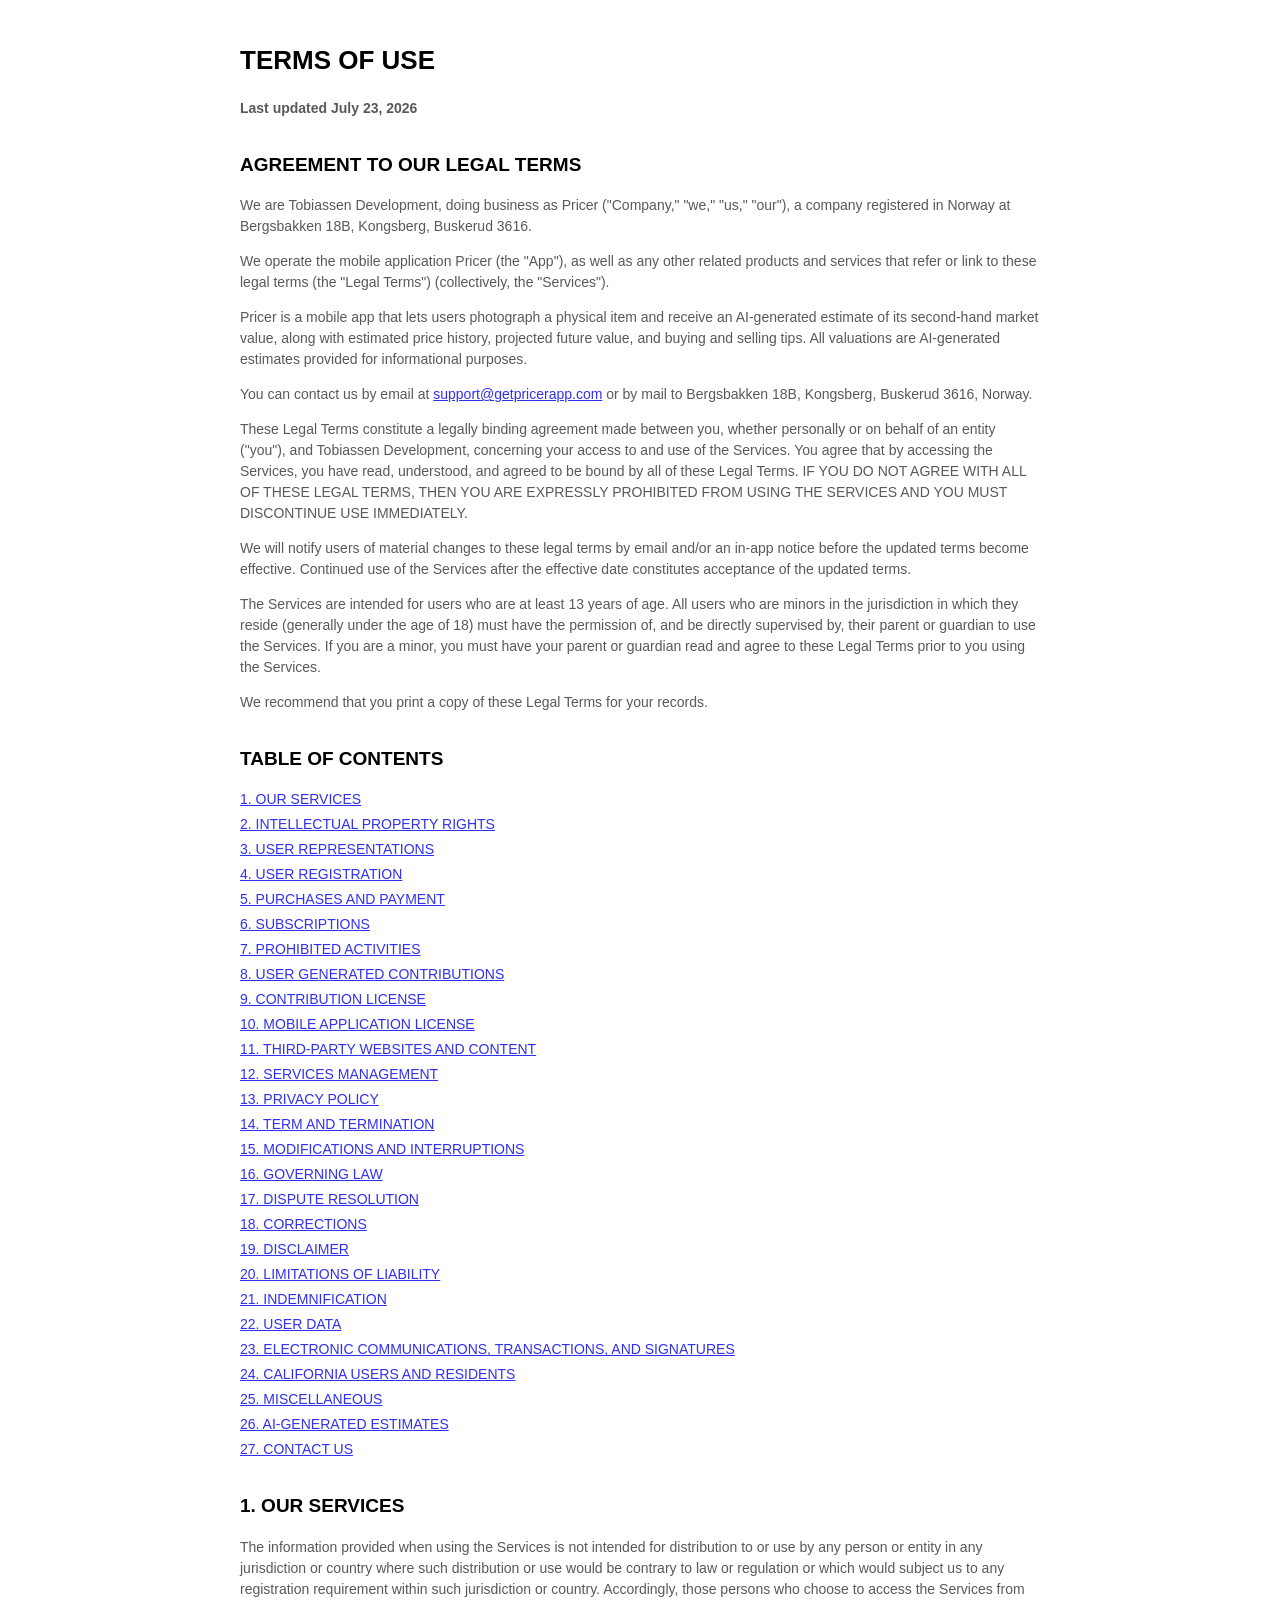
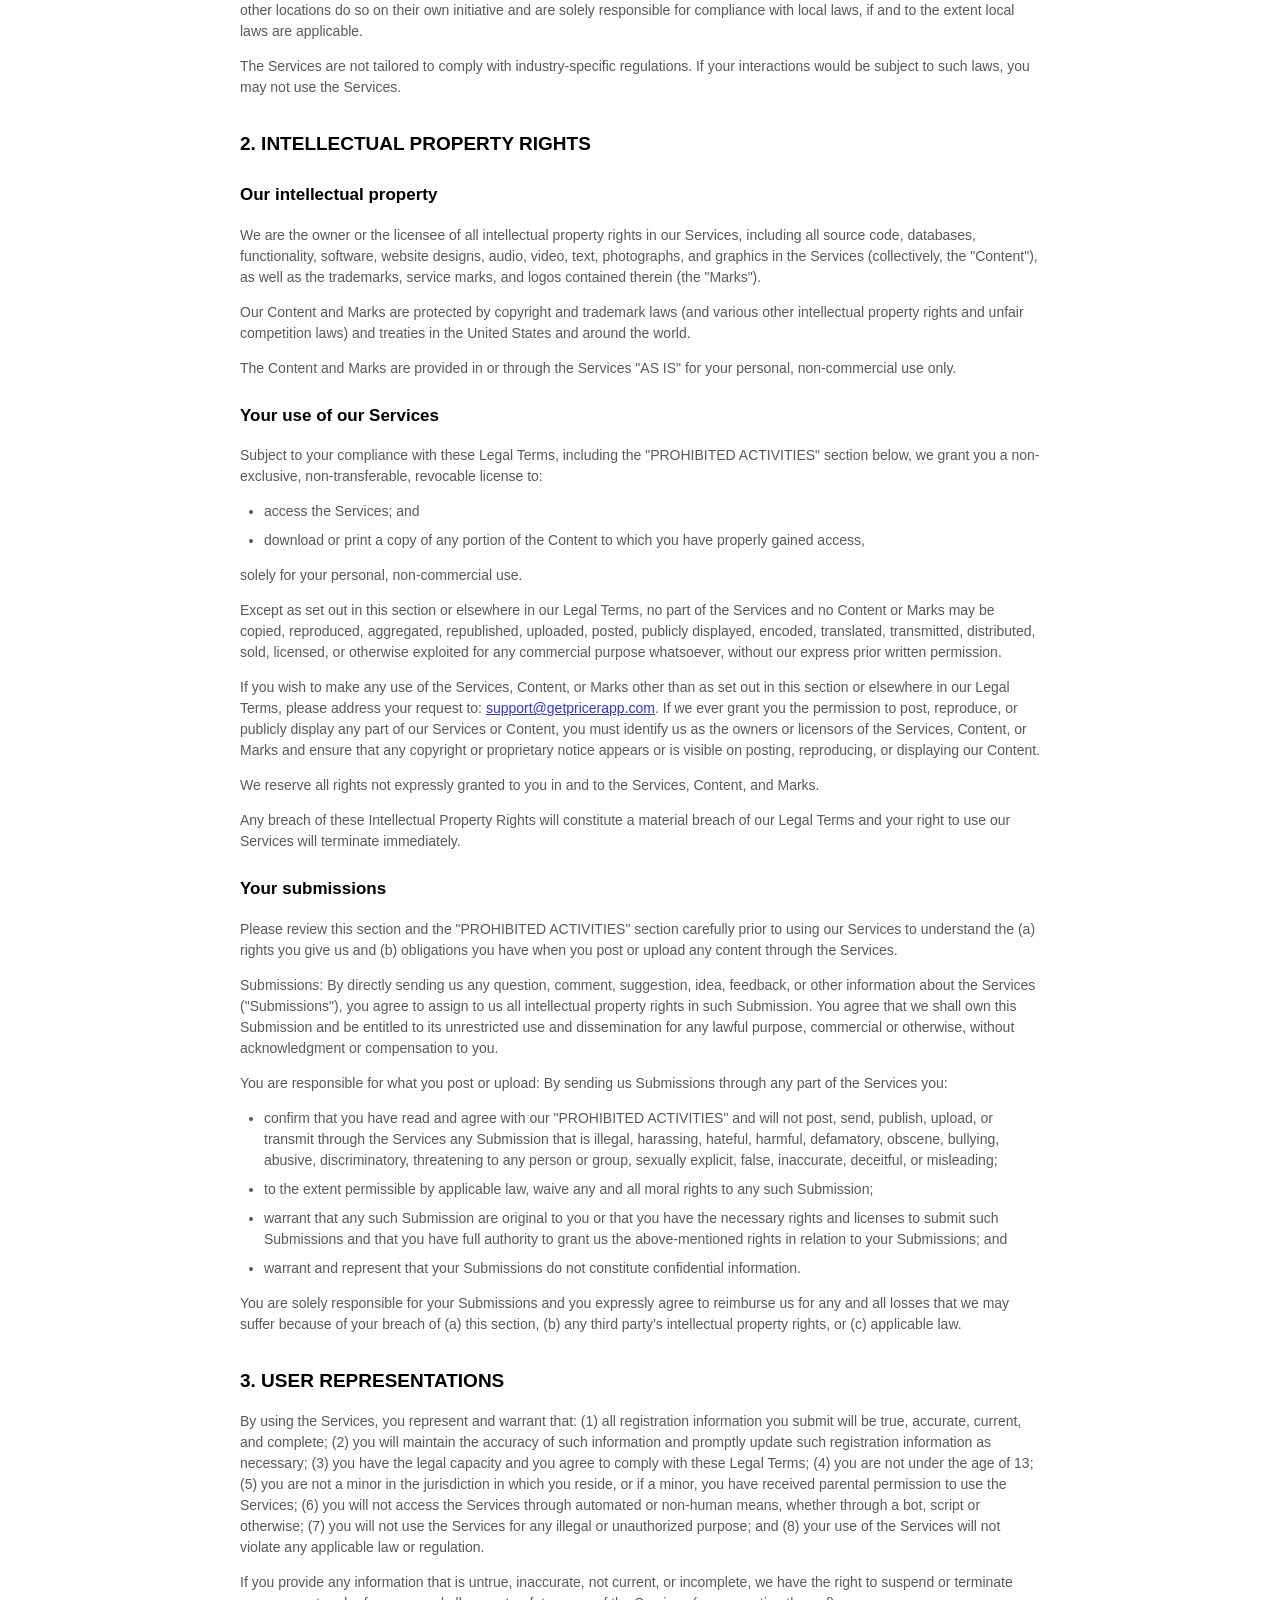
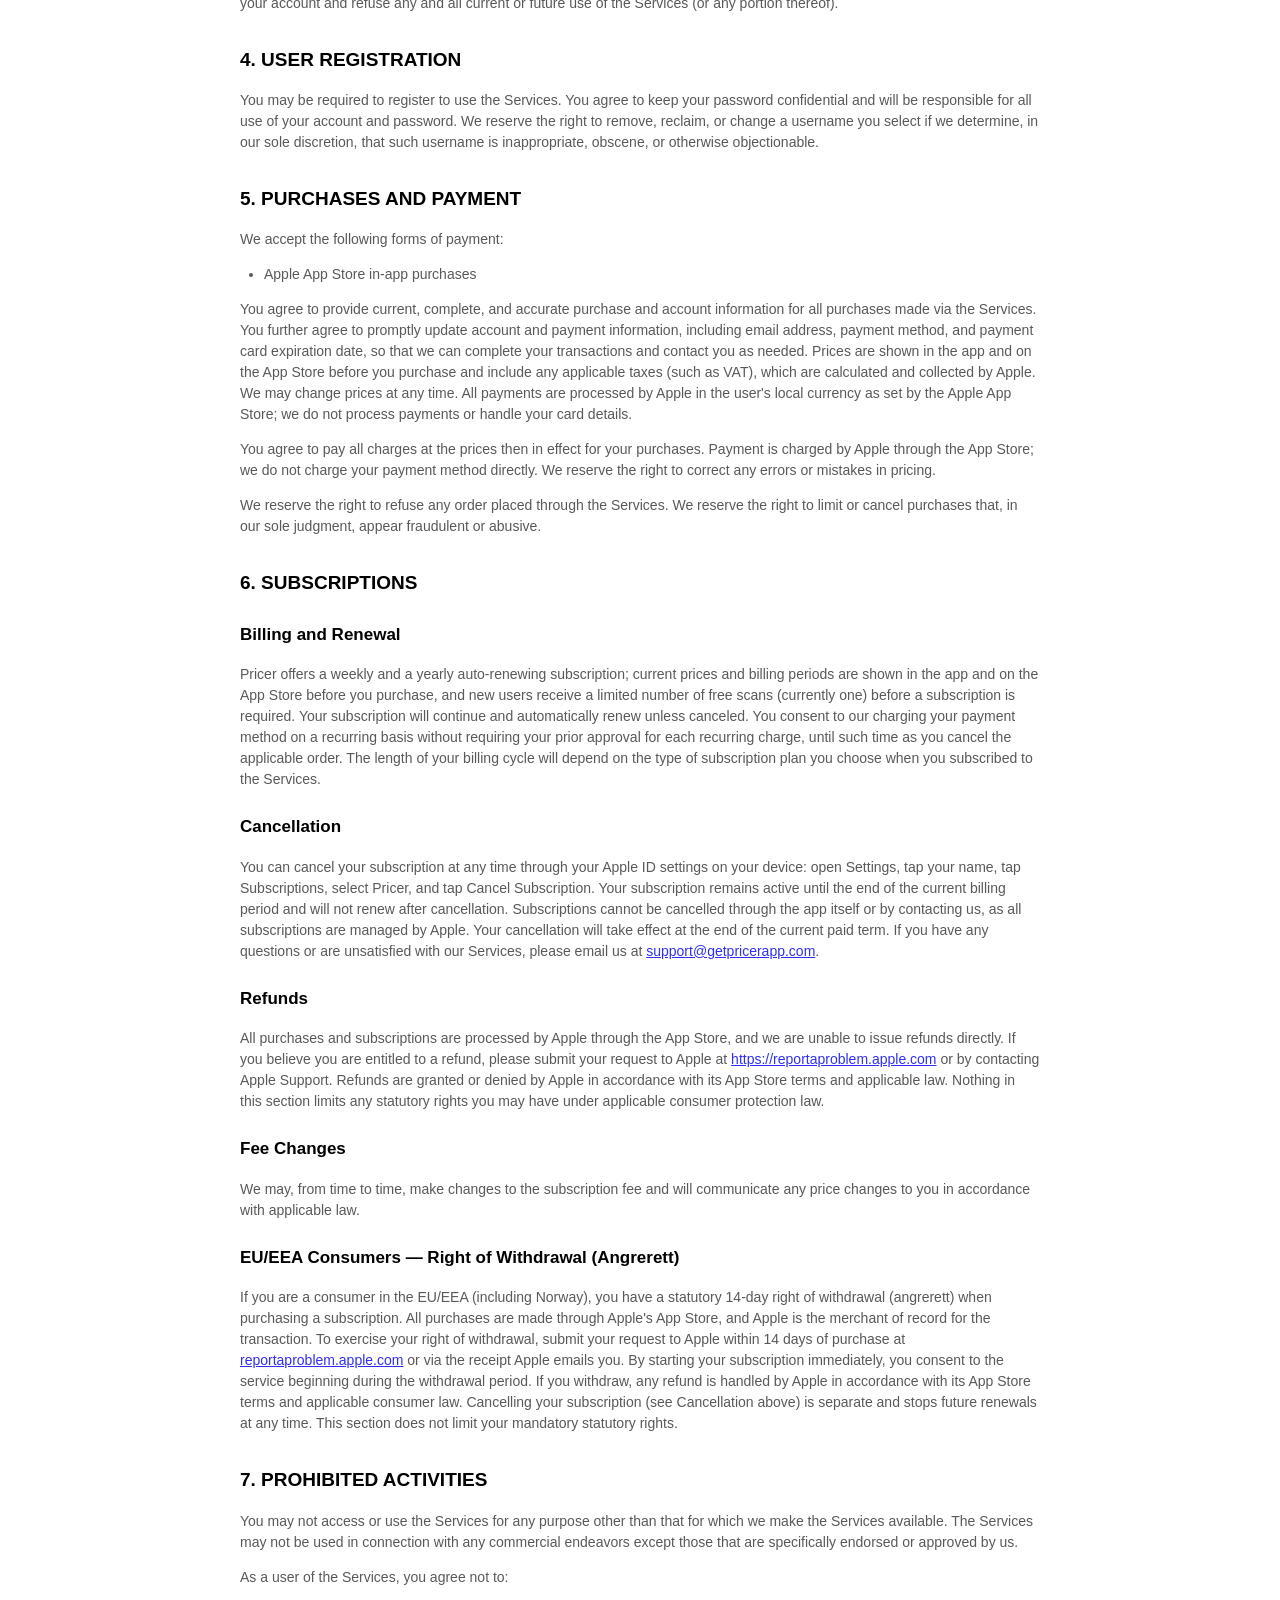
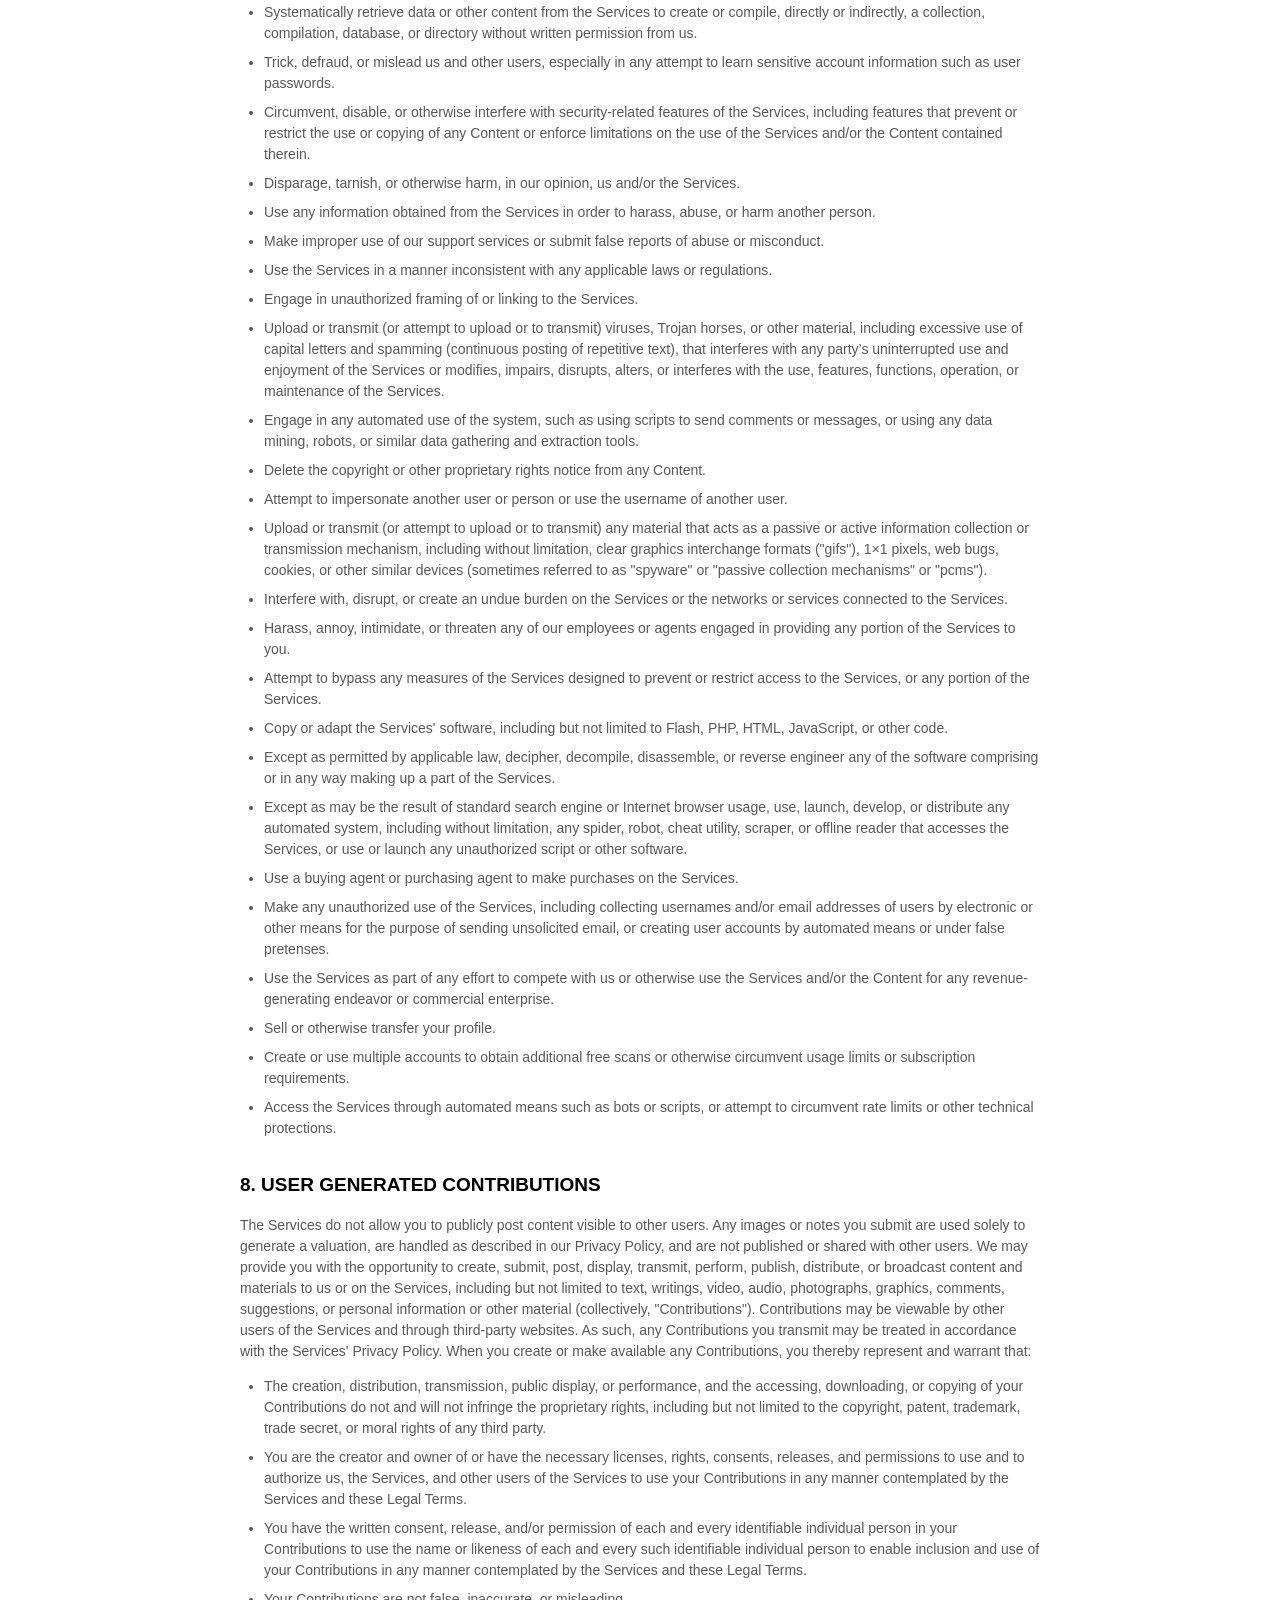
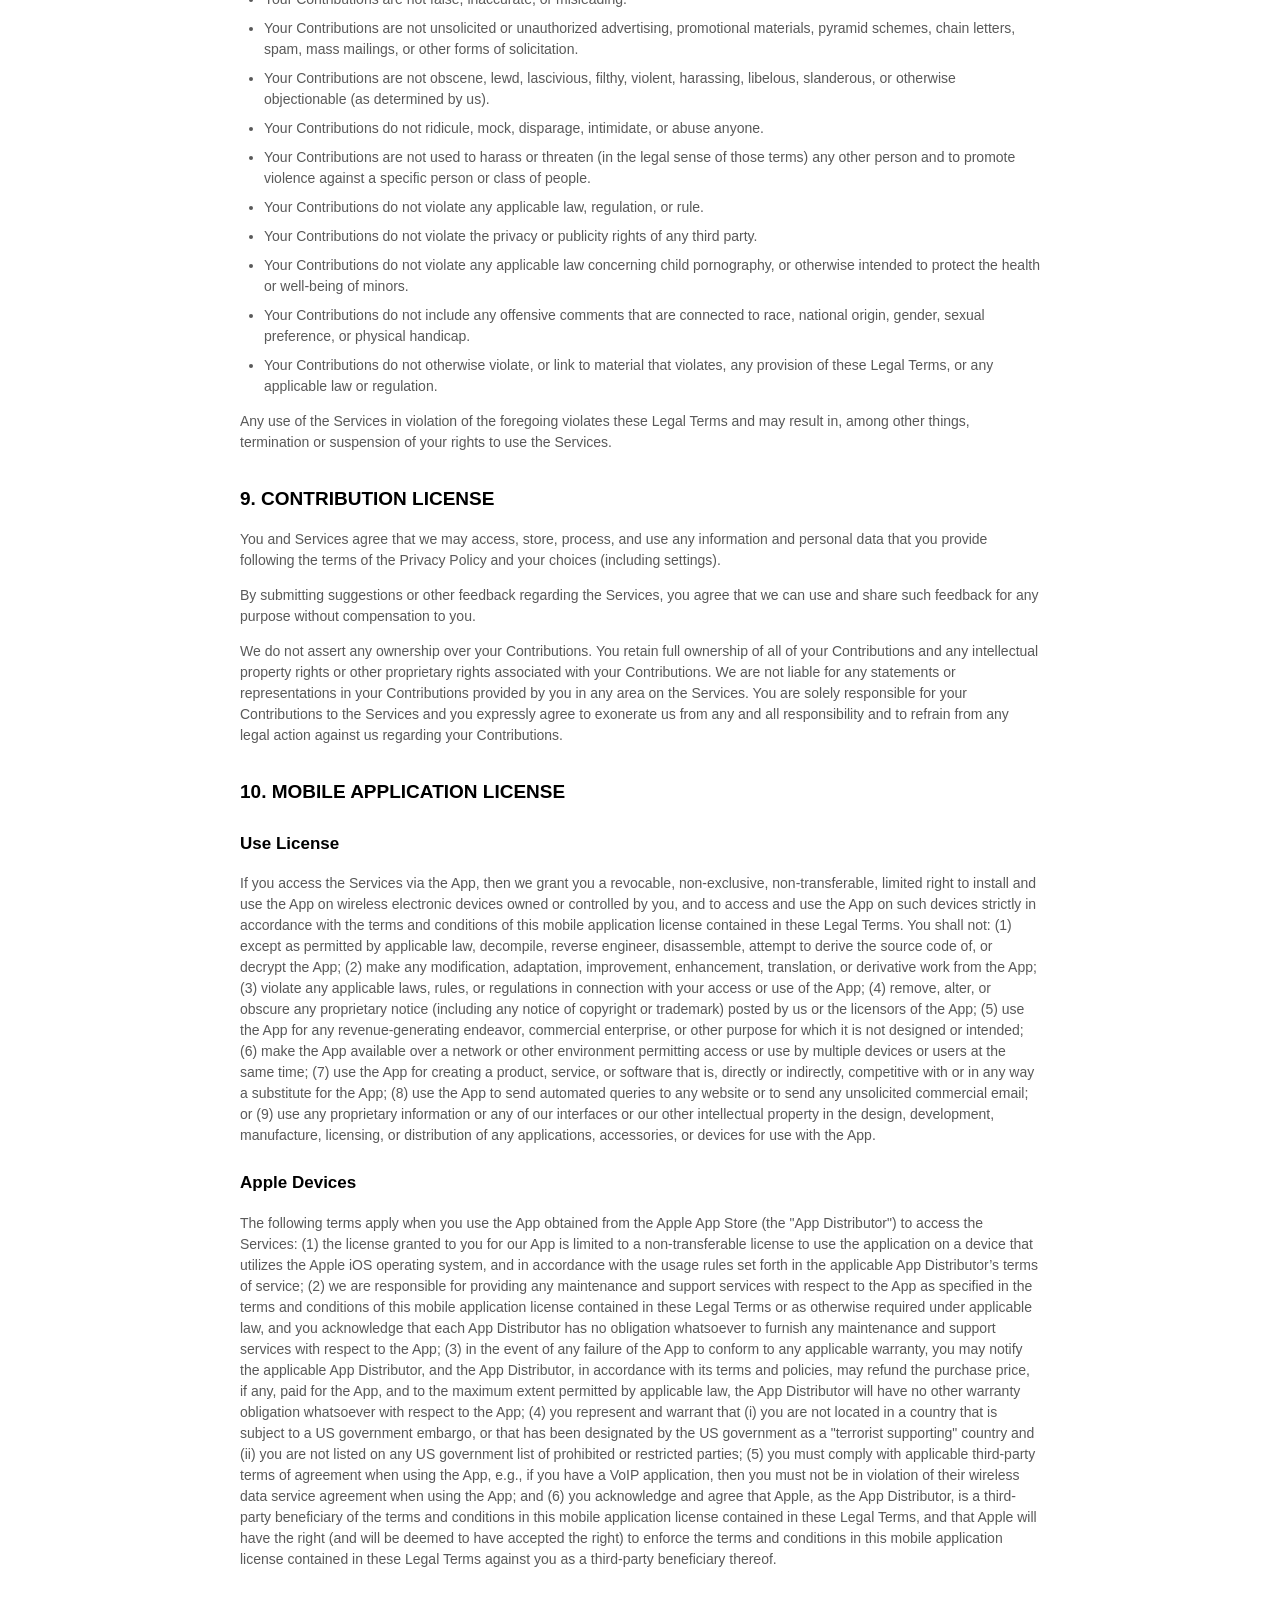
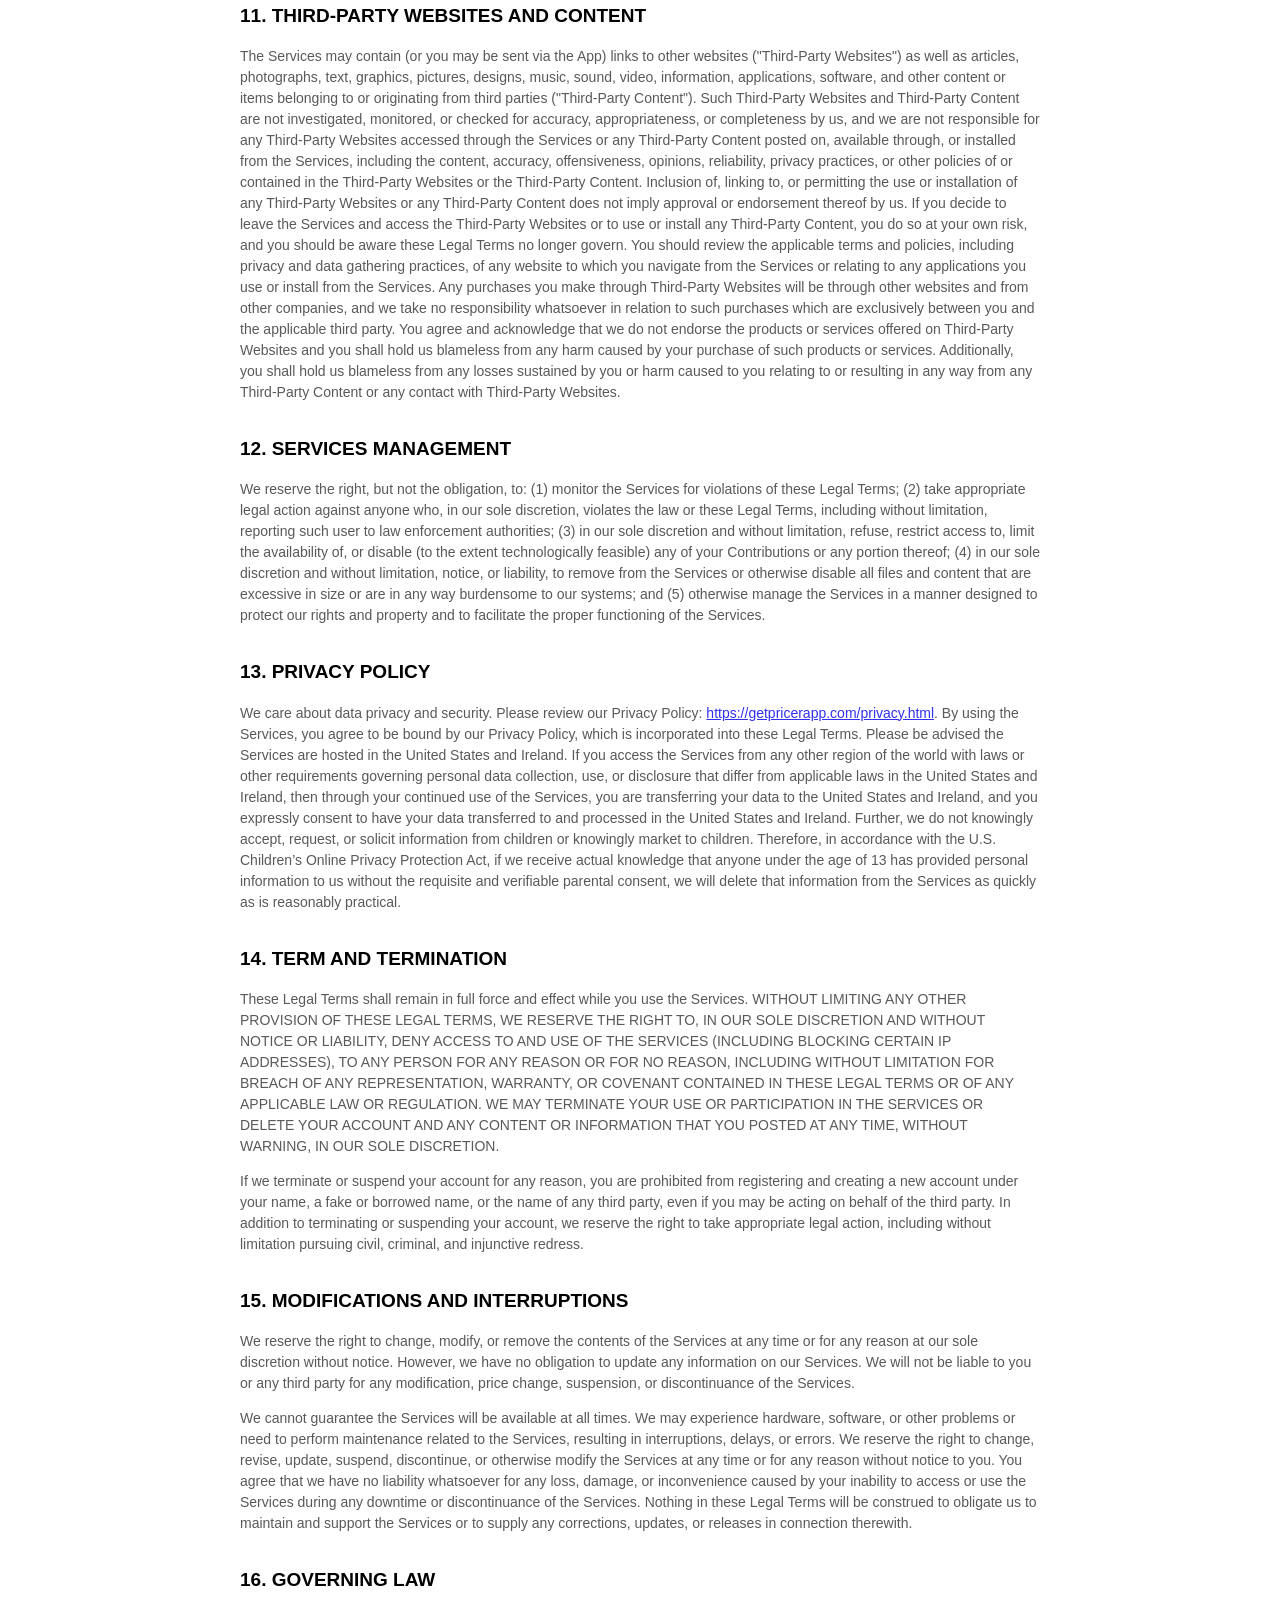
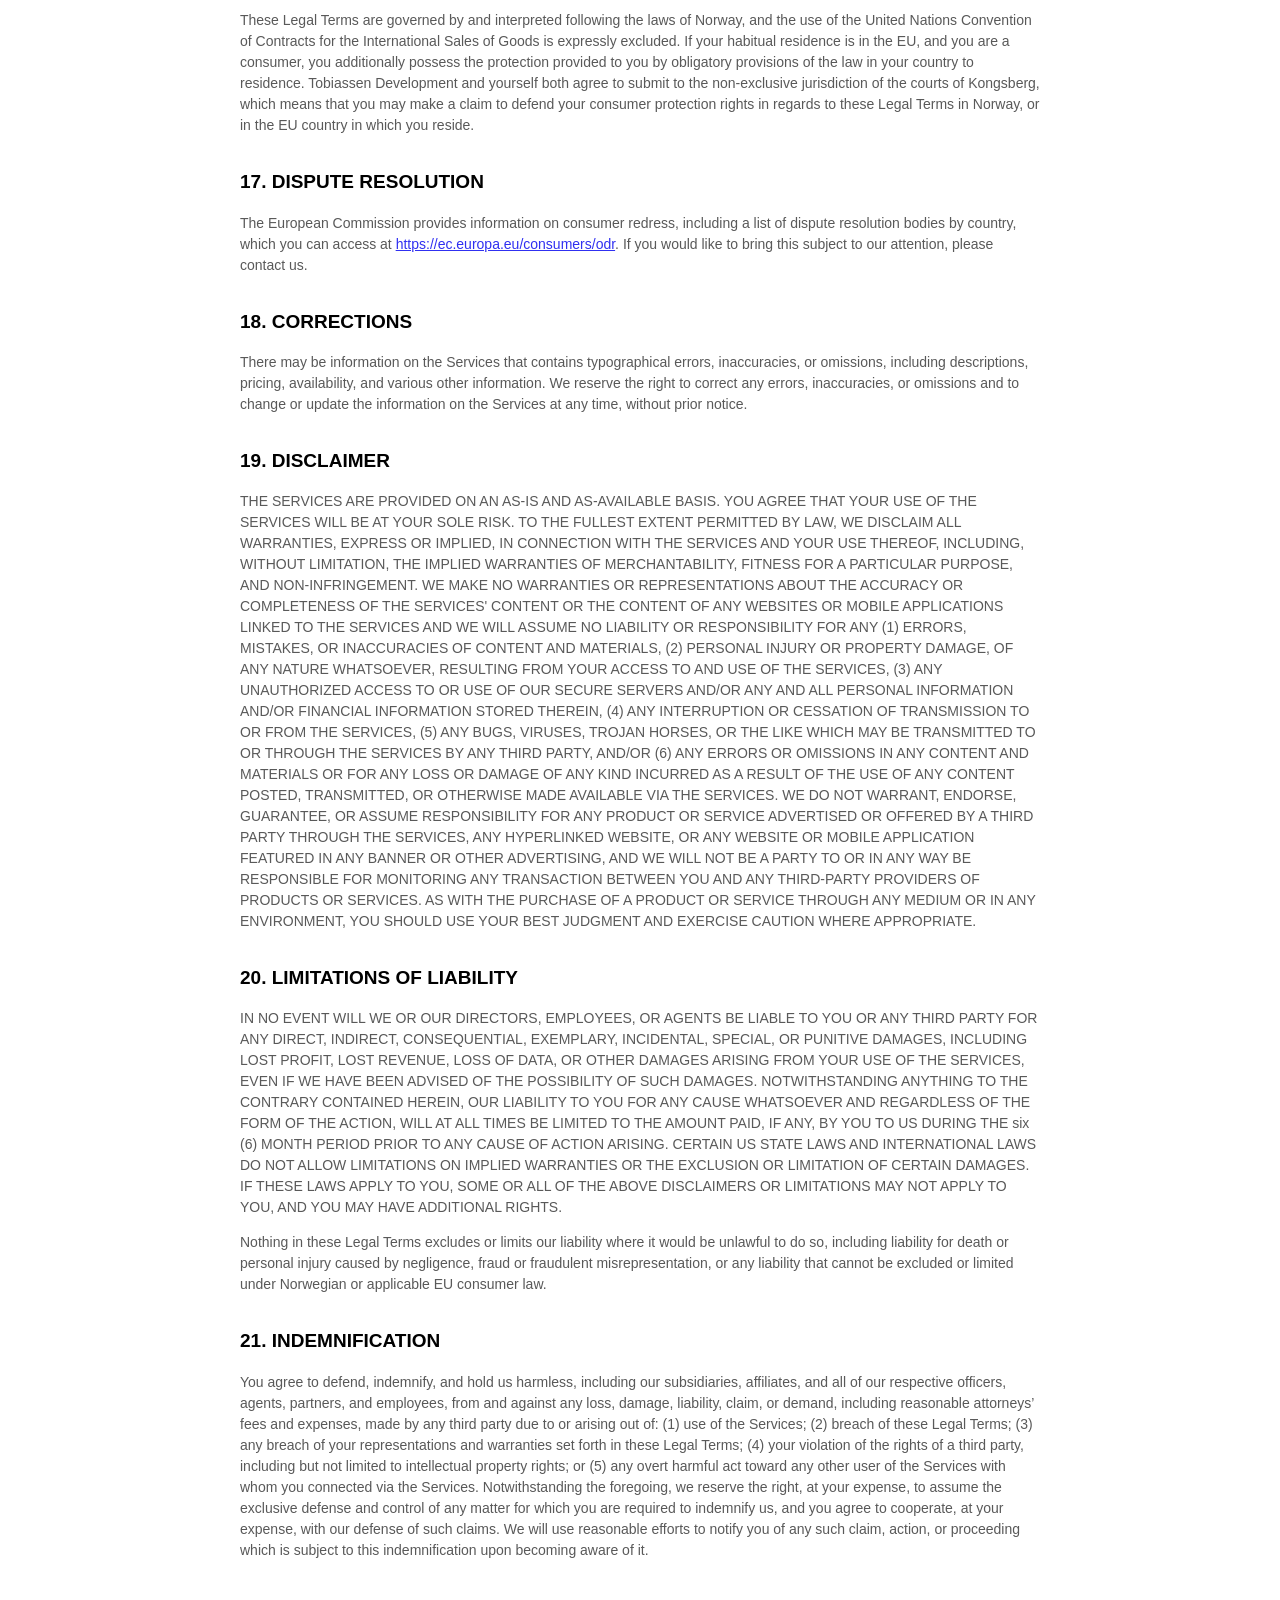
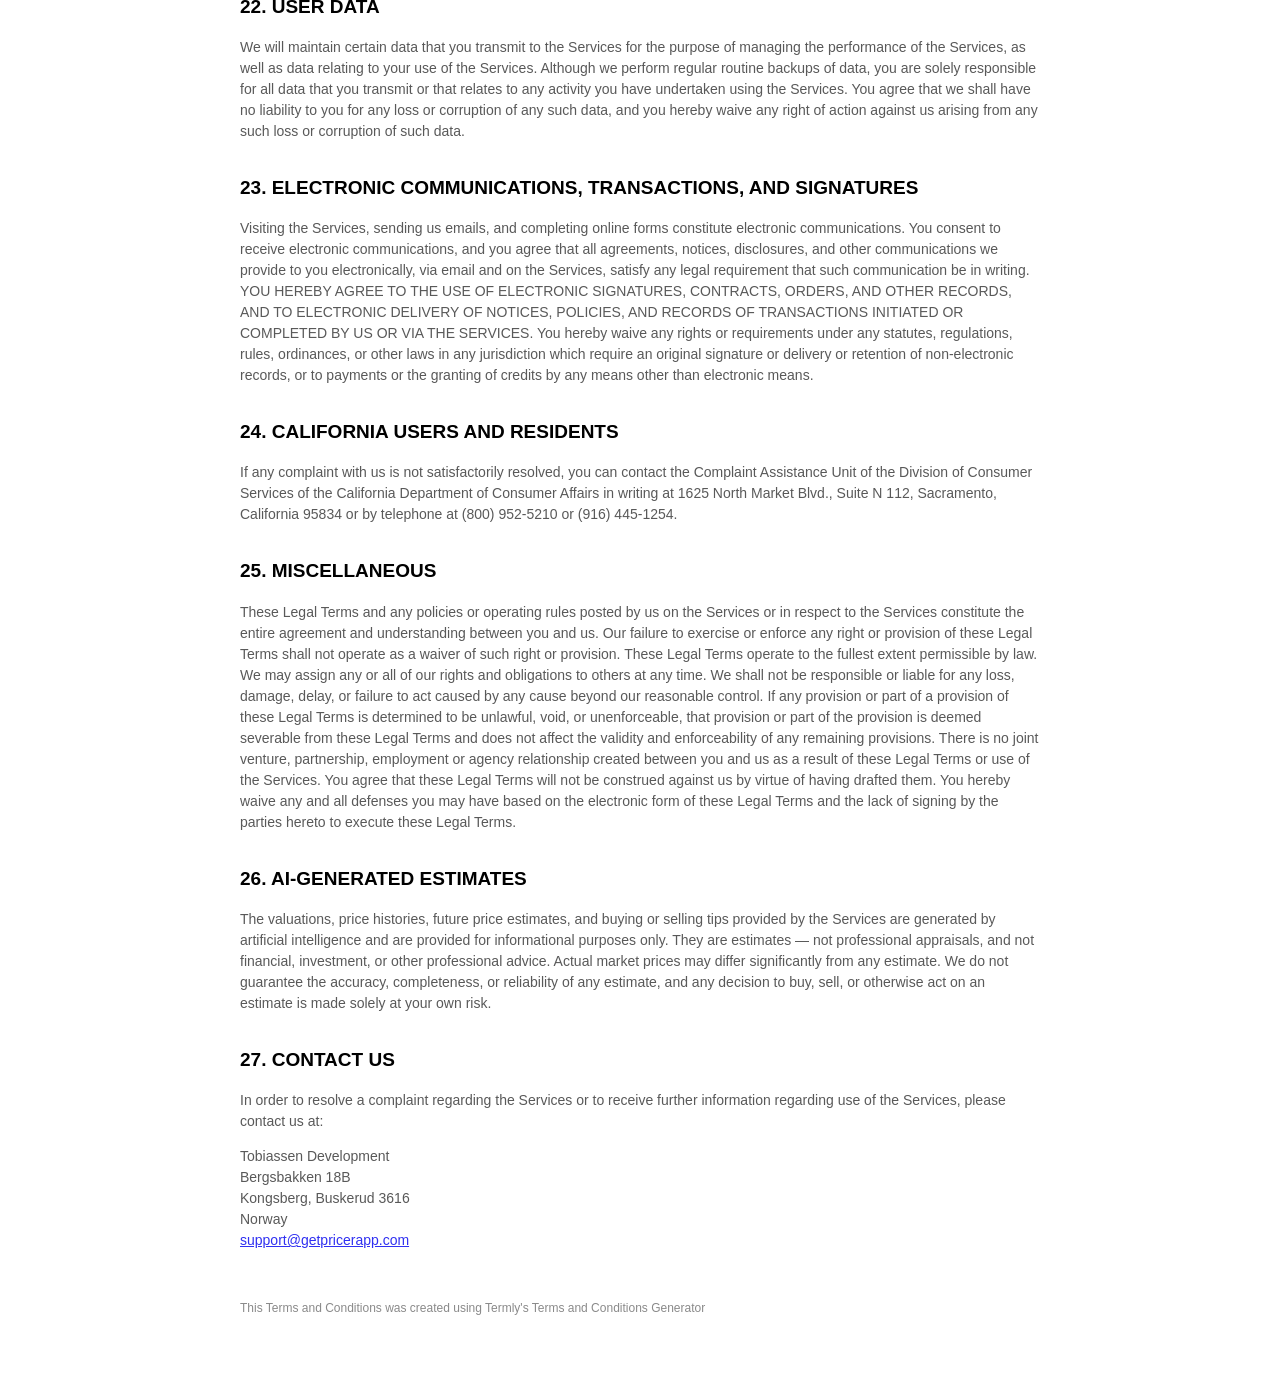
<file: terms.html>
<!DOCTYPE html>
<html lang="en">
<head>
<meta charset="utf-8">
<meta name="viewport" content="width=device-width, initial-scale=1">
<title>Pricer — Terms of Use</title>
<style>
  body {
    max-width: 800px;
    margin: 0 auto;
    padding: 24px 16px 64px;
    font-family: Arial, sans-serif;
    background: #ffffff;
    color: #595959;
    font-size: 14px;
    line-height: 1.5;
  }
  h1 { font-size: 26px; color: #000000; }
  h2 { font-size: 19px; color: #000000; margin-top: 32px; }
  h3 { font-size: 17px; color: #000000; margin-top: 24px; }
  a { color: #3030F1; word-break: break-word; }
  ul { padding-left: 24px; }
  li { margin-bottom: 8px; }
  .subtitle { color: #595959; font-size: 14px; font-weight: bold; }
  .toc { list-style: none; padding-left: 0; }
  .toc li { margin-bottom: 4px; }
  .footer-note { margin-top: 48px; font-size: 12px; color: #8a8a8a; }
</style>
</head>
<body>

<h1>TERMS OF USE</h1>
<p class="subtitle">Last updated July 23, 2026</p>
<h2>AGREEMENT TO OUR LEGAL TERMS</h2>
<p>We are Tobiassen Development, doing business as Pricer ("Company," "we," "us," "our"), a company registered in Norway at Bergsbakken 18B, Kongsberg, Buskerud 3616.</p>
<p>We operate the mobile application Pricer (the "App"), as well as any other related products and services that refer or link to these legal terms (the "Legal Terms") (collectively, the "Services").</p>
<p>Pricer is a mobile app that lets users photograph a physical item and receive an AI-generated estimate of its second-hand market value, along with estimated price history, projected future value, and buying and selling tips. All valuations are AI-generated estimates provided for informational purposes.</p>
<p>You can contact us by email at <a href="mailto:support@getpricerapp.com">support@getpricerapp.com</a> or by mail to Bergsbakken 18B, Kongsberg, Buskerud 3616, Norway.</p>
<p>These Legal Terms constitute a legally binding agreement made between you, whether personally or on behalf of an entity ("you"), and Tobiassen Development, concerning your access to and use of the Services. You agree that by accessing the Services, you have read, understood, and agreed to be bound by all of these Legal Terms. IF YOU DO NOT AGREE WITH ALL OF THESE LEGAL TERMS, THEN YOU ARE EXPRESSLY PROHIBITED FROM USING THE SERVICES AND YOU MUST DISCONTINUE USE IMMEDIATELY.</p>
<p>We will notify users of material changes to these legal terms by email and/or an in-app notice before the updated terms become effective. Continued use of the Services after the effective date constitutes acceptance of the updated terms.</p>
<p>The Services are intended for users who are at least 13 years of age. All users who are minors in the jurisdiction in which they reside (generally under the age of 18) must have the permission of, and be directly supervised by, their parent or guardian to use the Services. If you are a minor, you must have your parent or guardian read and agree to these Legal Terms prior to you using the Services.</p>
<p>We recommend that you print a copy of these Legal Terms for your records.</p>
<h2>TABLE OF CONTENTS</h2>
<ul class="toc">
<li><a href="#s1">1. OUR SERVICES</a></li>
<li><a href="#s2">2. INTELLECTUAL PROPERTY RIGHTS</a></li>
<li><a href="#s3">3. USER REPRESENTATIONS</a></li>
<li><a href="#s4">4. USER REGISTRATION</a></li>
<li><a href="#s5">5. PURCHASES AND PAYMENT</a></li>
<li><a href="#s6">6. SUBSCRIPTIONS</a></li>
<li><a href="#s7">7. PROHIBITED ACTIVITIES</a></li>
<li><a href="#s8">8. USER GENERATED CONTRIBUTIONS</a></li>
<li><a href="#s9">9. CONTRIBUTION LICENSE</a></li>
<li><a href="#s10">10. MOBILE APPLICATION LICENSE</a></li>
<li><a href="#s11">11. THIRD-PARTY WEBSITES AND CONTENT</a></li>
<li><a href="#s12">12. SERVICES MANAGEMENT</a></li>
<li><a href="#s13">13. PRIVACY POLICY</a></li>
<li><a href="#s14">14. TERM AND TERMINATION</a></li>
<li><a href="#s15">15. MODIFICATIONS AND INTERRUPTIONS</a></li>
<li><a href="#s16">16. GOVERNING LAW</a></li>
<li><a href="#s17">17. DISPUTE RESOLUTION</a></li>
<li><a href="#s18">18. CORRECTIONS</a></li>
<li><a href="#s19">19. DISCLAIMER</a></li>
<li><a href="#s20">20. LIMITATIONS OF LIABILITY</a></li>
<li><a href="#s21">21. INDEMNIFICATION</a></li>
<li><a href="#s22">22. USER DATA</a></li>
<li><a href="#s23">23. ELECTRONIC COMMUNICATIONS, TRANSACTIONS, AND SIGNATURES</a></li>
<li><a href="#s24">24. CALIFORNIA USERS AND RESIDENTS</a></li>
<li><a href="#s25">25. MISCELLANEOUS</a></li>
<li><a href="#s26">26. AI-GENERATED ESTIMATES</a></li>
<li><a href="#s27">27. CONTACT US</a></li>
</ul>
<h2 id="s1">1. OUR SERVICES</h2>
<p>The information provided when using the Services is not intended for distribution to or use by any person or entity in any jurisdiction or country where such distribution or use would be contrary to law or regulation or which would subject us to any registration requirement within such jurisdiction or country. Accordingly, those persons who choose to access the Services from other locations do so on their own initiative and are solely responsible for compliance with local laws, if and to the extent local laws are applicable.</p>
<p>The Services are not tailored to comply with industry-specific regulations. If your interactions would be subject to such laws, you may not use the Services.</p>
<h2 id="s2">2. INTELLECTUAL PROPERTY RIGHTS</h2>
<h3>Our intellectual property</h3>
<p>We are the owner or the licensee of all intellectual property rights in our Services, including all source code, databases, functionality, software, website designs, audio, video, text, photographs, and graphics in the Services (collectively, the "Content"), as well as the trademarks, service marks, and logos contained therein (the "Marks").</p>
<p>Our Content and Marks are protected by copyright and trademark laws (and various other intellectual property rights and unfair competition laws) and treaties in the United States and around the world.</p>
<p>The Content and Marks are provided in or through the Services "AS IS" for your personal, non-commercial use only.</p>
<h3>Your use of our Services</h3>
<p>Subject to your compliance with these Legal Terms, including the "PROHIBITED ACTIVITIES" section below, we grant you a non-exclusive, non-transferable, revocable license to:</p>
<ul>
<li>access the Services; and</li>
<li>download or print a copy of any portion of the Content to which you have properly gained access,</li>
</ul>
<p>solely for your personal, non-commercial use.</p>
<p>Except as set out in this section or elsewhere in our Legal Terms, no part of the Services and no Content or Marks may be copied, reproduced, aggregated, republished, uploaded, posted, publicly displayed, encoded, translated, transmitted, distributed, sold, licensed, or otherwise exploited for any commercial purpose whatsoever, without our express prior written permission.</p>
<p>If you wish to make any use of the Services, Content, or Marks other than as set out in this section or elsewhere in our Legal Terms, please address your request to: <a href="mailto:support@getpricerapp.com">support@getpricerapp.com</a>. If we ever grant you the permission to post, reproduce, or publicly display any part of our Services or Content, you must identify us as the owners or licensors of the Services, Content, or Marks and ensure that any copyright or proprietary notice appears or is visible on posting, reproducing, or displaying our Content.</p>
<p>We reserve all rights not expressly granted to you in and to the Services, Content, and Marks.</p>
<p>Any breach of these Intellectual Property Rights will constitute a material breach of our Legal Terms and your right to use our Services will terminate immediately.</p>
<h3>Your submissions</h3>
<p>Please review this section and the "PROHIBITED ACTIVITIES" section carefully prior to using our Services to understand the (a) rights you give us and (b) obligations you have when you post or upload any content through the Services.</p>
<p>Submissions: By directly sending us any question, comment, suggestion, idea, feedback, or other information about the Services ("Submissions"), you agree to assign to us all intellectual property rights in such Submission. You agree that we shall own this Submission and be entitled to its unrestricted use and dissemination for any lawful purpose, commercial or otherwise, without acknowledgment or compensation to you.</p>
<p>You are responsible for what you post or upload: By sending us Submissions through any part of the Services you:</p>
<ul>
<li>confirm that you have read and agree with our "PROHIBITED ACTIVITIES" and will not post, send, publish, upload, or transmit through the Services any Submission that is illegal, harassing, hateful, harmful, defamatory, obscene, bullying, abusive, discriminatory, threatening to any person or group, sexually explicit, false, inaccurate, deceitful, or misleading;</li>
<li>to the extent permissible by applicable law, waive any and all moral rights to any such Submission;</li>
<li>warrant that any such Submission are original to you or that you have the necessary rights and licenses to submit such Submissions and that you have full authority to grant us the above-mentioned rights in relation to your Submissions; and</li>
<li>warrant and represent that your Submissions do not constitute confidential information.</li>
</ul>
<p>You are solely responsible for your Submissions and you expressly agree to reimburse us for any and all losses that we may suffer because of your breach of (a) this section, (b) any third party’s intellectual property rights, or (c) applicable law.</p>
<h2 id="s3">3. USER REPRESENTATIONS</h2>
<p>By using the Services, you represent and warrant that: (1) all registration information you submit will be true, accurate, current, and complete; (2) you will maintain the accuracy of such information and promptly update such registration information as necessary; (3) you have the legal capacity and you agree to comply with these Legal Terms; (4) you are not under the age of 13; (5) you are not a minor in the jurisdiction in which you reside, or if a minor, you have received parental permission to use the Services; (6) you will not access the Services through automated or non-human means, whether through a bot, script or otherwise; (7) you will not use the Services for any illegal or unauthorized purpose; and (8) your use of the Services will not violate any applicable law or regulation.</p>
<p>If you provide any information that is untrue, inaccurate, not current, or incomplete, we have the right to suspend or terminate your account and refuse any and all current or future use of the Services (or any portion thereof).</p>
<h2 id="s4">4. USER REGISTRATION</h2>
<p>You may be required to register to use the Services. You agree to keep your password confidential and will be responsible for all use of your account and password. We reserve the right to remove, reclaim, or change a username you select if we determine, in our sole discretion, that such username is inappropriate, obscene, or otherwise objectionable.</p>
<h2 id="s5">5. PURCHASES AND PAYMENT</h2>
<p>We accept the following forms of payment:</p>
<ul><li>Apple App Store in-app purchases</li></ul>
<p>You agree to provide current, complete, and accurate purchase and account information for all purchases made via the Services. You further agree to promptly update account and payment information, including email address, payment method, and payment card expiration date, so that we can complete your transactions and contact you as needed. Prices are shown in the app and on the App Store before you purchase and include any applicable taxes (such as VAT), which are calculated and collected by Apple. We may change prices at any time. All payments are processed by Apple in the user's local currency as set by the Apple App Store; we do not process payments or handle your card details.</p>
<p>You agree to pay all charges at the prices then in effect for your purchases. Payment is charged by Apple through the App Store; we do not charge your payment method directly. We reserve the right to correct any errors or mistakes in pricing.</p>
<p>We reserve the right to refuse any order placed through the Services. We reserve the right to limit or cancel purchases that, in our sole judgment, appear fraudulent or abusive.</p>
<h2 id="s6">6. SUBSCRIPTIONS</h2>
<h3>Billing and Renewal</h3>
<p>Pricer offers a weekly and a yearly auto-renewing subscription; current prices and billing periods are shown in the app and on the App Store before you purchase, and new users receive a limited number of free scans (currently one) before a subscription is required. Your subscription will continue and automatically renew unless canceled. You consent to our charging your payment method on a recurring basis without requiring your prior approval for each recurring charge, until such time as you cancel the applicable order. The length of your billing cycle will depend on the type of subscription plan you choose when you subscribed to the Services.</p>
<h3>Cancellation</h3>
<p>You can cancel your subscription at any time through your Apple ID settings on your device: open Settings, tap your name, tap Subscriptions, select Pricer, and tap Cancel Subscription. Your subscription remains active until the end of the current billing period and will not renew after cancellation. Subscriptions cannot be cancelled through the app itself or by contacting us, as all subscriptions are managed by Apple. Your cancellation will take effect at the end of the current paid term. If you have any questions or are unsatisfied with our Services, please email us at <a href="mailto:support@getpricerapp.com">support@getpricerapp.com</a>.</p>
<h3>Refunds</h3>
<p>All purchases and subscriptions are processed by Apple through the App Store, and we are unable to issue refunds directly. If you believe you are entitled to a refund, please submit your request to Apple at <a href="https://reportaproblem.apple.com">https://reportaproblem.apple.com</a> or by contacting Apple Support. Refunds are granted or denied by Apple in accordance with its App Store terms and applicable law. Nothing in this section limits any statutory rights you may have under applicable consumer protection law.</p>
<h3>Fee Changes</h3>
<p>We may, from time to time, make changes to the subscription fee and will communicate any price changes to you in accordance with applicable law.</p>
<h3>EU/EEA Consumers — Right of Withdrawal (Angrerett)</h3>
<p>If you are a consumer in the EU/EEA (including Norway), you have a statutory 14-day right of withdrawal (angrerett) when purchasing a subscription. All purchases are made through Apple's App Store, and Apple is the merchant of record for the transaction. To exercise your right of withdrawal, submit your request to Apple within 14 days of purchase at <a href="https://reportaproblem.apple.com">reportaproblem.apple.com</a> or via the receipt Apple emails you. By starting your subscription immediately, you consent to the service beginning during the withdrawal period. If you withdraw, any refund is handled by Apple in accordance with its App Store terms and applicable consumer law. Cancelling your subscription (see Cancellation above) is separate and stops future renewals at any time. This section does not limit your mandatory statutory rights.</p>
<h2 id="s7">7. PROHIBITED ACTIVITIES</h2>
<p>You may not access or use the Services for any purpose other than that for which we make the Services available. The Services may not be used in connection with any commercial endeavors except those that are specifically endorsed or approved by us.</p>
<p>As a user of the Services, you agree not to:</p>
<ul>
<li>Systematically retrieve data or other content from the Services to create or compile, directly or indirectly, a collection, compilation, database, or directory without written permission from us.</li>
<li>Trick, defraud, or mislead us and other users, especially in any attempt to learn sensitive account information such as user passwords.</li>
<li>Circumvent, disable, or otherwise interfere with security-related features of the Services, including features that prevent or restrict the use or copying of any Content or enforce limitations on the use of the Services and/or the Content contained therein.</li>
<li>Disparage, tarnish, or otherwise harm, in our opinion, us and/or the Services.</li>
<li>Use any information obtained from the Services in order to harass, abuse, or harm another person.</li>
<li>Make improper use of our support services or submit false reports of abuse or misconduct.</li>
<li>Use the Services in a manner inconsistent with any applicable laws or regulations.</li>
<li>Engage in unauthorized framing of or linking to the Services.</li>
<li>Upload or transmit (or attempt to upload or to transmit) viruses, Trojan horses, or other material, including excessive use of capital letters and spamming (continuous posting of repetitive text), that interferes with any party’s uninterrupted use and enjoyment of the Services or modifies, impairs, disrupts, alters, or interferes with the use, features, functions, operation, or maintenance of the Services.</li>
<li>Engage in any automated use of the system, such as using scripts to send comments or messages, or using any data mining, robots, or similar data gathering and extraction tools.</li>
<li>Delete the copyright or other proprietary rights notice from any Content.</li>
<li>Attempt to impersonate another user or person or use the username of another user.</li>
<li>Upload or transmit (or attempt to upload or to transmit) any material that acts as a passive or active information collection or transmission mechanism, including without limitation, clear graphics interchange formats ("gifs"), 1×1 pixels, web bugs, cookies, or other similar devices (sometimes referred to as "spyware" or "passive collection mechanisms" or "pcms").</li>
<li>Interfere with, disrupt, or create an undue burden on the Services or the networks or services connected to the Services.</li>
<li>Harass, annoy, intimidate, or threaten any of our employees or agents engaged in providing any portion of the Services to you.</li>
<li>Attempt to bypass any measures of the Services designed to prevent or restrict access to the Services, or any portion of the Services.</li>
<li>Copy or adapt the Services' software, including but not limited to Flash, PHP, HTML, JavaScript, or other code.</li>
<li>Except as permitted by applicable law, decipher, decompile, disassemble, or reverse engineer any of the software comprising or in any way making up a part of the Services.</li>
<li>Except as may be the result of standard search engine or Internet browser usage, use, launch, develop, or distribute any automated system, including without limitation, any spider, robot, cheat utility, scraper, or offline reader that accesses the Services, or use or launch any unauthorized script or other software.</li>
<li>Use a buying agent or purchasing agent to make purchases on the Services.</li>
<li>Make any unauthorized use of the Services, including collecting usernames and/or email addresses of users by electronic or other means for the purpose of sending unsolicited email, or creating user accounts by automated means or under false pretenses.</li>
<li>Use the Services as part of any effort to compete with us or otherwise use the Services and/or the Content for any revenue-generating endeavor or commercial enterprise.</li>
<li>Sell or otherwise transfer your profile.</li>
<li>Create or use multiple accounts to obtain additional free scans or otherwise circumvent usage limits or subscription requirements.</li>
<li>Access the Services through automated means such as bots or scripts, or attempt to circumvent rate limits or other technical protections.</li>
</ul>
<h2 id="s8">8. USER GENERATED CONTRIBUTIONS</h2>
<p>The Services do not allow you to publicly post content visible to other users. Any images or notes you submit are used solely to generate a valuation, are handled as described in our Privacy Policy, and are not published or shared with other users. We may provide you with the opportunity to create, submit, post, display, transmit, perform, publish, distribute, or broadcast content and materials to us or on the Services, including but not limited to text, writings, video, audio, photographs, graphics, comments, suggestions, or personal information or other material (collectively, "Contributions"). Contributions may be viewable by other users of the Services and through third-party websites. As such, any Contributions you transmit may be treated in accordance with the Services' Privacy Policy. When you create or make available any Contributions, you thereby represent and warrant that:</p>
<ul>
<li>The creation, distribution, transmission, public display, or performance, and the accessing, downloading, or copying of your Contributions do not and will not infringe the proprietary rights, including but not limited to the copyright, patent, trademark, trade secret, or moral rights of any third party.</li>
<li>You are the creator and owner of or have the necessary licenses, rights, consents, releases, and permissions to use and to authorize us, the Services, and other users of the Services to use your Contributions in any manner contemplated by the Services and these Legal Terms.</li>
<li>You have the written consent, release, and/or permission of each and every identifiable individual person in your Contributions to use the name or likeness of each and every such identifiable individual person to enable inclusion and use of your Contributions in any manner contemplated by the Services and these Legal Terms.</li>
<li>Your Contributions are not false, inaccurate, or misleading.</li>
<li>Your Contributions are not unsolicited or unauthorized advertising, promotional materials, pyramid schemes, chain letters, spam, mass mailings, or other forms of solicitation.</li>
<li>Your Contributions are not obscene, lewd, lascivious, filthy, violent, harassing, libelous, slanderous, or otherwise objectionable (as determined by us).</li>
<li>Your Contributions do not ridicule, mock, disparage, intimidate, or abuse anyone.</li>
<li>Your Contributions are not used to harass or threaten (in the legal sense of those terms) any other person and to promote violence against a specific person or class of people.</li>
<li>Your Contributions do not violate any applicable law, regulation, or rule.</li>
<li>Your Contributions do not violate the privacy or publicity rights of any third party.</li>
<li>Your Contributions do not violate any applicable law concerning child pornography, or otherwise intended to protect the health or well-being of minors.</li>
<li>Your Contributions do not include any offensive comments that are connected to race, national origin, gender, sexual preference, or physical handicap.</li>
<li>Your Contributions do not otherwise violate, or link to material that violates, any provision of these Legal Terms, or any applicable law or regulation.</li>
</ul>
<p>Any use of the Services in violation of the foregoing violates these Legal Terms and may result in, among other things, termination or suspension of your rights to use the Services.</p>
<h2 id="s9">9. CONTRIBUTION LICENSE</h2>
<p>You and Services agree that we may access, store, process, and use any information and personal data that you provide following the terms of the Privacy Policy and your choices (including settings).</p>
<p>By submitting suggestions or other feedback regarding the Services, you agree that we can use and share such feedback for any purpose without compensation to you.</p>
<p>We do not assert any ownership over your Contributions. You retain full ownership of all of your Contributions and any intellectual property rights or other proprietary rights associated with your Contributions. We are not liable for any statements or representations in your Contributions provided by you in any area on the Services. You are solely responsible for your Contributions to the Services and you expressly agree to exonerate us from any and all responsibility and to refrain from any legal action against us regarding your Contributions.</p>
<h2 id="s10">10. MOBILE APPLICATION LICENSE</h2>
<h3>Use License</h3>
<p>If you access the Services via the App, then we grant you a revocable, non-exclusive, non-transferable, limited right to install and use the App on wireless electronic devices owned or controlled by you, and to access and use the App on such devices strictly in accordance with the terms and conditions of this mobile application license contained in these Legal Terms. You shall not: (1) except as permitted by applicable law, decompile, reverse engineer, disassemble, attempt to derive the source code of, or decrypt the App; (2) make any modification, adaptation, improvement, enhancement, translation, or derivative work from the App; (3) violate any applicable laws, rules, or regulations in connection with your access or use of the App; (4) remove, alter, or obscure any proprietary notice (including any notice of copyright or trademark) posted by us or the licensors of the App; (5) use the App for any revenue-generating endeavor, commercial enterprise, or other purpose for which it is not designed or intended; (6) make the App available over a network or other environment permitting access or use by multiple devices or users at the same time; (7) use the App for creating a product, service, or software that is, directly or indirectly, competitive with or in any way a substitute for the App; (8) use the App to send automated queries to any website or to send any unsolicited commercial email; or (9) use any proprietary information or any of our interfaces or our other intellectual property in the design, development, manufacture, licensing, or distribution of any applications, accessories, or devices for use with the App.</p>
<h3>Apple Devices</h3>
<p>The following terms apply when you use the App obtained from the Apple App Store (the "App Distributor") to access the Services: (1) the license granted to you for our App is limited to a non-transferable license to use the application on a device that utilizes the Apple iOS operating system, and in accordance with the usage rules set forth in the applicable App Distributor’s terms of service; (2) we are responsible for providing any maintenance and support services with respect to the App as specified in the terms and conditions of this mobile application license contained in these Legal Terms or as otherwise required under applicable law, and you acknowledge that each App Distributor has no obligation whatsoever to furnish any maintenance and support services with respect to the App; (3) in the event of any failure of the App to conform to any applicable warranty, you may notify the applicable App Distributor, and the App Distributor, in accordance with its terms and policies, may refund the purchase price, if any, paid for the App, and to the maximum extent permitted by applicable law, the App Distributor will have no other warranty obligation whatsoever with respect to the App; (4) you represent and warrant that (i) you are not located in a country that is subject to a US government embargo, or that has been designated by the US government as a "terrorist supporting" country and (ii) you are not listed on any US government list of prohibited or restricted parties; (5) you must comply with applicable third-party terms of agreement when using the App, e.g., if you have a VoIP application, then you must not be in violation of their wireless data service agreement when using the App; and (6) you acknowledge and agree that Apple, as the App Distributor, is a third-party beneficiary of the terms and conditions in this mobile application license contained in these Legal Terms, and that Apple will have the right (and will be deemed to have accepted the right) to enforce the terms and conditions in this mobile application license contained in these Legal Terms against you as a third-party beneficiary thereof.</p>
<h2 id="s11">11. THIRD-PARTY WEBSITES AND CONTENT</h2>
<p>The Services may contain (or you may be sent via the App) links to other websites ("Third-Party Websites") as well as articles, photographs, text, graphics, pictures, designs, music, sound, video, information, applications, software, and other content or items belonging to or originating from third parties ("Third-Party Content"). Such Third-Party Websites and Third-Party Content are not investigated, monitored, or checked for accuracy, appropriateness, or completeness by us, and we are not responsible for any Third-Party Websites accessed through the Services or any Third-Party Content posted on, available through, or installed from the Services, including the content, accuracy, offensiveness, opinions, reliability, privacy practices, or other policies of or contained in the Third-Party Websites or the Third-Party Content. Inclusion of, linking to, or permitting the use or installation of any Third-Party Websites or any Third-Party Content does not imply approval or endorsement thereof by us. If you decide to leave the Services and access the Third-Party Websites or to use or install any Third-Party Content, you do so at your own risk, and you should be aware these Legal Terms no longer govern. You should review the applicable terms and policies, including privacy and data gathering practices, of any website to which you navigate from the Services or relating to any applications you use or install from the Services. Any purchases you make through Third-Party Websites will be through other websites and from other companies, and we take no responsibility whatsoever in relation to such purchases which are exclusively between you and the applicable third party. You agree and acknowledge that we do not endorse the products or services offered on Third-Party Websites and you shall hold us blameless from any harm caused by your purchase of such products or services. Additionally, you shall hold us blameless from any losses sustained by you or harm caused to you relating to or resulting in any way from any Third-Party Content or any contact with Third-Party Websites.</p>
<h2 id="s12">12. SERVICES MANAGEMENT</h2>
<p>We reserve the right, but not the obligation, to: (1) monitor the Services for violations of these Legal Terms; (2) take appropriate legal action against anyone who, in our sole discretion, violates the law or these Legal Terms, including without limitation, reporting such user to law enforcement authorities; (3) in our sole discretion and without limitation, refuse, restrict access to, limit the availability of, or disable (to the extent technologically feasible) any of your Contributions or any portion thereof; (4) in our sole discretion and without limitation, notice, or liability, to remove from the Services or otherwise disable all files and content that are excessive in size or are in any way burdensome to our systems; and (5) otherwise manage the Services in a manner designed to protect our rights and property and to facilitate the proper functioning of the Services.</p>
<h2 id="s13">13. PRIVACY POLICY</h2>
<p>We care about data privacy and security. Please review our Privacy Policy: <a href="https://getpricerapp.com/privacy.html">https://getpricerapp.com/privacy.html</a>. By using the Services, you agree to be bound by our Privacy Policy, which is incorporated into these Legal Terms. Please be advised the Services are hosted in the United States and Ireland. If you access the Services from any other region of the world with laws or other requirements governing personal data collection, use, or disclosure that differ from applicable laws in the United States and Ireland, then through your continued use of the Services, you are transferring your data to the United States and Ireland, and you expressly consent to have your data transferred to and processed in the United States and Ireland. Further, we do not knowingly accept, request, or solicit information from children or knowingly market to children. Therefore, in accordance with the U.S. Children’s Online Privacy Protection Act, if we receive actual knowledge that anyone under the age of 13 has provided personal information to us without the requisite and verifiable parental consent, we will delete that information from the Services as quickly as is reasonably practical.</p>
<h2 id="s14">14. TERM AND TERMINATION</h2>
<p>These Legal Terms shall remain in full force and effect while you use the Services. WITHOUT LIMITING ANY OTHER PROVISION OF THESE LEGAL TERMS, WE RESERVE THE RIGHT TO, IN OUR SOLE DISCRETION AND WITHOUT NOTICE OR LIABILITY, DENY ACCESS TO AND USE OF THE SERVICES (INCLUDING BLOCKING CERTAIN IP ADDRESSES), TO ANY PERSON FOR ANY REASON OR FOR NO REASON, INCLUDING WITHOUT LIMITATION FOR BREACH OF ANY REPRESENTATION, WARRANTY, OR COVENANT CONTAINED IN THESE LEGAL TERMS OR OF ANY APPLICABLE LAW OR REGULATION. WE MAY TERMINATE YOUR USE OR PARTICIPATION IN THE SERVICES OR DELETE YOUR ACCOUNT AND ANY CONTENT OR INFORMATION THAT YOU POSTED AT ANY TIME, WITHOUT WARNING, IN OUR SOLE DISCRETION.</p>
<p>If we terminate or suspend your account for any reason, you are prohibited from registering and creating a new account under your name, a fake or borrowed name, or the name of any third party, even if you may be acting on behalf of the third party. In addition to terminating or suspending your account, we reserve the right to take appropriate legal action, including without limitation pursuing civil, criminal, and injunctive redress.</p>
<h2 id="s15">15. MODIFICATIONS AND INTERRUPTIONS</h2>
<p>We reserve the right to change, modify, or remove the contents of the Services at any time or for any reason at our sole discretion without notice. However, we have no obligation to update any information on our Services. We will not be liable to you or any third party for any modification, price change, suspension, or discontinuance of the Services.</p>
<p>We cannot guarantee the Services will be available at all times. We may experience hardware, software, or other problems or need to perform maintenance related to the Services, resulting in interruptions, delays, or errors. We reserve the right to change, revise, update, suspend, discontinue, or otherwise modify the Services at any time or for any reason without notice to you. You agree that we have no liability whatsoever for any loss, damage, or inconvenience caused by your inability to access or use the Services during any downtime or discontinuance of the Services. Nothing in these Legal Terms will be construed to obligate us to maintain and support the Services or to supply any corrections, updates, or releases in connection therewith.</p>
<h2 id="s16">16. GOVERNING LAW</h2>
<p>These Legal Terms are governed by and interpreted following the laws of Norway, and the use of the United Nations Convention of Contracts for the International Sales of Goods is expressly excluded. If your habitual residence is in the EU, and you are a consumer, you additionally possess the protection provided to you by obligatory provisions of the law in your country to residence. Tobiassen Development and yourself both agree to submit to the non-exclusive jurisdiction of the courts of Kongsberg, which means that you may make a claim to defend your consumer protection rights in regards to these Legal Terms in Norway, or in the EU country in which you reside.</p>
<h2 id="s17">17. DISPUTE RESOLUTION</h2>
<p>The European Commission provides information on consumer redress, including a list of dispute resolution bodies by country, which you can access at <a href="https://ec.europa.eu/consumers/odr">https://ec.europa.eu/consumers/odr</a>. If you would like to bring this subject to our attention, please contact us.</p>
<h2 id="s18">18. CORRECTIONS</h2>
<p>There may be information on the Services that contains typographical errors, inaccuracies, or omissions, including descriptions, pricing, availability, and various other information. We reserve the right to correct any errors, inaccuracies, or omissions and to change or update the information on the Services at any time, without prior notice.</p>
<h2 id="s19">19. DISCLAIMER</h2>
<p>THE SERVICES ARE PROVIDED ON AN AS-IS AND AS-AVAILABLE BASIS. YOU AGREE THAT YOUR USE OF THE SERVICES WILL BE AT YOUR SOLE RISK. TO THE FULLEST EXTENT PERMITTED BY LAW, WE DISCLAIM ALL WARRANTIES, EXPRESS OR IMPLIED, IN CONNECTION WITH THE SERVICES AND YOUR USE THEREOF, INCLUDING, WITHOUT LIMITATION, THE IMPLIED WARRANTIES OF MERCHANTABILITY, FITNESS FOR A PARTICULAR PURPOSE, AND NON-INFRINGEMENT. WE MAKE NO WARRANTIES OR REPRESENTATIONS ABOUT THE ACCURACY OR COMPLETENESS OF THE SERVICES' CONTENT OR THE CONTENT OF ANY WEBSITES OR MOBILE APPLICATIONS LINKED TO THE SERVICES AND WE WILL ASSUME NO LIABILITY OR RESPONSIBILITY FOR ANY (1) ERRORS, MISTAKES, OR INACCURACIES OF CONTENT AND MATERIALS, (2) PERSONAL INJURY OR PROPERTY DAMAGE, OF ANY NATURE WHATSOEVER, RESULTING FROM YOUR ACCESS TO AND USE OF THE SERVICES, (3) ANY UNAUTHORIZED ACCESS TO OR USE OF OUR SECURE SERVERS AND/OR ANY AND ALL PERSONAL INFORMATION AND/OR FINANCIAL INFORMATION STORED THEREIN, (4) ANY INTERRUPTION OR CESSATION OF TRANSMISSION TO OR FROM THE SERVICES, (5) ANY BUGS, VIRUSES, TROJAN HORSES, OR THE LIKE WHICH MAY BE TRANSMITTED TO OR THROUGH THE SERVICES BY ANY THIRD PARTY, AND/OR (6) ANY ERRORS OR OMISSIONS IN ANY CONTENT AND MATERIALS OR FOR ANY LOSS OR DAMAGE OF ANY KIND INCURRED AS A RESULT OF THE USE OF ANY CONTENT POSTED, TRANSMITTED, OR OTHERWISE MADE AVAILABLE VIA THE SERVICES. WE DO NOT WARRANT, ENDORSE, GUARANTEE, OR ASSUME RESPONSIBILITY FOR ANY PRODUCT OR SERVICE ADVERTISED OR OFFERED BY A THIRD PARTY THROUGH THE SERVICES, ANY HYPERLINKED WEBSITE, OR ANY WEBSITE OR MOBILE APPLICATION FEATURED IN ANY BANNER OR OTHER ADVERTISING, AND WE WILL NOT BE A PARTY TO OR IN ANY WAY BE RESPONSIBLE FOR MONITORING ANY TRANSACTION BETWEEN YOU AND ANY THIRD-PARTY PROVIDERS OF PRODUCTS OR SERVICES. AS WITH THE PURCHASE OF A PRODUCT OR SERVICE THROUGH ANY MEDIUM OR IN ANY ENVIRONMENT, YOU SHOULD USE YOUR BEST JUDGMENT AND EXERCISE CAUTION WHERE APPROPRIATE.</p>
<h2 id="s20">20. LIMITATIONS OF LIABILITY</h2>
<p>IN NO EVENT WILL WE OR OUR DIRECTORS, EMPLOYEES, OR AGENTS BE LIABLE TO YOU OR ANY THIRD PARTY FOR ANY DIRECT, INDIRECT, CONSEQUENTIAL, EXEMPLARY, INCIDENTAL, SPECIAL, OR PUNITIVE DAMAGES, INCLUDING LOST PROFIT, LOST REVENUE, LOSS OF DATA, OR OTHER DAMAGES ARISING FROM YOUR USE OF THE SERVICES, EVEN IF WE HAVE BEEN ADVISED OF THE POSSIBILITY OF SUCH DAMAGES. NOTWITHSTANDING ANYTHING TO THE CONTRARY CONTAINED HEREIN, OUR LIABILITY TO YOU FOR ANY CAUSE WHATSOEVER AND REGARDLESS OF THE FORM OF THE ACTION, WILL AT ALL TIMES BE LIMITED TO THE AMOUNT PAID, IF ANY, BY YOU TO US DURING THE six (6) MONTH PERIOD PRIOR TO ANY CAUSE OF ACTION ARISING. CERTAIN US STATE LAWS AND INTERNATIONAL LAWS DO NOT ALLOW LIMITATIONS ON IMPLIED WARRANTIES OR THE EXCLUSION OR LIMITATION OF CERTAIN DAMAGES. IF THESE LAWS APPLY TO YOU, SOME OR ALL OF THE ABOVE DISCLAIMERS OR LIMITATIONS MAY NOT APPLY TO YOU, AND YOU MAY HAVE ADDITIONAL RIGHTS.</p>
<p>Nothing in these Legal Terms excludes or limits our liability where it would be unlawful to do so, including liability for death or personal injury caused by negligence, fraud or fraudulent misrepresentation, or any liability that cannot be excluded or limited under Norwegian or applicable EU consumer law.</p>
<h2 id="s21">21. INDEMNIFICATION</h2>
<p>You agree to defend, indemnify, and hold us harmless, including our subsidiaries, affiliates, and all of our respective officers, agents, partners, and employees, from and against any loss, damage, liability, claim, or demand, including reasonable attorneys’ fees and expenses, made by any third party due to or arising out of: (1) use of the Services; (2) breach of these Legal Terms; (3) any breach of your representations and warranties set forth in these Legal Terms; (4) your violation of the rights of a third party, including but not limited to intellectual property rights; or (5) any overt harmful act toward any other user of the Services with whom you connected via the Services. Notwithstanding the foregoing, we reserve the right, at your expense, to assume the exclusive defense and control of any matter for which you are required to indemnify us, and you agree to cooperate, at your expense, with our defense of such claims. We will use reasonable efforts to notify you of any such claim, action, or proceeding which is subject to this indemnification upon becoming aware of it.</p>
<h2 id="s22">22. USER DATA</h2>
<p>We will maintain certain data that you transmit to the Services for the purpose of managing the performance of the Services, as well as data relating to your use of the Services. Although we perform regular routine backups of data, you are solely responsible for all data that you transmit or that relates to any activity you have undertaken using the Services. You agree that we shall have no liability to you for any loss or corruption of any such data, and you hereby waive any right of action against us arising from any such loss or corruption of such data.</p>
<h2 id="s23">23. ELECTRONIC COMMUNICATIONS, TRANSACTIONS, AND SIGNATURES</h2>
<p>Visiting the Services, sending us emails, and completing online forms constitute electronic communications. You consent to receive electronic communications, and you agree that all agreements, notices, disclosures, and other communications we provide to you electronically, via email and on the Services, satisfy any legal requirement that such communication be in writing. YOU HEREBY AGREE TO THE USE OF ELECTRONIC SIGNATURES, CONTRACTS, ORDERS, AND OTHER RECORDS, AND TO ELECTRONIC DELIVERY OF NOTICES, POLICIES, AND RECORDS OF TRANSACTIONS INITIATED OR COMPLETED BY US OR VIA THE SERVICES. You hereby waive any rights or requirements under any statutes, regulations, rules, ordinances, or other laws in any jurisdiction which require an original signature or delivery or retention of non-electronic records, or to payments or the granting of credits by any means other than electronic means.</p>
<h2 id="s24">24. CALIFORNIA USERS AND RESIDENTS</h2>
<p>If any complaint with us is not satisfactorily resolved, you can contact the Complaint Assistance Unit of the Division of Consumer Services of the California Department of Consumer Affairs in writing at 1625 North Market Blvd., Suite N 112, Sacramento, California 95834 or by telephone at (800) 952-5210 or (916) 445-1254.</p>
<h2 id="s25">25. MISCELLANEOUS</h2>
<p>These Legal Terms and any policies or operating rules posted by us on the Services or in respect to the Services constitute the entire agreement and understanding between you and us. Our failure to exercise or enforce any right or provision of these Legal Terms shall not operate as a waiver of such right or provision. These Legal Terms operate to the fullest extent permissible by law. We may assign any or all of our rights and obligations to others at any time. We shall not be responsible or liable for any loss, damage, delay, or failure to act caused by any cause beyond our reasonable control. If any provision or part of a provision of these Legal Terms is determined to be unlawful, void, or unenforceable, that provision or part of the provision is deemed severable from these Legal Terms and does not affect the validity and enforceability of any remaining provisions. There is no joint venture, partnership, employment or agency relationship created between you and us as a result of these Legal Terms or use of the Services. You agree that these Legal Terms will not be construed against us by virtue of having drafted them. You hereby waive any and all defenses you may have based on the electronic form of these Legal Terms and the lack of signing by the parties hereto to execute these Legal Terms.</p>
<h2 id="s26">26. AI-GENERATED ESTIMATES</h2>
<p>The valuations, price histories, future price estimates, and buying or selling tips provided by the Services are generated by artificial intelligence and are provided for informational purposes only. They are estimates — not professional appraisals, and not financial, investment, or other professional advice. Actual market prices may differ significantly from any estimate. We do not guarantee the accuracy, completeness, or reliability of any estimate, and any decision to buy, sell, or otherwise act on an estimate is made solely at your own risk.</p>
<h2 id="s27">27. CONTACT US</h2>
<p>In order to resolve a complaint regarding the Services or to receive further information regarding use of the Services, please contact us at:</p>
<p>Tobiassen Development<br>Bergsbakken 18B<br>Kongsberg, Buskerud 3616<br>Norway<br><a href="mailto:support@getpricerapp.com">support@getpricerapp.com</a></p>
<p class="footer-note">This Terms and Conditions was created using Termly's Terms and Conditions Generator</p>
</body>
</html>
</file>
<file: styles.css>
/* ── Pricer landing — matched to the app's real design system ─────────────────
   Font:    Satoshi (the app's typeface)
   Palette: src/theme/brand.ts — navy #0E1530 · gold #E5C97A · blue #4A7BFF ·
            offwhite #F6F4EE · coral #F4A88A
   Shapes:  pill buttons r16, gold CTA r29, cards r18, app card shadow
   ──────────────────────────────────────────────────────────────────────────── */

@font-face {
  font-family: "Satoshi";
  src: url("assets/fonts/Satoshi-Regular.woff2") format("woff2");
  font-weight: 400; font-style: normal; font-display: swap;
}
@font-face {
  font-family: "Satoshi";
  src: url("assets/fonts/Satoshi-Medium.woff2") format("woff2");
  font-weight: 500; font-style: normal; font-display: swap;
}
@font-face {
  font-family: "Satoshi";
  src: url("assets/fonts/Satoshi-Bold.woff2") format("woff2");
  font-weight: 700; font-style: normal; font-display: swap;
}
@font-face {
  font-family: "Satoshi";
  src: url("assets/fonts/Satoshi-Black.woff2") format("woff2");
  font-weight: 900; font-style: normal; font-display: swap;
}

:root {
  --navy:     #0E1530;
  --navy-2:   #161E3D;
  --gold:     #E5C97A;
  --gold-soft:#EED596;
  --gold-deep:#B0822A;   /* deeper gold for text on light, per app */
  --blue:     #4A7BFF;
  --blue-deep:#3B69EE;
  --offwhite: #F6F4EE;
  --surface-alt: #ECE7DA;
  --ink:      #11182E;   /* dark navy text on light, per app textPrimary */
  --muted:    #565D72;   /* AA-safe body grey on offwhite/white (≥4.5:1) */
  --muted-soft:#6B7280;
  --muted-on-dark: #A7AEC4;  /* AA-safe light grey on navy */
  --green:    #2E9E5B;   /* appreciating */
  --card-border: #E2DCCD;
  --border-dark: rgba(255,255,255,0.10);
  --maxw:     1120px;

  /* Type scale — fluid, coherent ratio */
  --fs-display: clamp(40px, 4.4vw + 1rem, 66px);
  --fs-h2:      clamp(28px, 1.6vw + 1.1rem, 40px);
  --fs-h3:      clamp(19px, 0.3vw + 1.05rem, 21px);
  --fs-lead:    clamp(17px, 0.4vw + 0.95rem, 19px);
  --fs-body:    16px;

  /* Spacing rhythm */
  --section-y:  clamp(64px, 7vw, 96px);
  --gap:        24px;

  --shadow-card:  0 2px 8px rgba(8,12,30,0.10);
  --shadow-hover: 0 18px 40px rgba(4,8,22,0.40);
  --shadow-float: 0 30px 70px rgba(8,12,30,0.50);
  --ring: 0 0 0 3px rgba(74,123,255,0.55), 0 0 0 5px rgba(255,255,255,0.85);

  /* Site-wide background gradient — baked from the theme tweaker. */
  --bg-hue: 239;
  --bg-l: 15%;
  --glow: 0.60;
  --bg-angle: 179deg;
}

* { box-sizing: border-box; }
html { scroll-behavior: smooth; }

body {
  margin: 0;
  font-family: "Satoshi", -apple-system, BlinkMacSystemFont, "Segoe UI", sans-serif;
  color: #fff;
  background:
    radial-gradient(1100px 640px at 80% -8%, hsla(var(--bg-hue), 95%, 62%, var(--glow)), transparent 56%),
    radial-gradient(820px 520px at 4% 2%, rgba(229,201,122, calc(var(--glow) * 0.55)), transparent 55%),
    linear-gradient(var(--bg-angle), hsl(var(--bg-hue) 54% var(--bg-l)), hsl(calc(var(--bg-hue) + 6) 60% calc(var(--bg-l) - 8%)) 72%);
  background-color: hsl(var(--bg-hue) 58% 8%);
  background-attachment: fixed;
  -webkit-font-smoothing: antialiased;
  text-rendering: optimizeLegibility;
  font-size: var(--fs-body);
  line-height: 1.55;
}

.container { width: 100%; max-width: var(--maxw); margin: 0 auto; padding: 0 24px; }

h1, h2, h3 { line-height: 1.08; letter-spacing: -0.03em; margin: 0; font-weight: 900; text-wrap: balance; }

/* Skip link — visible on keyboard focus */
.skip-link {
  position: absolute; left: 16px; top: -60px; z-index: 100;
  background: var(--blue); color: #fff; padding: 12px 18px; border-radius: 12px;
  font-weight: 700; text-decoration: none; transition: top .16s ease;
}
.skip-link:focus { top: 14px; }

/* Shared keyboard focus ring */
a:focus-visible, .btn:focus-visible, button:focus-visible {
  outline: none; box-shadow: var(--ring);
}
.nav a:focus-visible, .footer a:focus-visible { box-shadow: 0 0 0 3px rgba(229,201,122,0.65); }

/* ── Buttons (app PillButton: 56px, r16, weight700 · gold CTA r29) ─────────── */
.btn {
  display: inline-flex; align-items: center; justify-content: center;
  min-height: 44px;
  font-family: inherit;
  font-weight: 700;
  text-decoration: none;
  border-radius: 16px;
  padding: 15px 26px;
  transition: transform .14s ease, box-shadow .18s ease, background .14s ease;
  will-change: transform;
}
.btn:active { transform: translateY(1px); }
.btn-sm { min-height: 44px; padding: 11px 20px; font-size: 15px; border-radius: 14px; }
.btn-lg { padding: 18px 34px; font-size: 18px; border-radius: 18px; }
.btn-primary {
  background: var(--blue); color: #fff;
  box-shadow: 0 6px 18px rgba(74,123,255,0.30);
}
.btn-primary:hover { background: var(--blue-deep); transform: translateY(-1px); box-shadow: 0 12px 26px rgba(74,123,255,0.38); }
.btn-gold {
  background: var(--gold);
  color: var(--navy);
  border-radius: 29px;
  box-shadow: 0 3px 8px rgba(8,12,30,0.18);
}
.btn-gold:hover { background: var(--gold-soft); transform: translateY(-1px); }
.btn-outline { border: 1.5px solid var(--blue); color: var(--blue); background: transparent; }
.btn-outline:hover { background: var(--blue); color: #fff; transform: translateY(-1px); }

/* ── Sticky nav ───────────────────────────────────────────────────────────── */
.nav {
  position: sticky; top: 0; z-index: 50;
  background: rgba(14,21,48,0.80);
  backdrop-filter: saturate(140%) blur(14px);
  -webkit-backdrop-filter: saturate(140%) blur(14px);
  border-bottom: 1px solid var(--border-dark);
  transition: background .25s ease, box-shadow .25s ease, border-color .25s ease;
}
.nav.scrolled {
  background: rgba(11,16,38,0.94);
  box-shadow: 0 10px 30px rgba(0,0,0,0.28);
  border-bottom-color: rgba(255,255,255,0.06);
}
.nav-inner { display: flex; align-items: center; justify-content: space-between; height: 68px; gap: 20px; }
.brand { display: flex; align-items: center; gap: 10px; text-decoration: none; border-radius: 10px; }
.brand img { height: 32px; width: auto; display: block; border-radius: 9px; }
.brand-name { color: #fff; font-weight: 700; font-size: 19px; letter-spacing: -0.02em; }
.nav-links { display: flex; gap: 6px; }
.nav-links a {
  color: var(--muted-on-dark); text-decoration: none; font-size: 15px; font-weight: 500;
  padding: 11px 14px; border-radius: 10px;
  display: inline-flex; align-items: center; min-height: 44px;
  transition: color .14s, background .14s;
}
.nav-links a:hover { color: #fff; background: rgba(255,255,255,0.06); }

/* ── Hero ─────────────────────────────────────────────────────────────────── */
.hero {
  position: relative;
  background: transparent;
  color: #fff;
  padding: clamp(56px, 8vw, 96px) 0 clamp(64px, 9vw, 104px);
  overflow: hidden;
}
/* faint top hairline of light, premium edge */
.hero::before {
  content: ""; position: absolute; inset: 0 0 auto 0; height: 1px;
  background: linear-gradient(90deg, transparent, rgba(255,255,255,0.12), transparent);
}
.hero-inner { display: grid; grid-template-columns: 1.04fr 0.96fr; gap: clamp(40px, 5vw, 64px); align-items: center; }
.eyebrow {
  display: inline-flex; align-items: center; gap: 8px;
  text-transform: uppercase; letter-spacing: 0.16em;
  font-size: 12px; font-weight: 700; color: var(--gold);
  margin: 0 0 20px; padding: 7px 14px;
  background: rgba(229,201,122,0.10);
  border: 1px solid rgba(229,201,122,0.22);
  border-radius: 999px;
}
.eyebrow::before { content: ""; width: 6px; height: 6px; border-radius: 50%; background: var(--gold); }
.hero-title { font-size: var(--fs-display); font-weight: 900; letter-spacing: -0.035em; }
.hero-title .accent { color: var(--gold); }
.hero-pitch { margin: 22px 0 32px; font-size: var(--fs-lead); line-height: 1.62; color: var(--muted-on-dark); max-width: 31em; }
.hero-cta { display: flex; flex-direction: column; gap: 14px; align-items: flex-start; }
.hero-note { margin: 0; font-size: 14px; color: var(--muted-on-dark); display: inline-flex; align-items: center; gap: 8px; }
.hero-note::before { content: ""; width: 7px; height: 7px; border-radius: 50%; background: var(--green); box-shadow: 0 0 0 3px rgba(46,158,91,0.22); }
.badge-link { display: inline-block; }
.store-badge { height: 54px; width: auto; display: block; }

/* ── Phone mockup = faithful ResultsScreen ────────────────────────────────── */
.hero-art { display: flex; justify-content: center; position: relative; }
/* soft gold halo behind the device */
.hero-art::before {
  content: ""; position: absolute; width: 360px; height: 360px; border-radius: 50%;
  background: radial-gradient(circle, rgba(229,201,122,0.22), transparent 68%);
  filter: blur(8px); z-index: 0;
}
.phone {
  position: relative; z-index: 1;
  width: clamp(248px, 26vw, 290px);
  border-radius: 42px;
  padding: 11px;
  background: linear-gradient(160deg, #2A356042, #0A0F22), linear-gradient(160deg, #232D54, #0A0F22);
  box-shadow: var(--shadow-float), inset 0 1px 0 rgba(255,255,255,0.10);
  border: 1px solid rgba(255,255,255,0.10);
  animation: phoneFloat 7s ease-in-out infinite;
}
@keyframes phoneFloat { 0%,100% { transform: translateY(0); } 50% { transform: translateY(-10px); } }
.phone-screen {
  background: var(--navy);
  border-radius: 31px;
  padding: 22px 16px 18px;
  display: flex; flex-direction: column; gap: 14px;
}
/* Real screenshot variant: fill the bezel, clip the iOS status bar off the top */
.phone-screen.shot {
  padding: 0;
  overflow: hidden;
  aspect-ratio: 1320 / 2678;
}
.phone-screen.shot img {
  width: 100%; height: 100%;
  object-fit: cover;
  object-position: 50% 100%;
  display: block;
}
.scr-item { color: var(--offwhite); font-size: 18px; font-weight: 900; letter-spacing: -0.02em; }
.scr-pose {
  display: inline-flex; align-self: flex-start; gap: 4px;
  background: rgba(246,244,238,0.10); border-radius: 12px; padding: 3px;
}
.scr-pose span { font-size: 12px; font-weight: 700; padding: 5px 12px; border-radius: 9px; color: var(--muted-on-dark); }
.scr-pose span.on { background: var(--blue); color: #fff; }
.scr-verdict {
  background: var(--offwhite); border-radius: 18px; padding: 18px 18px 16px;
  box-shadow: var(--shadow-card); display: flex; flex-direction: column; gap: 3px;
}
.scr-verdict .lbl { font-size: 10.5px; font-weight: 700; text-transform: uppercase; letter-spacing: 0.06em; color: var(--muted); }
.scr-verdict .num { font-size: 40px; font-weight: 900; color: var(--gold-deep); letter-spacing: -0.03em; line-height: 1; }
.scr-verdict .sub { font-size: 13px; font-weight: 700; color: var(--green); margin-top: 2px; }
.scr-stats { display: grid; grid-template-columns: repeat(3,1fr); gap: 8px; }
.scr-stat { background: var(--offwhite); border-radius: 14px; padding: 11px 10px; box-shadow: var(--shadow-card); }
.scr-stat .s-lbl { font-size: 9px; font-weight: 700; text-transform: uppercase; letter-spacing: 0.04em; color: var(--muted); }
.scr-stat .s-val { font-size: 15px; font-weight: 900; color: var(--ink); letter-spacing: -0.02em; margin-top: 3px; }
.scr-stat .s-val.up { color: var(--green); }
.scr-chart {
  background: var(--offwhite); border-radius: 18px; padding: 14px; box-shadow: var(--shadow-card);
}
.scr-chart .c-lbl { font-size: 10.5px; font-weight: 700; text-transform: uppercase; letter-spacing: 0.06em; color: var(--muted); margin-bottom: 8px; }
.scr-trace { height: 78px; position: relative; }
.scr-trace svg { width: 100%; height: 100%; display: block; }

/* ── Section shells ───────────────────────────────────────────────────────── */
.section-head { text-align: center; max-width: 34ch; margin: 0 auto clamp(40px, 5vw, 56px); }
.section-title { font-size: var(--fs-h2); font-weight: 900; text-align: center; margin: 0; color: #fff; }
.section-kicker {
  display: block; text-align: center; text-transform: uppercase; letter-spacing: 0.16em;
  font-size: 12px; font-weight: 700; color: var(--gold); margin-bottom: 14px;
}
.how { padding: var(--section-y) 0; background: transparent; }
.features { padding: var(--section-y) 0; background: transparent; }

/* ── Steps ────────────────────────────────────────────────────────────────── */
.steps { display: grid; grid-template-columns: repeat(3, 1fr); gap: var(--gap); }
.step {
  position: relative;
  background: #fff; border: 1px solid var(--card-border); border-radius: 18px;
  padding: 30px 26px; box-shadow: var(--shadow-card);
  transition: transform .18s ease, box-shadow .18s ease, border-color .18s ease;
}
.step:hover { transform: translateY(-4px); box-shadow: var(--shadow-hover); border-color: var(--surface-alt); }
.step-num {
  display: grid; place-items: center; width: 44px; height: 44px; border-radius: 13px;
  background: var(--navy); color: var(--gold); font-weight: 900; font-size: 18px; margin-bottom: 18px;
  box-shadow: inset 0 1px 0 rgba(255,255,255,0.08);
}
.step h3 { font-size: var(--fs-h3); margin-bottom: 8px; font-weight: 700; letter-spacing: -0.02em; color: var(--ink); }
.step p { margin: 0; color: var(--muted); font-size: 15.5px; }

/* ── Feature cards ────────────────────────────────────────────────────────── */
.cards { display: grid; grid-template-columns: repeat(3, 1fr); gap: var(--gap); }
.card {
  background: var(--offwhite); border: 1px solid var(--card-border); border-radius: 18px;
  padding: 38px 32px;
  transition: transform .18s ease, box-shadow .18s ease, border-color .18s ease;
}
.features .card:hover { transform: translateY(-4px); box-shadow: var(--shadow-hover); border-color: var(--surface-alt); }
.card-tag {
  display: inline-grid; place-items: center; width: 54px; height: 54px; border-radius: 16px;
  background: var(--navy); color: var(--gold); font-size: 25px; font-weight: 900; margin-bottom: 22px;
  box-shadow: inset 0 1px 0 rgba(255,255,255,0.08);
}
.card h3 { font-size: var(--fs-h3); margin-bottom: 10px; font-weight: 700; letter-spacing: -0.02em; color: var(--ink); }
.card p { margin: 0; color: var(--muted); font-size: 15.5px; }

/* ── "Scan anything" showcase ─────────────────────────────────────────────── */
.showcase { padding: var(--section-y) 0; }

/* base card (List defaults) */
.sc-card {
  display: flex; align-items: center; gap: 16px;
  padding: 14px 18px; border-radius: 18px;
  background: var(--offwhite); border: 1px solid var(--card-border);
  box-shadow: var(--shadow-card);
  transition: transform .18s ease, box-shadow .18s ease;
}
.sc-thumb { width: 64px; height: 64px; border-radius: 15px; object-fit: cover; flex: none; display: block; }
.sc-body { flex: 1; min-width: 0; }
.sc-name { margin: 0; font-size: 17px; font-weight: 700; color: var(--ink); letter-spacing: -0.02em; white-space: nowrap; overflow: hidden; text-overflow: ellipsis; }
.sc-meta { margin: 3px 0 0; font-size: 13px; color: var(--muted); }
.sc-price { margin: 0; font-size: 18px; font-weight: 800; color: var(--gold-deep); letter-spacing: -0.02em; white-space: nowrap; }
.sc-price span { font-size: 13px; font-weight: 700; }

.showcase-stage:not([data-layout="marquee"]) .sc-card:hover { transform: translateY(-3px); box-shadow: var(--shadow-hover); }

/* Layout: List */
.showcase-stage[data-layout="list"] { display: flex; flex-direction: column; gap: 14px; max-width: 640px; margin: 0 auto; }

/* Layout: Grid */
.showcase-stage[data-layout="grid"] { display: grid; grid-template-columns: repeat(4, 1fr); gap: 18px; }
.showcase-stage[data-layout="grid"] .sc-card { flex-direction: column; align-items: stretch; gap: 12px; padding: 14px; }
.showcase-stage[data-layout="grid"] .sc-thumb { width: 100%; height: auto; aspect-ratio: 1; border-radius: 14px; }
.showcase-stage[data-layout="grid"] .sc-name { white-space: normal; }
.showcase-stage[data-layout="grid"] .sc-price { font-size: 17px; }

/* Layout: Marquee */
.showcase-stage[data-layout="marquee"] {
  overflow: hidden;
  -webkit-mask: linear-gradient(90deg, transparent, #000 7%, #000 93%, transparent);
          mask: linear-gradient(90deg, transparent, #000 7%, #000 93%, transparent);
}
.sc-track { display: flex; gap: 18px; width: max-content; animation: scMarquee 36s linear infinite; }
.sc-track:hover { animation-play-state: paused; }
.showcase-stage[data-layout="marquee"] .sc-card { width: 340px; flex: none; }
@keyframes scMarquee { from { transform: translateX(0); } to { transform: translateX(calc(-50% - 9px)); } }

/* Style: Glass (translucent on the navy background) */
.showcase-stage[data-style="glass"] .sc-card {
  background: rgba(255,255,255,0.06); border-color: rgba(255,255,255,0.12);
  box-shadow: 0 8px 30px rgba(0,0,0,0.25);
  -webkit-backdrop-filter: blur(10px); backdrop-filter: blur(10px);
}
.showcase-stage[data-style="glass"] .sc-name { color: #fff; }
.showcase-stage[data-style="glass"] .sc-meta { color: var(--muted-on-dark); }
.showcase-stage[data-style="glass"] .sc-price { color: var(--gold); }

/* ── Image placeholder wells (swap for real screenshots) ──────────────────── */
/* ── App-screenshot tiles ─────────────────────────────────────────────────── */
.shot {
  position: relative;
  border-radius: 16px;
  overflow: hidden;
  background: var(--navy);
  border: 1px solid rgba(14,21,48,0.12);
  box-shadow: inset 0 0 0 1px rgba(255,255,255,0.05);
  aspect-ratio: 2 / 3;
  margin-bottom: 20px;
}
.shot img { width: 100%; height: 100%; object-fit: contain; display: block; }

/* How-it-works step shots are 4:5 promo cards — fill the tile edge-to-edge */
.step .shot { aspect-ratio: 4 / 5; margin-bottom: 22px; }
.step .shot img { object-fit: cover; }

/* Reviews (hidden until real reviews exist — no fakes) */
.reviews { padding: var(--section-y) 0; background: transparent; }
.review .stars { color: var(--gold-deep); letter-spacing: 2px; margin-bottom: 12px; }
.review .quote { font-size: 16px; color: var(--ink); }
.review .reviewer { font-size: 14px; color: var(--muted); margin-top: 14px; }

/* ── CTA band ─────────────────────────────────────────────────────────────── */
.cta-band {
  position: relative;
  background: radial-gradient(800px 380px at 50% 128%, rgba(229,201,122,0.18), transparent 60%);
  color: #fff; padding: var(--section-y) 0;
  overflow: hidden;
}
.cta-band::before {
  content: ""; position: absolute; inset: 0 0 auto 0; height: 1px;
  background: linear-gradient(90deg, transparent, rgba(255,255,255,0.12), transparent);
}
.cta-inner { text-align: center; display: flex; flex-direction: column; align-items: center; gap: 14px; }
.cta-band h2 { font-size: var(--fs-h2); font-weight: 900; max-width: 16ch; }
.cta-band p { margin: 0 0 12px; color: var(--muted-on-dark); font-size: var(--fs-lead); }

/* ── Contact ──────────────────────────────────────────────────────────────── */
.contact { padding: var(--section-y) 0; background: transparent; text-align: center; }
.contact-inner { display: flex; flex-direction: column; align-items: center; gap: 12px; }
.contact .section-title { margin-bottom: 4px; }
.contact p { margin: 0; color: var(--muted-on-dark); font-size: 17px; }
.contact .btn { margin-top: 8px; }
.btn-outline { border-color: var(--gold); color: var(--gold); }
.btn-outline:hover { background: var(--gold); color: var(--navy); }

/* ── Footer ───────────────────────────────────────────────────────────────── */
.footer { background: rgba(6,10,26,0.55); color: var(--muted-on-dark); padding: 40px 0; border-top: 1px solid var(--border-dark); backdrop-filter: blur(6px); -webkit-backdrop-filter: blur(6px); }
.footer-inner { display: flex; align-items: center; justify-content: space-between; gap: 20px; flex-wrap: wrap; }
.footer-brand { display: flex; align-items: center; gap: 10px; }
.footer-brand img { height: 28px; width: auto; border-radius: 8px; }
.footer-brand .brand-name { font-size: 17px; }
.footer-links { display: flex; gap: 6px; }
.footer-links a {
  color: var(--muted-on-dark); text-decoration: none; font-size: 15px;
  padding: 8px 12px; border-radius: 9px; min-height: 40px; display: inline-flex; align-items: center;
  transition: color .14s, background .14s;
}
.footer-links a:hover { color: #fff; background: rgba(255,255,255,0.06); }
.copyright { margin: 0; font-size: 14px; }

/* ── Responsive ───────────────────────────────────────────────────────────── */
@media (max-width: 900px) {
  /* Hero stacks: headline → pitch → screenshot → CTA. The CTA sits below the
     phone as the last thing before How it works. display:contents lets the
     nested CTA reorder alongside the phone. */
  .hero-inner { display: flex; flex-direction: column; align-items: center; gap: 22px; text-align: center; }
  .hero-copy { display: contents; }
  .hero-title { order: 1; }
  .hero-pitch { order: 2; margin: 0 auto; }
  .hero-art { order: 3; }
  .hero-cta { order: 4; align-self: stretch; align-items: center; }
  .eyebrow { margin-left: auto; margin-right: auto; }
  .cards { grid-template-columns: 1fr; max-width: 460px; margin-left: auto; margin-right: auto; }
  /* How it works: full-size cards in an auto-advancing horizontal carousel (JS). */
  .steps {
    display: flex; gap: 16px; max-width: none; position: relative;
    overflow-x: auto; scroll-snap-type: x mandatory;
    -webkit-overflow-scrolling: touch; scrollbar-width: none; padding-bottom: 6px;
  }
  .steps::-webkit-scrollbar { display: none; }
  .step { flex: 0 0 80%; scroll-snap-align: center; padding: 22px 20px; }
  .step .shot { aspect-ratio: 4 / 5; margin-bottom: 18px; border-radius: 14px; }
  .step-num { width: 40px; height: 40px; font-size: 17px; border-radius: 12px; margin-bottom: 14px; }
  .step h3 { font-size: 18px; margin-bottom: 7px; }
  .step p { font-size: 14.5px; line-height: 1.5; }
  .showcase-stage[data-layout="grid"] { grid-template-columns: repeat(2, 1fr); }
  .nav-links { display: none; }
}
@media (max-width: 480px) {
  .container { padding: 0 20px; }
  .hero { padding-top: 40px; }
  .hero-cta .btn-lg { width: 100%; }
  .phone { width: 200px; }
  .step { flex-basis: 84%; }
  .footer-inner { flex-direction: column; align-items: center; text-align: center; gap: 16px; }
}

/* ── Motion preferences ───────────────────────────────────────────────────── */
@media (prefers-reduced-motion: reduce) {
  html { scroll-behavior: auto; }
  .phone { animation: none; }
  .sc-track { animation: none; }
  * { transition-duration: .01ms !important; }
}
</file>
